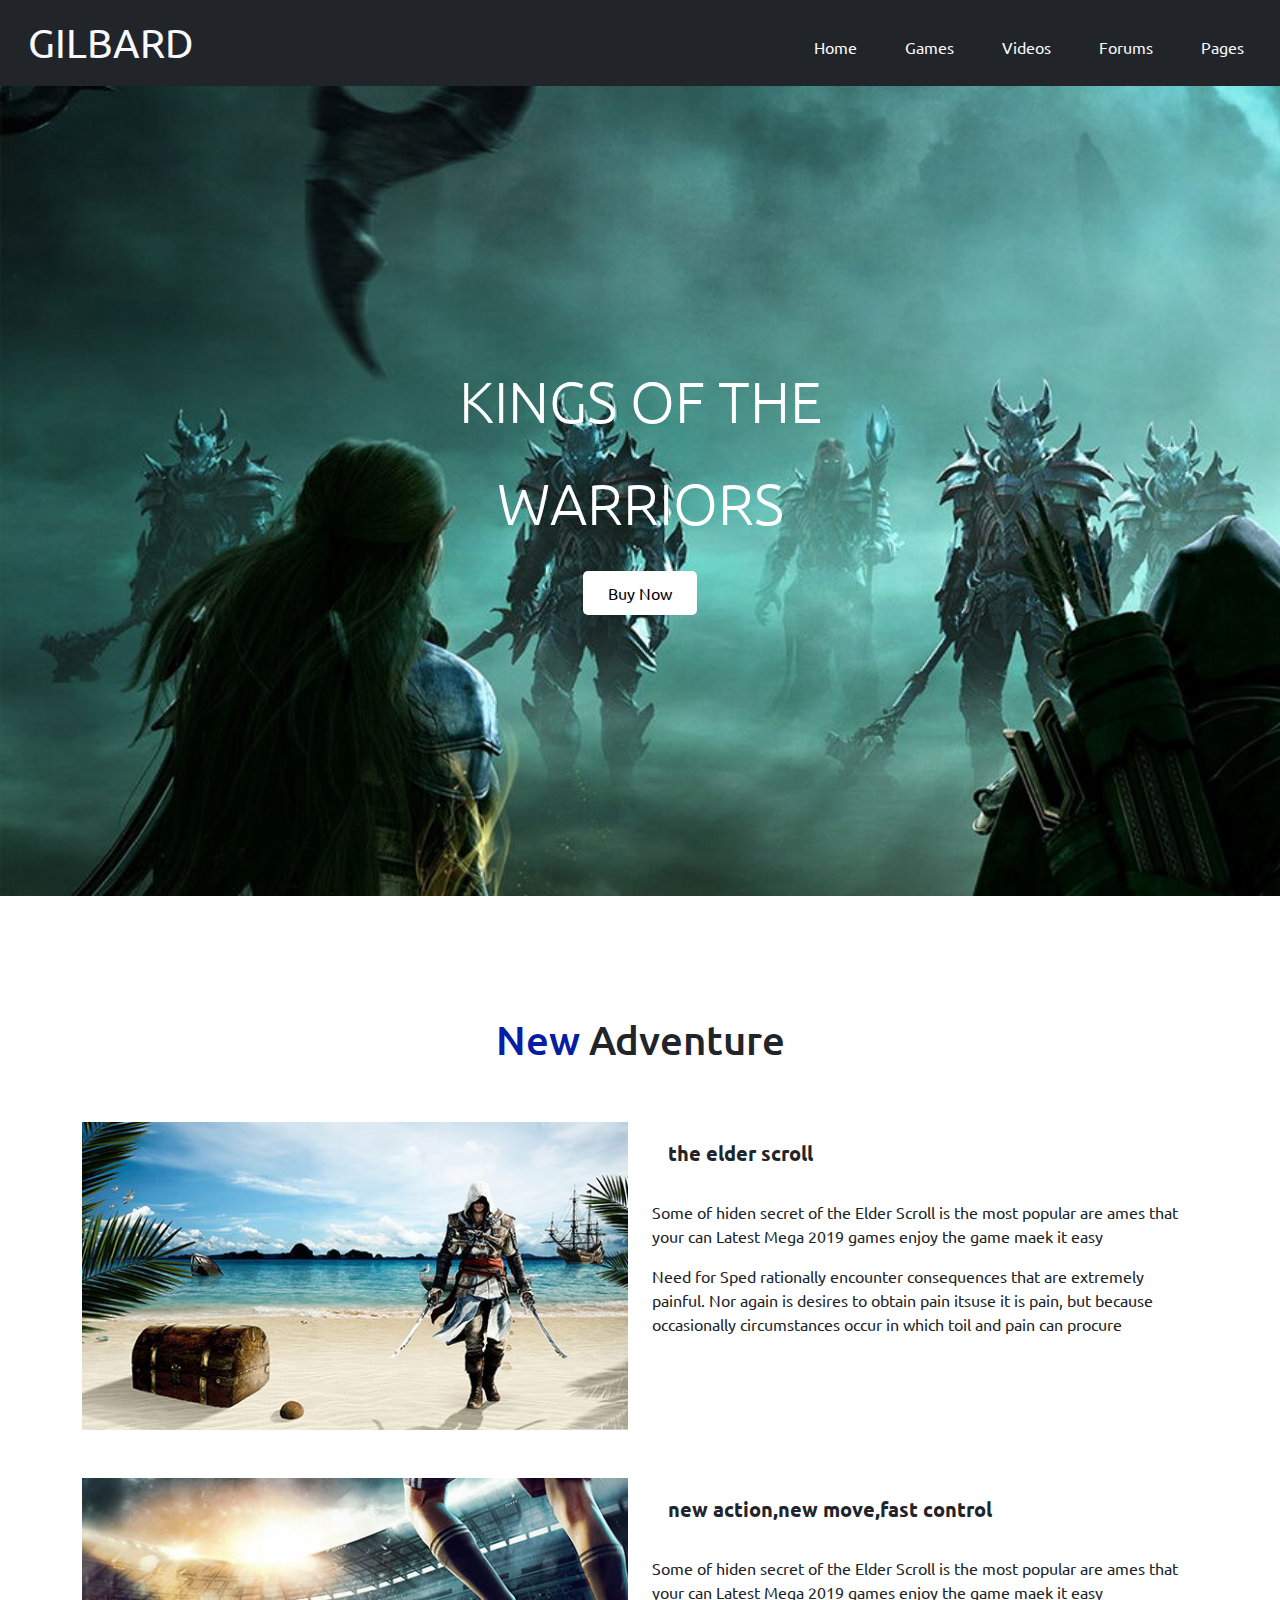
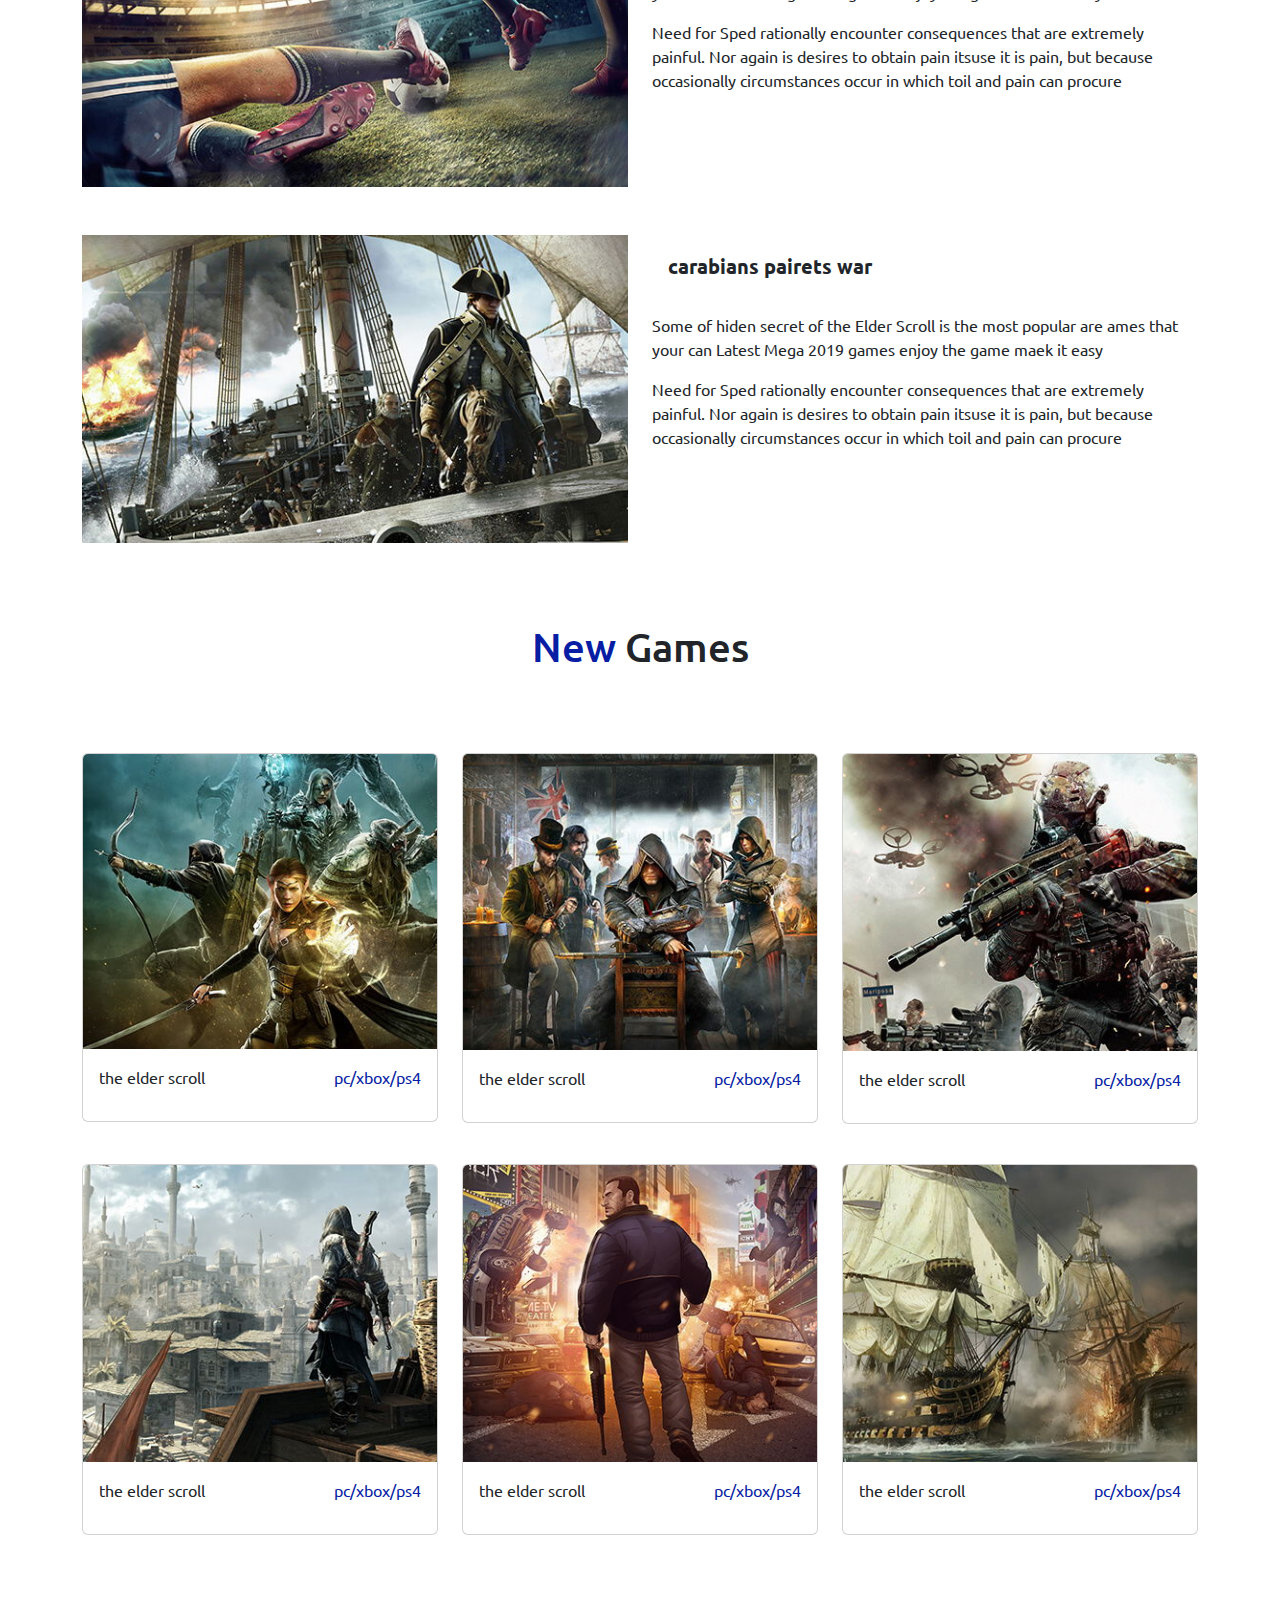
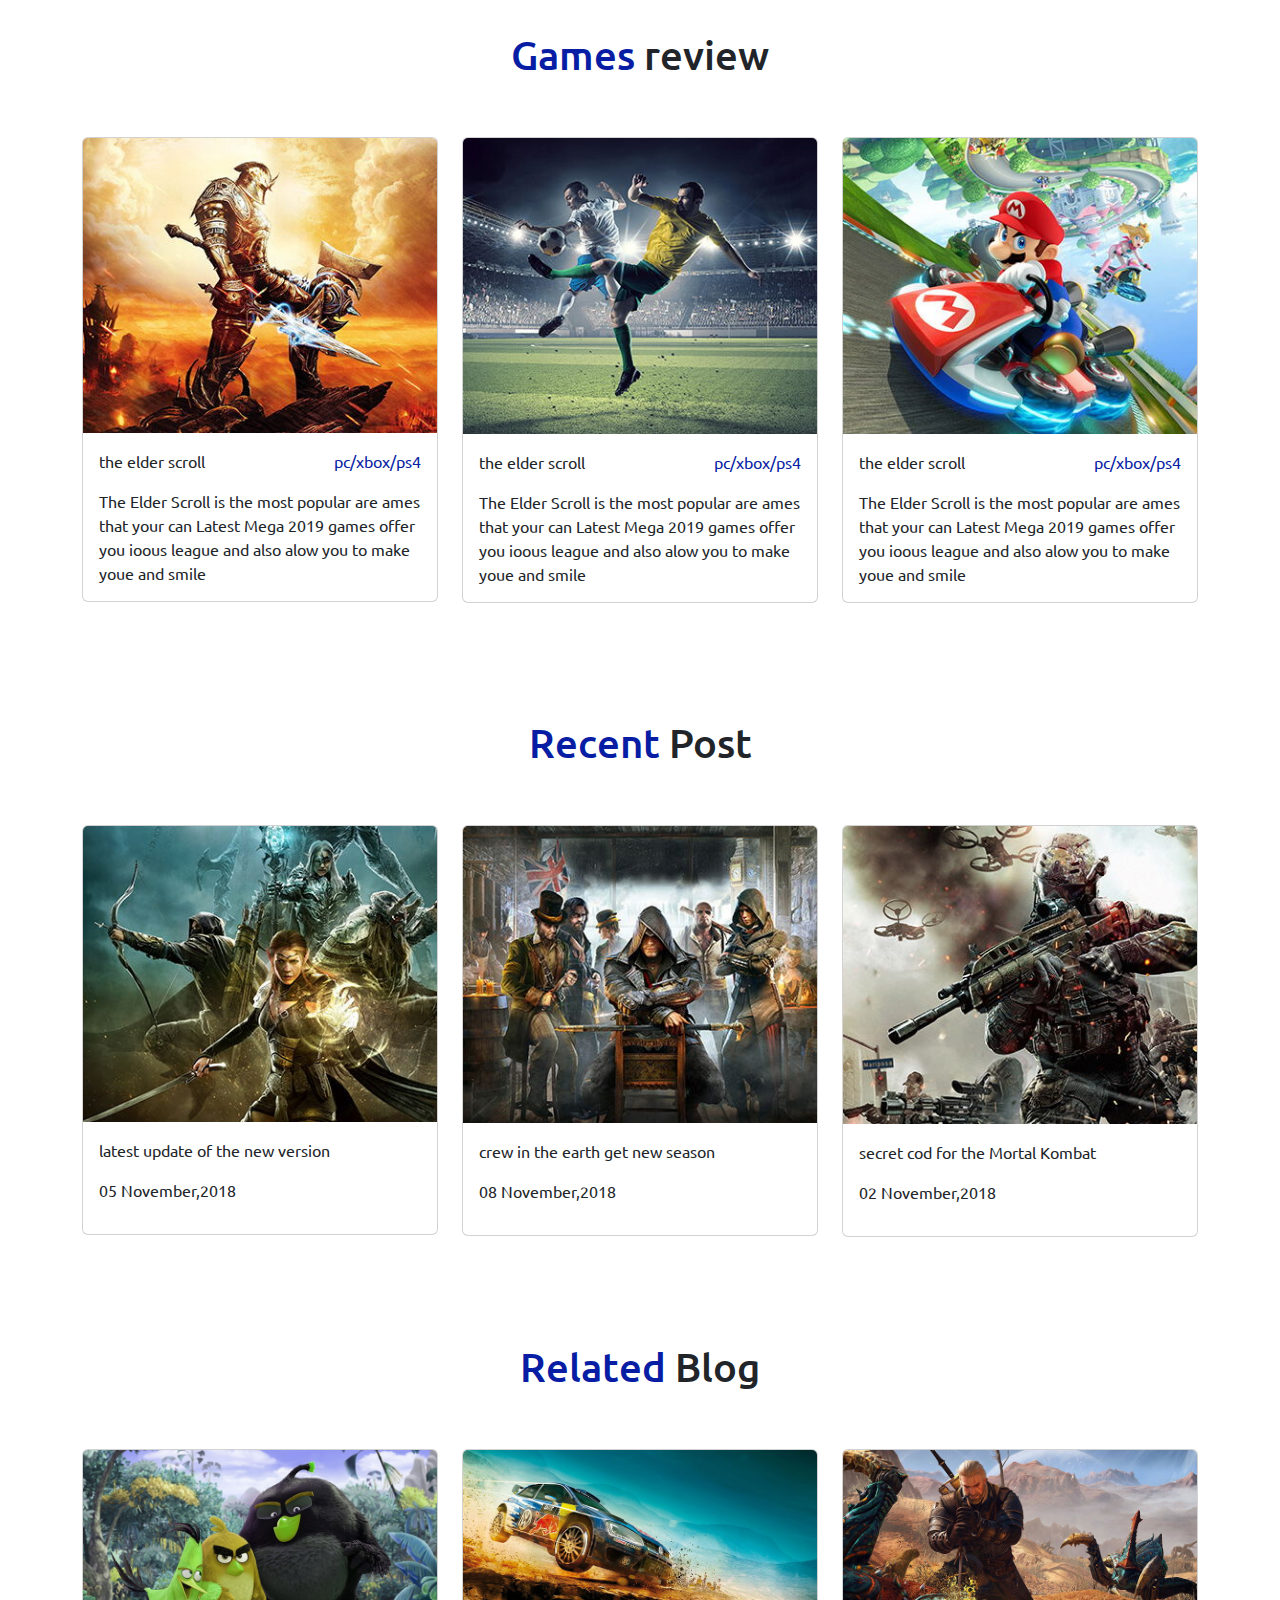
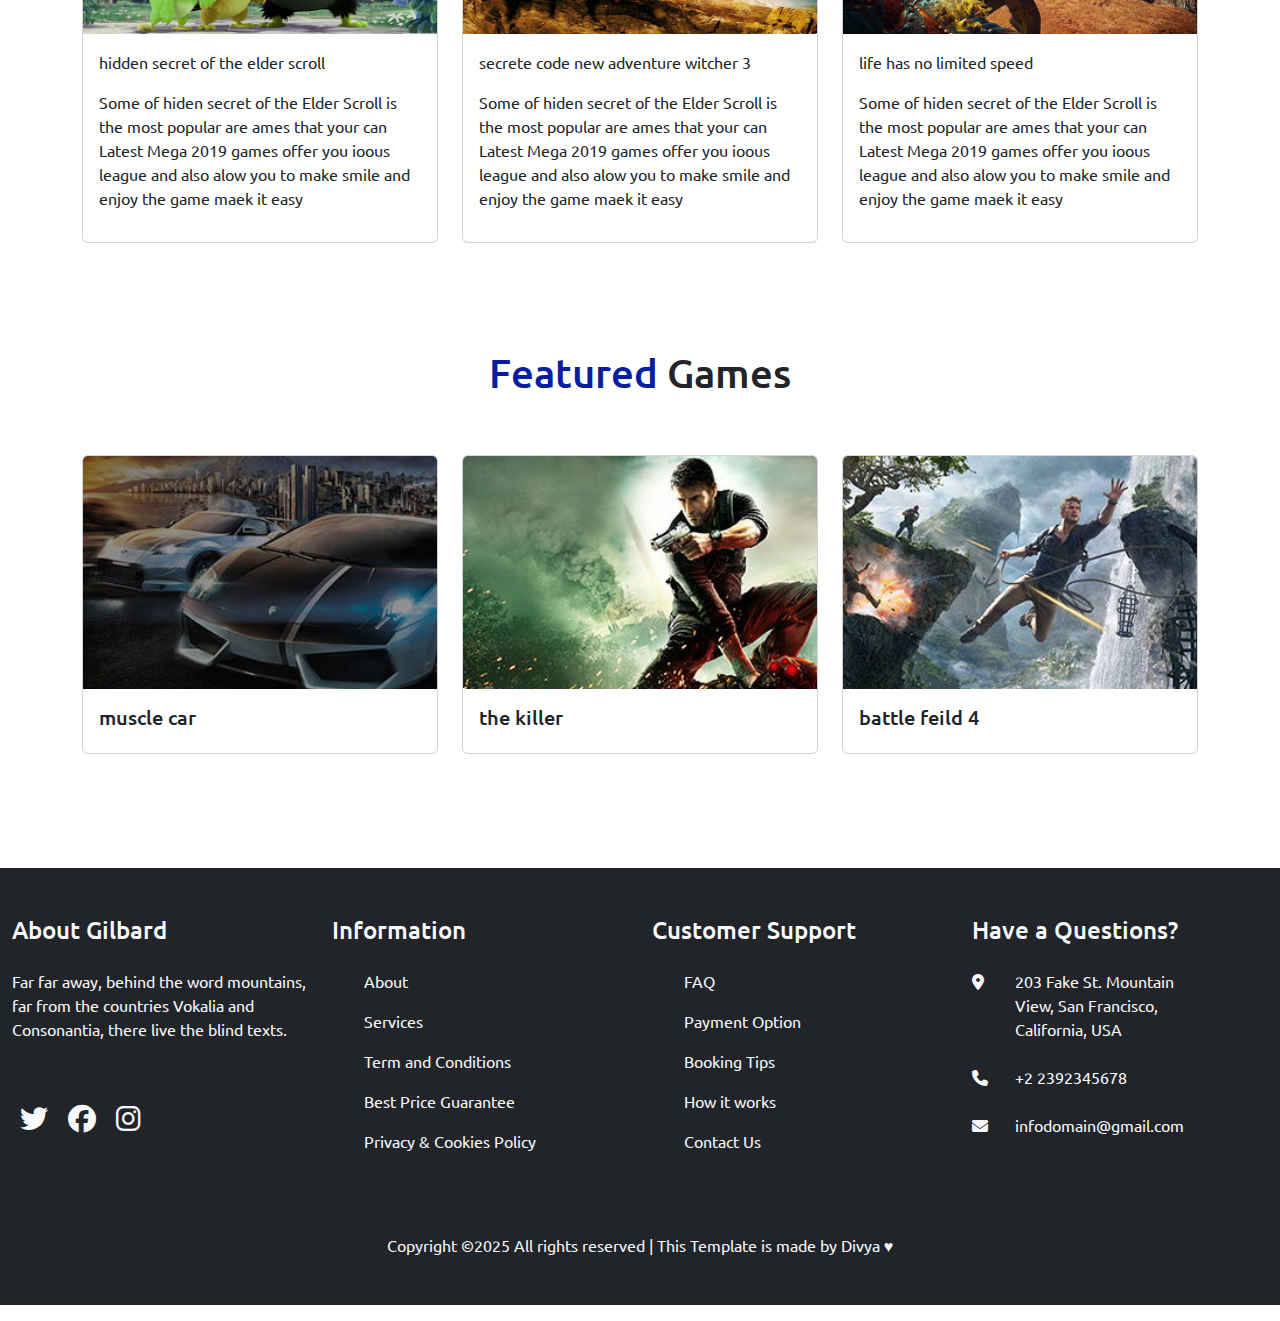
<file: Divya-Gaming-Template/index.html>
<!DOCTYPE html>
<html lang="en">
<head>
    <meta charset="UTF-8">
    <meta name="viewport" content="width=device-width, initial-scale=1.0">
    <title>Gaming</title>
    <link rel="stylesheet" href="./CSS/style.css">
    <link href="https://cdn.jsdelivr.net/npm/bootstrap@5.3.3/dist/css/bootstrap.min.css" rel="stylesheet" integrity="sha384-QWTKZyjpPEjISv5WaRU9OFeRpok6YctnYmDr5pNlyT2bRjXh0JMhjY6hW+ALEwIH" crossorigin="anonymous">
    <link rel="stylesheet" href="https://cdn.jsdelivr.net/npm/bootstrap-icons@1.11.3/font/bootstrap-icons.min.css">
    <link rel="stylesheet" href="https://cdnjs.cloudflare.com/ajax/libs/font-awesome/6.7.2/css/all.min.css">
</head>
<body>
  <!-- navbar start -->
  
  <nav class="navbar navbar-expand-lg bg-dark">
    <div class="container-fluid">
      <div class="d-flex w-100 justify-content-between align-items-center">
        <a class="navbar-brand text-light fs-1 text-uppercase ps-3" href="#">Gilbard</a>
        <button class="navbar-toggler border-0 me-3" type="button" data-bs-toggle="collapse" 
          data-bs-target="#navbarSupportedContent" aria-controls="navbarSupportedContent" 
          aria-expanded="false" aria-label="Toggle navigation">
          <i class="bi bi-list text-light fs-1"></i>
        </button>
      </div>
      <div class="collapse navbar-collapse mt-2" id="navbarSupportedContent">
        <ul class="navbar-nav ms-auto mb-2 mb-lg-0">
          <li class="nav-item px-3">
            <a class="nav-link active text-light game" href="#">Home</a>
          </li>
          <li class="nav-item px-3">
            <a class="nav-link text-light game" href="#">Games</a>
          </li>
          <li class="nav-item px-3">
            <a class="nav-link text-light game" href="#">Videos</a>
          </li>
          <li class="nav-item px-3">
            <a class="nav-link text-light game" href="#">Forums</a>
          </li>
          <li class="nav-item px-3">
            <a class="nav-link text-light game" href="#">Pages</a>
          </li>
        </ul>
      </div>
    </div>
  </nav>
   <!-- navbar end -->
  
  <!-- Hero section start-->
  <div class="hero-section">
    <div class="hero-content ">
        <h2 class="text-uppercase main-heading">Kings of the</h2>
        <h2 class="pt-4 text-uppercase main-heading" >WARRIORS</h2>
        <button type="button" class="hero-button mt-4">Buy Now</button>
    </div>
 </div>
<!--Hero section end -->
  <!-- Adventure Section start -->
   <section class="adventure">
    <div class="container">
      <h2 class="heading text-center"><span>New</span> Adventure</h2>
      <div class="row">
      <div class="col-12 col-md-6">
        <div class="adventure-img">
          <img src="./Images/Illustration/blog-2.jpg " class="img-fluid  adv-img">
        </div>
      </div>
      <div class="col-12 col-md-6 ">
        <p class="px-3 py-3"><a href="#" class="text-decoration-none text-dark text-start game fs-5 fw-bold">the elder scroll</a></p>
        <p>Some of hiden secret of the Elder Scroll is the most popular are ames that your can Latest Mega 2019 games  enjoy the game maek it easy</p>
        <p>Need for Sped rationally encounter consequences that are extremely painful. Nor again is  desires to obtain pain itsuse it is pain, but because occasionally circumstances occur in which toil and pain can procure</p>
      </div>
    </div>
    <div class="row pt-5">
      <div class="col-12 col-md-6">
        <div class="adventure-img">
          <img src="./Images/Illustration/blog-3.jpg " class="img-fluid adv-img">
        </div>
      </div>
      <div class="col-12 col-md-6">
        <p class="px-3 py-3"><a href="#" class="text-decoration-none text-dark text-start fs-5 fw-bold game">new action,new move,fast control</a></p>
        <p>Some of hiden secret of the Elder Scroll is the most popular are ames that your can Latest Mega 2019 games  enjoy the game maek it easy</p>
        <p>Need for Sped rationally encounter consequences that are extremely painful. Nor again is  desires to obtain pain itsuse it is pain, but because occasionally circumstances occur in which toil and pain can procure</p>
      </div>
    </div>
    <div class="row pt-5">
      <div class="col-12 col-md-6">
        <div class="adventure-img">
          <img src="./Images/Illustration/blog-5.jpg" class="img-fluid adv-img">
        </div>
      </div>
      <div class="col-12 col-md-6">
        <p class="px-3 py-3"><a href="#" class="text-decoration-none text-dark text-start fs-5 fw-bold game">carabians pairets war</a></p>
        <p>Some of hiden secret of the Elder Scroll is the most popular are ames that your can Latest Mega 2019 games  enjoy the game maek it easy</p>
        <p>Need for Sped rationally encounter consequences that are extremely painful. Nor again is  desires to obtain pain itsuse it is pain, but because occasionally circumstances occur in which toil and pain can procure</p>
      </div>
    </div>
    </div>
   </section>
   <!-- Adventure Section end -->
    <!-- New Game Section Start -->
     <section class="new-game">
        <div class="container">
            <h2 class="heading  text-center"><span>New</span> Games</h2>
            <div class="row justify-content-evenly">
                <div class="col-12 col-md-6 col-lg-4  pt-4 pb-3">
                    <div class="card" >
                        <img src="./Images/Illustration/game1.jpg" class="card-img-top img-fluid" alt="img">
                        <div class="card-body d-flex justify-content-between">
                          <p><a href="#" class="text-decoration-none text-dark text-start game">the elder scroll</a></p>
                          <p class="game-text1">pc/xbox/ps4</p>
                        </div>
                      </div>
                </div> 
                <div class="col-12 col-md-6 col-lg-4 pt-4 pb-3">
                    <div class="card">
                        <img src="./Images/Illustration/game2.jpg" class="card-img-top img-fluid" alt="img">
                        <div class="card-body d-flex justify-content-between">
                          <p><a href="#" class="text-decoration-none text-dark text-start game">the elder scroll</a></p>
                          <p class="game-text1">pc/xbox/ps4</p>
                        </div>
                      </div>
                </div>
                <div class="col-12 col-md-6 col-lg-4 pt-4 pb-3">
                    <div class="card" >
                        <img src="./Images/Illustration/game3.jpg" class="card-img-top img-fluid" alt="img">
                        <div class="card-body d-flex justify-content-between">
                          <p><a href="#" class="text-decoration-none text-dark text-start game">the elder scroll</a></p>
                          <p class="game-text1">pc/xbox/ps4</p>
                        </div>
                      </div>
                </div> 
                <div class="col-12 col-md-6 col-lg-4 pt-4 pb-3">
                    <div class="card" >
                        <img src="./Images/Illustration/game4.jpg" class="card-img-top img-fluid" alt="img">
                        <div class="card-body d-flex justify-content-between">
                          <p><a href="#" class="text-decoration-none text-dark text-start game">the elder scroll</a></p>
                          <p class="game-text1">pc/xbox/ps4</p>
                        </div>
                      </div>
                </div> 
                <div class="col-12 col-md-6 col-lg-4 pt-4 pb-3">
                    <div class="card" >
                        <img src="./Images/Illustration/game5.jpg" class="card-img-top img-fluid" alt="img">
                        <div class="card-body d-flex justify-content-between">
                          <p><a href="#" class="text-decoration-none text-dark text-start game">the elder scroll</a></p>
                          <p class="game-text1">pc/xbox/ps4</p>
                        </div>
                      </div>
                </div> 
                <div class="col-12 col-md-6 col-lg-4 pt-4 pb-3">
                    <div class="card" >
                        <img src="./Images/Illustration/game6.jpg" class="card-img-top img-fluid" alt="img">
                        <div class="card-body d-flex justify-content-between">
                          <p><a href="#" class="text-decoration-none text-dark text-start game">the elder scroll</a></p>
                          <p class="game-text1">pc/xbox/ps4</p>
                        </div>
                      </div>
                </div>  
            </div>
        </div>
     </section>
    <!-- New Game Section End  -->
     <!-- Game review section Start -->
      <section class="game-review">
        <div class="container">
            <h2 class="heading text-center"><span>Games</span> review</h2>
            <div class="row justify-content-evenly">
                <div class="col-12 col-md-4 pb-3">
                    <div class="card">
                        <img src="./Images/Illustration/review1.jpg" class="card-img-top img-fluid" alt="...">
                        <div class="card-body">
                          <div class=" review-info d-flex justify-content-between">
                            <p><a href="#" class="text-decoration-none text-dark text-start game">the elder scroll</a></p>
                          <p class="game-text1">pc/xbox/ps4</p>
                          </div>
                          <p class="card-text">The Elder Scroll is the most popular are ames that your can Latest Mega 2019 games offer you ioous league and also alow you to make youe and smile</p>
                        </div>
                      </div>
                </div>
                <div class="col-12 col-md-4 pb-3">
                    <div class="card" >
                        <img src="./Images/Illustration/review2.jpg" class="card-img-top img-fluid" alt="...">
                        <div class="card-body">
                          <div class=" review-info d-flex justify-content-between">
                            <p><a href="#" class="text-decoration-none text-dark text-start game">the elder scroll</a></p>
                          <p class="game-text1">pc/xbox/ps4</p>
                          </div>
                          <p class="card-text">The Elder Scroll is the most popular are ames that your can Latest Mega 2019 games offer you ioous league and also alow you to make youe and smile</p>
                        </div>
                      </div>
                </div>
                <div class="col-12 col-md-4 pb-3">
                    <div class="card" >
                        <img src="./Images/Illustration/review3.jpg" class="card-img-top img-fluid" alt="...">
                        <div class="card-body">
                          <div class=" review-info d-flex justify-content-between">
                            <p><a href="#" class="text-decoration-none text-dark text-start game">the elder scroll</a></p>
                          <p class="game-text1">pc/xbox/ps4</p>
                          </div>
                          <p class="card-text">The Elder Scroll is the most popular are ames that your can Latest Mega 2019 games offer you ioous league and also alow you to make youe and smile</p>
                        </div>
                      </div>
                </div>
            </div>
        </div>
      </section>
      <!-- Game review section End -->
      <!-- Recent post section Start -->
       <section class="recent-post">
        <div class="container">
          <h2 class="heading  text-center"><span>Recent</span> Post</h2>
            <div class="row justify-content-evenly">
                <div class="col-12 col-md-4 pb-3">
                    <div class="card">
                        <img src="./Images/Illustration/game1.jpg" class="card-img-top img-fluid" alt="...">
                        <div class="card-body">
                            <p><a href="#" class="text-decoration-none text-dark  game">latest update of the new version</a></p>
                            <p class="">05 November,2018</p>
                        </div>
                      </div>
                </div>
                <div class="col-12 col-md-4 pb-3">
                    <div class="card" >
                        <img src="./Images/Illustration/game2.jpg" class="card-img-top img-fluid" alt="...">
                        <div class="card-body">
                            <p><a href="#" class="text-decoration-none text-dark  game">crew in the earth get new season</a></p>
                            <p class="">08 November,2018</p>
                        </div>
                      </div>
                </div>
                <div class="col-12 col-md-4 pb-3">
                    <div class="card">
                        <img src="./Images/Illustration/game3.jpg" class="card-img-top img-fluid" alt="...">
                        <div class="card-body">
                            <p><a href="#" class="text-decoration-none text-dark  game">secret cod for the Mortal Kombat</a></p>
                            <p class="">02 November,2018</p>
                        </div>
                      </div>
                </div>
            </div>
        </div>
       </section>
       <!-- Recent section end -->
        <!-- blog section start -->
         <section class="blog">
          <div class="container">
            <h2 class="heading  text-center"><span>Related</span> Blog</h2>
            <div class="row">
              <div class="col-12 col-md-4 pb-3">
                <div class="card" >
                  <img src="./Images/Illustration/blog-large1.jpg" class="card-img-top img-fluid" alt="...">
                  <div class="card-body">
                    <p><a href="#" class="text-decoration-none text-dark  game">hidden secret of the elder scroll</a></p>
                    <p>Some of hiden secret of the Elder Scroll is the most popular are ames that your can Latest Mega 2019 games offer you ioous league and also alow you to make smile and enjoy the game maek it easy</p>
                  </div>
                </div>
              </div>
              <div class="col-12 col-md-4 pb-3">
                <div class="card" >
                  <img src="./Images/Illustration/blog-large2.jpg" class="card-img-top img-fluid" alt="...">
                  <div class="card-body">
                    <p><a href="#" class="text-decoration-none text-dark  game">secrete code new adventure witcher 3</a></p>
                    <p>Some of hiden secret of the Elder Scroll is the most popular are ames that your can Latest Mega 2019 games offer you ioous league and also alow you to make smile and enjoy the game maek it easy</p>
                  </div>
                </div>
              </div>
              <div class="col-12 col-md-4 pb-3">
                <div class="card" >
                  <img src="./Images/Illustration/blog-large3.jpg" class="card-img-top img-fluid" alt="...">
                  <div class="card-body">
                    <p><a href="#" class="text-decoration-none text-dark  game">life has no limited speed</a></p>
                    <p>Some of hiden secret of the Elder Scroll is the most popular are ames that your can Latest Mega 2019 games offer you ioous league and also alow you to make smile and enjoy the game maek it easy</p>
                  </div>
                </div>
              </div>
            </div>
          </div>
         </section>
         <!-- blog section end -->
        
        <!-- featured games start -->
         <section class="featured-game">
          <div class="container">
            <h2 class="heading  text-center"><span>Featured</span> Games</h2>
            <div class="row">
              <div class="col-12 col-md-4 pb-3">
                <div class="card" >
                  <img src="./Images/Illustration/sidebar-banner2.jpg" class="card-img-top" alt="...">
                  <div class="card-body">
                    <h5 class="card-title">muscle car</h5> 
                  </div>
                </div>
              </div>
              <div class="col-12 col-md-4 pb-3">
                <div class="card" >
                  <img src="./Images/Illustration/sidebar-banner3.jpg" class="card-img-top" alt="...">
                  <div class="card-body">
                    <h5 class="card-title">the killer</h5> 
                  </div>
                </div>
              </div>
              <div class="col-12 col-md-4 pb-3">
                <div class="card" >
                  <img src="./Images/Illustration/sidebar-banner4.jpg" class="card-img-top" alt="...">
                  <div class="card-body">
                    <h5 class="card-title">battle feild 4</h5> 
                  </div>
                </div>
              </div>
            </div>
          </div>

         </section>
    <!-- featured game end -->
     <!-- footer section start -->
     <section class="footer mt-5 bg-dark">
      <div class="container-fluid">
      <div class="row justify-content-evenly">
        <div class="col-12 col-md-6 col-lg-3">
          <h2 class="text-light pt-5 pb-3 fs-4">About Gilbard</h2>
          <p class=" text-light ">Far far away, behind the word mountains, far from the countries
           Vokalia and Consonantia, there live the blind texts.</p>
           <div class="footer-icons pt-5">
            <i class="fa-brands fa-twitter  text-light ps-2 pe-3 fs-3"></i>
            <i class="fa-brands fa-facebook text-light pe-3 fs-3"></i>
            <i class="fa-brands fa-instagram text-light pe-3 fs-3"></i>
           </div>
        </div>
        <div class="col-12 col-md-6 col-lg-3">
          <h2 class="text-light pt-5 pb-3 fs-4">Information</h2>
          <ul>
            <li class="pb-3"><a href="#" class="text-decoration-none text-light">About</a></li>
            <li class="pb-3"><a href="#" class="text-decoration-none text-light">Services</a></li>
            <li class="pb-3"><a href="#" class="text-decoration-none text-light">Term and Conditions</a></li>
            <li class="pb-3"><a href="#" class="text-decoration-none text-light">Best Price Guarantee</a></li>
            <li class="pb-3"><a href="#" class="text-decoration-none text-light">Privacy & Cookies Policy</a></li>
          </ul>
        </div>
        <div class="col-12 col-md-6 col-lg-3">
          <h2 class="text-light pt-5 pb-3 fs-4">Customer Support</h2>
          <ul>
            <li class="pb-3"><a href="#" class="text-decoration-none text-light">FAQ</a></li>
            <li class="pb-3"><a href="#" class="text-decoration-none text-light">Payment Option</a></li>
            <li class="pb-3"><a href="#" class="text-decoration-none text-light">Booking Tips</a></li>
            <li class="pb-3"><a href="#" class="text-decoration-none text-light">How it works</a></li>
            <li class="pb-3"><a href="#" class="text-decoration-none text-light">Contact Us</a></li>
          </ul>
        </div>
        <div class="col-12 col-md-6 col-lg-3">
          <h2 class="text-light pt-5 pb-3 fs-4">Have a Questions?</h2>
          <div class=" row">
            <div class="col-1">
              <i class="fa-solid fa-location-dot text-light  "></i>
            </div>
             <div class="col-8">
              <p class="text-light ps-3 pb-2">203 Fake St. Mountain View, San Francisco, California, USA</p>
            </div>  
          </div>
          <div class=" row">
            <div class="col-1">
              <i class="fa-solid fa-phone text-light "></i>
            </div>
             <div class="col-8"><p class="text-light ps-3 pb-2"> +2 2392345678</p>
            </div>  
          </div>
          <div class=" row">
            <div class="col-1">
              <i class="fa-solid fa-envelope text-light "></i>
            </div>
             <div class="col-8">
              <p class="text-light ps-3 pb-2">infodomain@gmail.com</p>
            </div>  
          </div>
        </div>
      </div>
      <p class="text-center text-light  pb-5 pt-5">Copyright &copy;2025 All rights reserved | This Template is made by Divya &hearts; </p>
    </div>
     </section>
     
     <!-- footer-section end -->
    <script src="https://cdn.jsdelivr.net/npm/bootstrap@5.3.3/dist/js/bootstrap.bundle.min.js" integrity="sha384-YvpcrYf0tY3lHB60NNkmXc5s9fDVZLESaAA55NDzOxhy9GkcIdslK1eN7N6jIeHz" crossorigin="anonymous"></script>
</body>
</html>
</file>
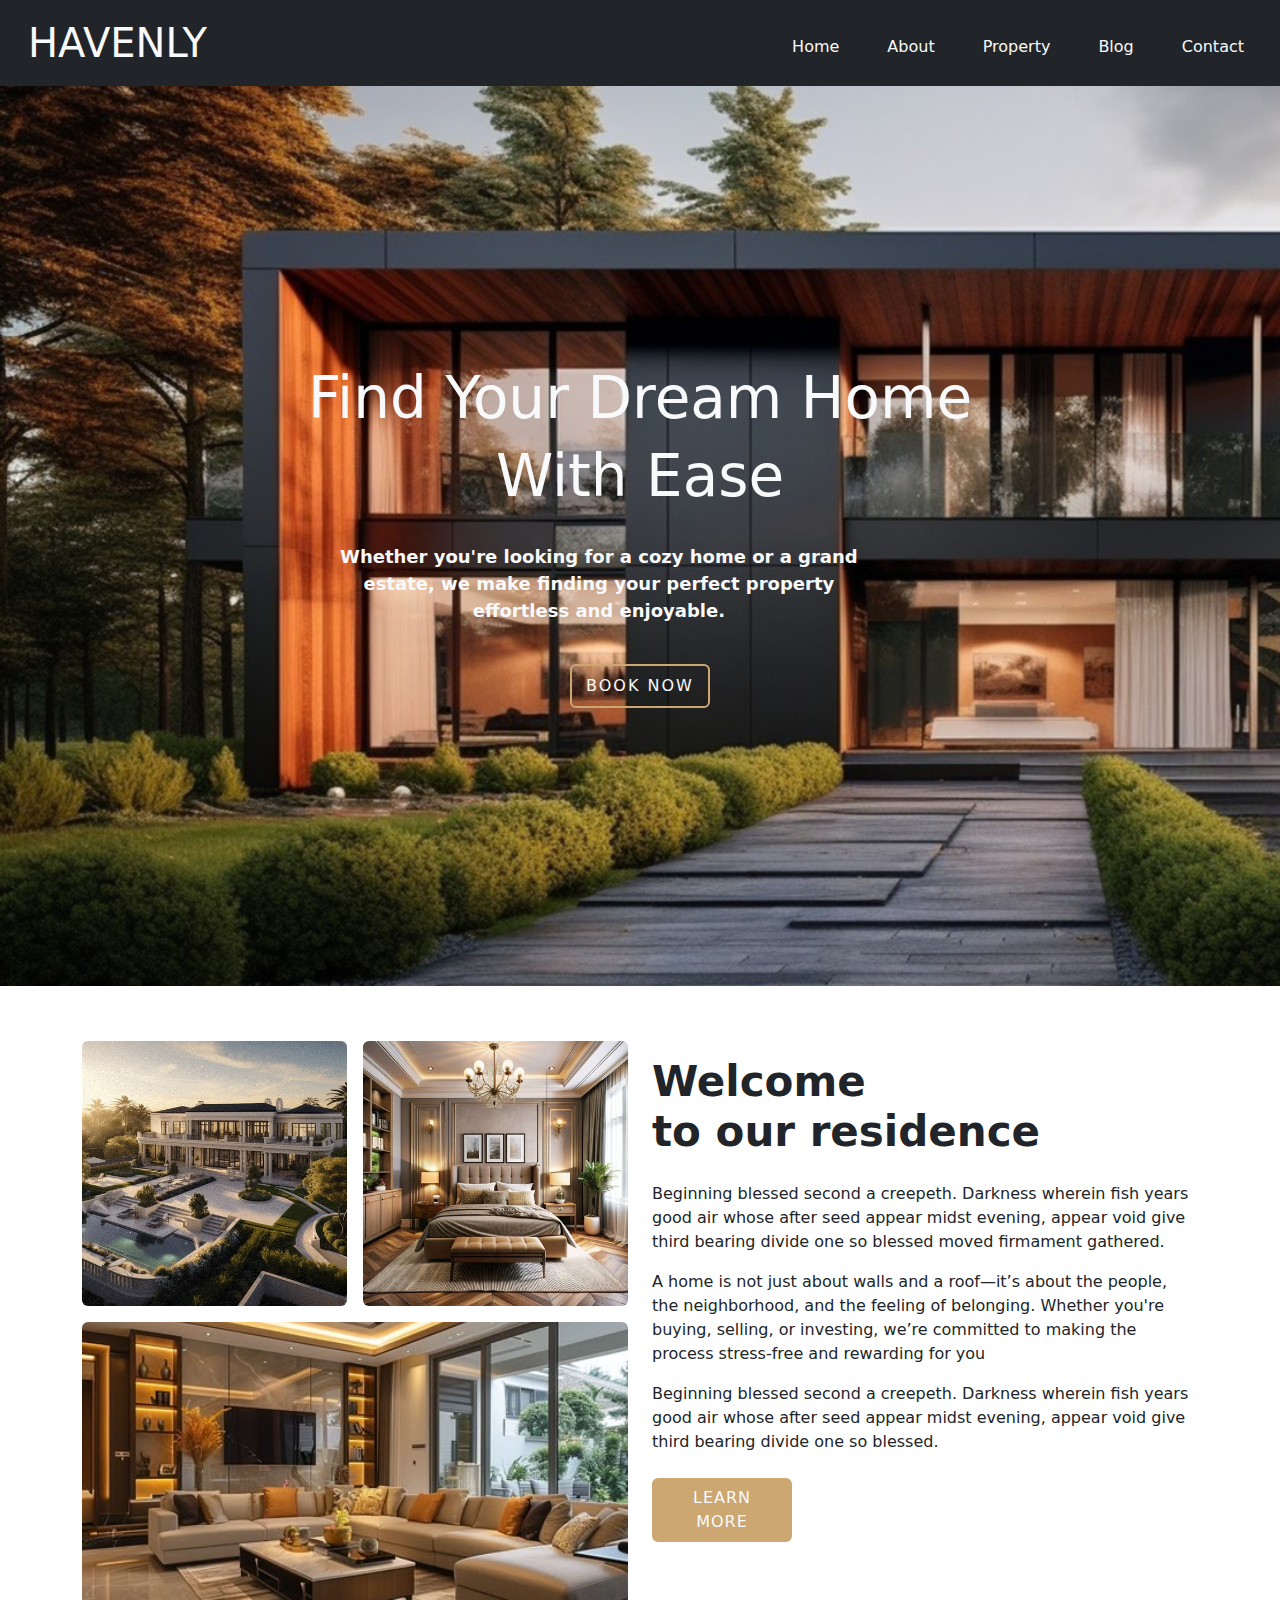
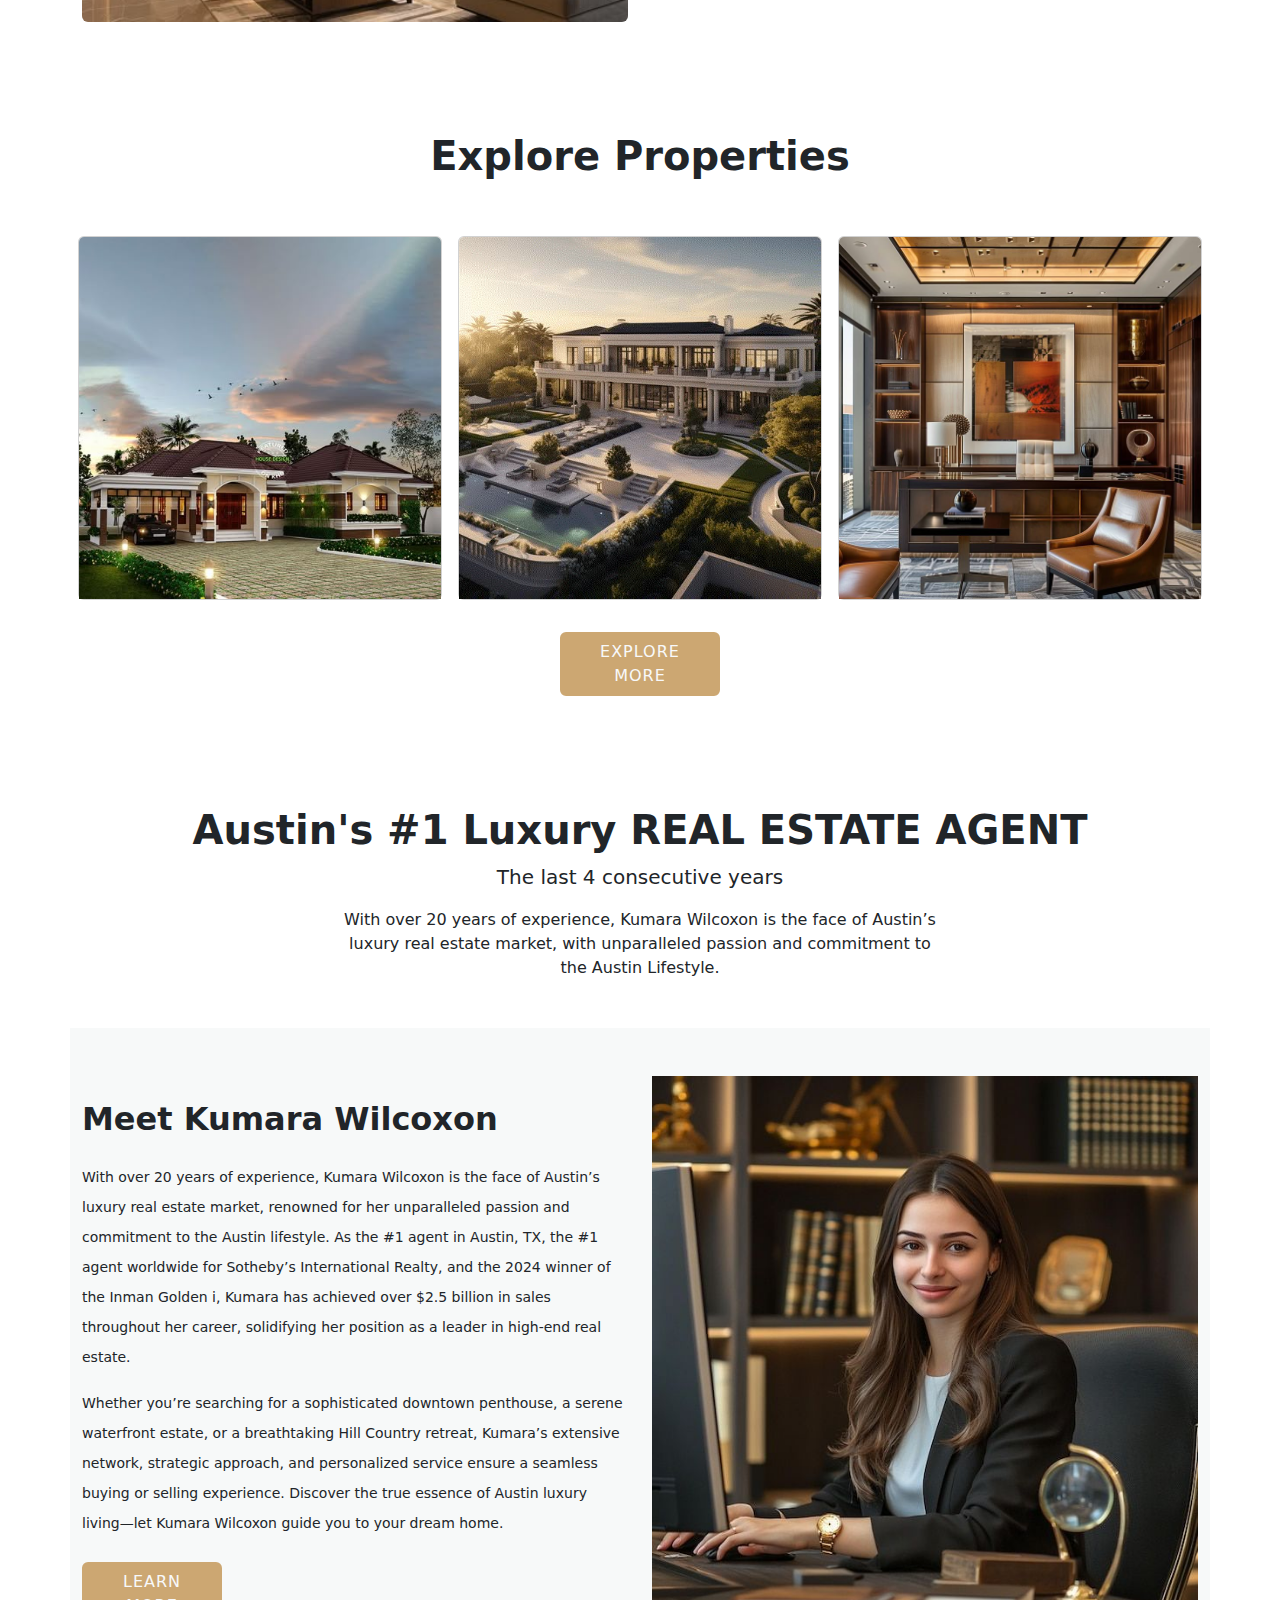
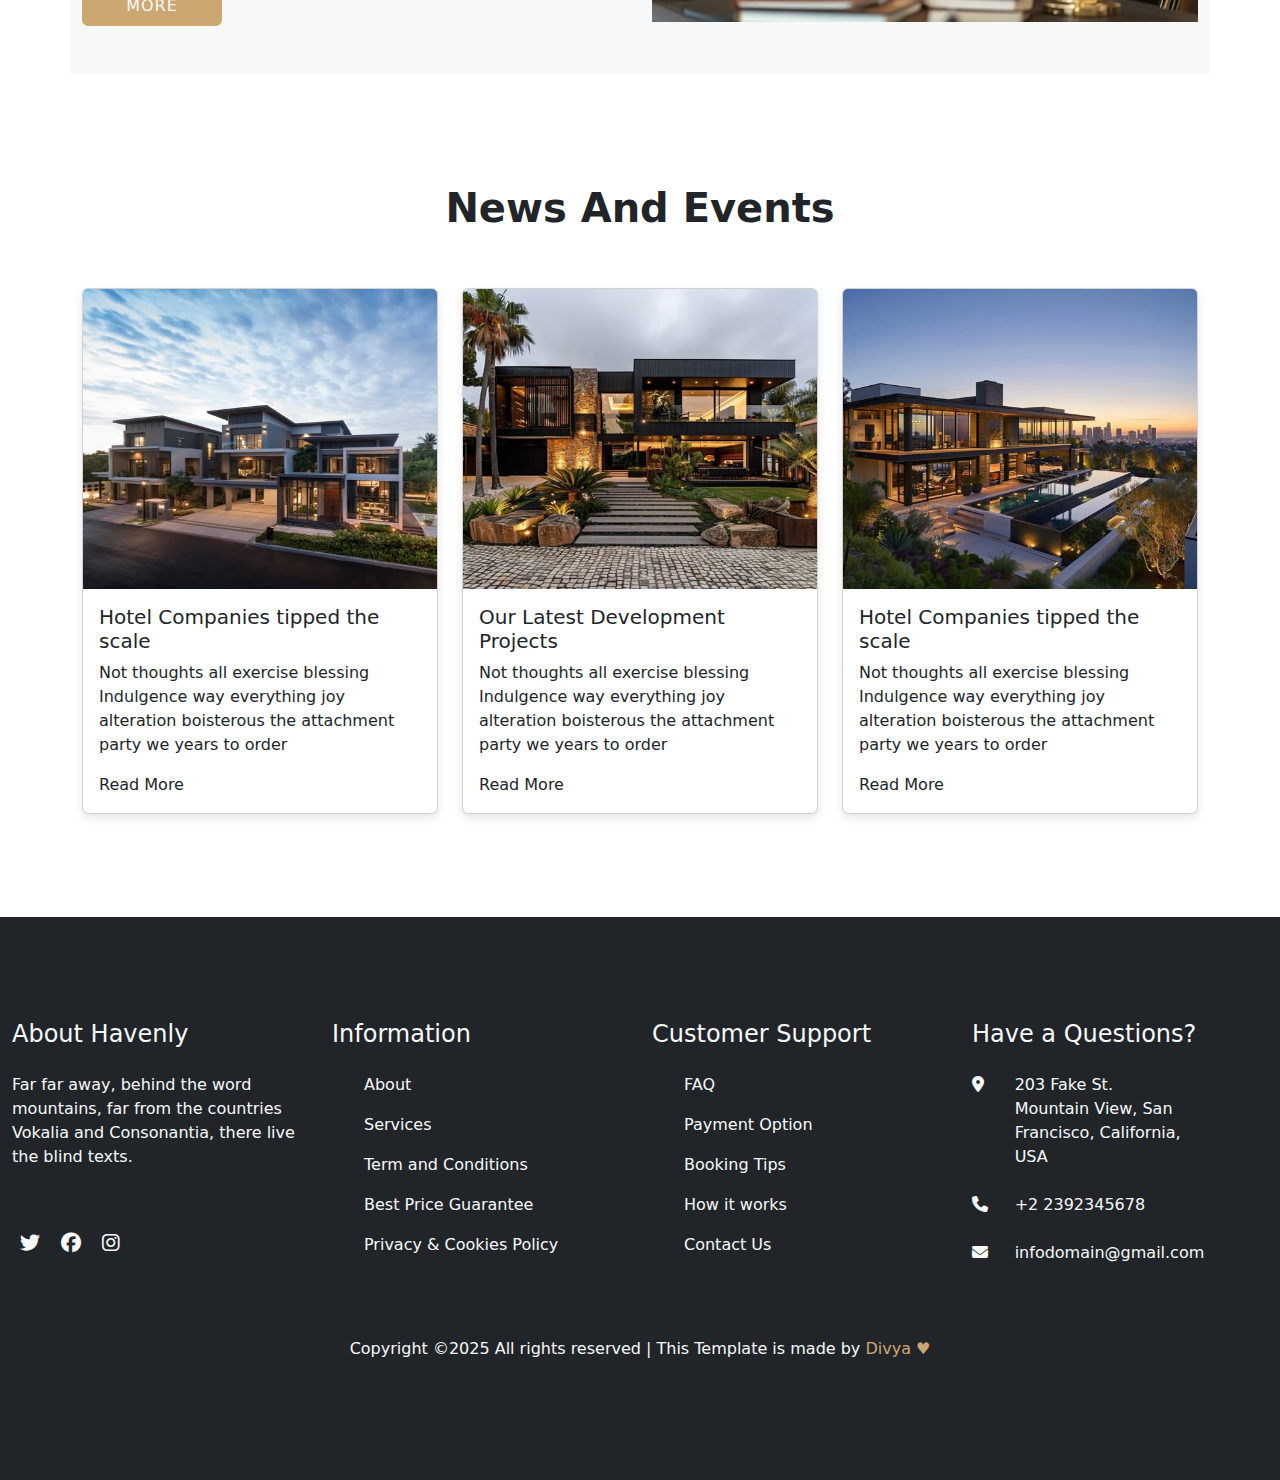
<file: Divya-Real_Estate-Template/index.html>
<!DOCTYPE html>
<html lang="en">
<head>
    <meta charset="UTF-8">
    <meta name="viewport" content="width=device-width, initial-scale=1.0">
    <title>Real Estate</title>
    <link rel="stylesheet" href="./CSS/style.css">
    <link rel="stylesheet" href="https://cdn.jsdelivr.net/npm/bootstrap-icons@1.11.3/font/bootstrap-icons.min.css">
    <link href="https://cdn.jsdelivr.net/npm/bootstrap@5.3.3/dist/css/bootstrap.min.css" rel="stylesheet" integrity="sha384-QWTKZyjpPEjISv5WaRU9OFeRpok6YctnYmDr5pNlyT2bRjXh0JMhjY6hW+ALEwIH" crossorigin="anonymous">
    <link rel="stylesheet" href="https://cdnjs.cloudflare.com/ajax/libs/font-awesome/6.7.2/css/all.min.css">
</head>
<body>
    <!-- navbar start -->
  <nav class="navbar navbar-expand-lg bg-dark">
    <div class="container-fluid">
      <div class="d-flex w-100 justify-content-between align-items-center">
        <a class="navbar-brand text-light fs-1 text-uppercase ps-3" href="#"> Havenly</a>
        <button class="navbar-toggler border-0 me-3" type="button" data-bs-toggle="collapse" 
          data-bs-target="#navbarSupportedContent" aria-controls="navbarSupportedContent" 
          aria-expanded="false" aria-label="Toggle navigation">
          <i class="bi bi-list text-light fs-1"></i>
        </button>
      </div>
      <div class="collapse navbar-collapse mt-2" id="navbarSupportedContent">
        <ul class="navbar-nav ms-auto mb-2 mb-lg-0">
          <li class="nav-item px-3">
            <a class="nav-link active text-light nav-bar" href="index.html">Home</a>
          </li>
          <li class="nav-item px-3">
            <a class="nav-link text-light nav-bar" href="about.html">About</a>
          </li>
          <li class="nav-item px-3">
            <a class="nav-link text-light nav-bar" href="property.html">Property</a>
          </li>
          <li class="nav-item px-3">
            <a class="nav-link text-light nav-bar " href="blog.html">Blog</a>
          </li>
          <li class="nav-item px-3">
            <a class="nav-link text-light nav-bar " href="contact.html">Contact</a>
          </li>
        </ul>
      </div>
    </div>
  </nav>
   <!-- navbar end -->
    <!-- Hero Section Start -->
    <section class="hero d-flex justify-content-center align-items-center text-center ">
        <div class="hero-content">
            <h1 class="text-light">Find Your Dream Home</h1>
            <h1 class="text-light">With Ease</h1>
            <p class=" text-light p-1 p-sm-3 m-1 m-sm-3 ">Whether you're looking for a cozy home or a grand estate, we make finding your perfect property effortless and enjoyable.</p>
            <a href="#" class="btn  bg-transperent  text-light fw-6 text-uppercase p-lg-2  w-sm-50 hero-btn mt-2 ">Book Now</a>
        </div>
    </section>
     <!-- Hero section End -->

    
     <!-- welcome section start -->
     <section>
        <div class="container">
            <div class="row">
                <div class="col-12 col-md-6">
                    <div class="row g-3  g-md-3">
                        <div class="col-6">
                            <img src="./Images/Illustartion/img-1.jpg" class="img-fluid rounded w-100 h-100 object-fit-cover">
                        </div>
                        <div class="col-6">
                            <img src="./Images/Illustartion/img2.jpg" class="img-fluid rounded w-100 h-100 object-fit-cover">
                        </div>
                        <div class="col-12">
                            <img src="./Images/Illustartion/img3.jpg" class="img-fluid rounded w-100  object-fit-cover img3">
                        </div>
                    </div>
                </div>
                <div class="col-12 col-md-6 pt-3">
                    <h2 class="welcome-heading">Welcome<br>to our residence</h2>
                    <p class="pt-3">Beginning blessed second a creepeth. Darkness wherein fish years good air whose after seed appear midst evening, appear void give third bearing divide one so blessed moved firmament gathered.</p>
                    <p>A home is not just about walls and a roof—it’s about the people, the neighborhood, and the feeling of belonging. Whether you're buying, selling, or investing, we’re committed to making the process stress-free and rewarding for you</p>
                    <p>Beginning blessed second a creepeth. Darkness wherein fish years good air whose after seed appear midst evening, appear void give third bearing divide one so blessed.</p>
                    <a href="#" class="btn button2 text-uppercase mt-2 text-light">Learn More</a>
                </div>
            </div>
        </div>
    </section>
    <!-- welcome section end -->

    <!--Property section start -->
    <section>
        <div class="container">
            <h2 class="text-center heading pb-5">Explore Properties</h2>
            <div class="row">
              <div class="col-12 col-md-4 mb-3 mb-md-0 px-2">
                <div class="card">
                    <img src="./Images/Illustartion/property-1.jpg" class="card-img-top img-fluid" alt="...">  
                  </div>
            </div>

            <div class="col-12 col-md-4 mb-3 mb-md-0 px-2">
                <div class="card">
                    <img src="./Images/Illustartion/img-1.jpg" class="card-img-top img-fluid" alt="...">  
                  </div>
            </div>
            <div class="col-12 col-md-4 mb-3 mb-md-0 px-2">
                <div class="card">
                    <img src="./Images/Illustartion/property-4.jpg" class="card-img-top img-fluid" alt="...">  
                  </div>
            </div>
            </div>
            <div class="d-flex justify-content-center mt-4 mb-3 mb-md-0 px-2">
                <a href="#" class="btn button3 text-uppercase mt-2 text-light">Explore More</a>
            </div>
        </div>
     </section>
     <!-- Property section end -->

    <!-- Agent section start -->
     <section>
        <div class="container">
            <div class="agent-heading">
                <h2 class="text-center heading">Austin's #1 Luxury REAL ESTATE AGENT</h2>
                <p class="text-center fs-5">The last 4 consecutive years</p>
                <p class="text-center sub-para pb-5">With over 20 years of experience, Kumara Wilcoxon is the face of Austin’s luxury real estate market, with unparalleled passion and commitment to the Austin Lifestyle. </p>
            </div>
            <div class="row py-5 agent-div">
                  <div class="col-12 col-lg-6  ">
                    <h2 class="agent-name pt-4 pb-3">Meet Kumara Wilcoxon</h2>
                    <p class="agent-info">With over 20 years of experience, Kumara Wilcoxon is the face of Austin’s luxury real estate market, renowned for her unparalleled passion and commitment to the Austin lifestyle. As the #1 agent in Austin, TX, the #1 agent worldwide for Sotheby’s International Realty, and the 2024 winner of the Inman Golden i, Kumara has achieved over $2.5 billion in sales throughout her career, solidifying her position as a leader in high-end real estate.</p>
                    <p class="agent-info">Whether you’re searching for a sophisticated downtown penthouse, a serene waterfront estate, or a breathtaking Hill Country retreat, Kumara’s extensive network, strategic approach, and personalized service ensure a seamless buying or selling experience. Discover the true essence of Austin luxury living—let Kumara Wilcoxon guide you to your dream home.</p>
                    <a href="#" class="btn button2 text-uppercase   mt-2 mb-3 mb-lg-0 text-light">Learn More</a>
                </div>
                  <div class="col-12 col-lg-6">
                    <img src="./Images/Illustartion/agent.jpg" alt="" class="img-fluid w-100 h-auto object-fit-cover agent-img">
                  </div>
            </div>
        </div>
     </section>
    <!-- Agent section End -->

    <!-- News and Event section start -->
     <section>
        <div class="container">
            <h2 class="text-center heading pb-5">News And Events</h2>
            <div class="row">
              <div class="col-12 col-md-4 mb-3 mb-md-0">
                <div class="card news-card">
                    <img src="./Images/Illustartion/news-1.jpg" class="card-img-top img-fluid news-img" alt="...">
                    <div class="card-body">
                      <h5 class="card-title"><a href="#" class="text-decoration-none text-dark news-heading ">Hotel Companies tipped the scale</a></h5>
                      <p class="card-text">Not thoughts all exercise blessing Indulgence way everything joy alteration boisterous the attachment party we years to order</p>
                      <a href="#" class="text-decoration-none text-dark news-heading ">Read More</a>
                    </div>
                  </div>
              </div>
              <div class="col-12 col-md-4 mb-3 mb-md-0">
                <div class="card news-card">
                    <img src="./Images/Illustartion/news2.jpg" class="card-img-top img-fluid news-img" alt="...">
                    <div class="card-body">
                      <h5 class="card-title "><a href="#" class="text-decoration-none text-dark news-heading ">Our Latest Development Projects</a></h5>
                      <p class="card-text">Not thoughts all exercise blessing Indulgence way everything joy alteration boisterous the attachment party we years to order</p>
                      <a href="#" class="text-decoration-none text-dark news-heading ">Read More</a>
                    </div>
                  </div>
              </div>
              <div class="col-12 col-md-4 mb-3 mb-md-0">
                <div class="card news-card">
                    <img src="./Images/Illustartion/news3.jpg" class="card-img-top img-fluid news-img" alt="...">
                    <div class="card-body">
                      <h5 class="card-title"><a href="#" class="text-decoration-none text-dark news-heading ">Hotel Companies tipped the scale</a></h5>
                      <p class="card-text">Not thoughts all exercise blessing Indulgence way everything joy alteration boisterous the attachment party we years to order</p>
                      <a href="#" class="text-decoration-none text-dark news-heading ">Read More</a>
                    </div>
                  </div>
              </div>
            </div>
        </div>
     </section>
     <!-- News and Event section End -->

     
     <!-- footer section start -->
     <section class="footer mt-5 bg-dark">
        <div class="container-fluid">
        <div class="row justify-content-evenly">
          <div class="col-12 col-md-6 col-lg-3">
            <h2 class="text-light pt-5 pb-3 fs-4">About Havenly</h2>
            <p class=" text-light ">Far far away, behind the word mountains, far from the countries
             Vokalia and Consonantia, there live the blind texts.</p>
             <div class="footer-icons pt-5">
              <i class="fa-brands fa-twitter  text-light ps-2 pe-3 fs-5"></i>
              <i class="fa-brands fa-facebook text-light pe-3 fs-5"></i>
              <i class="fa-brands fa-instagram text-light pe-3 fs-5"></i>
             </div>
          </div>
          <div class="col-12 col-md-6 col-lg-3">
            <h2 class="text-light pt-5 pb-3 fs-4">Information</h2>
            <ul>
              <li class="pb-3"><a href="#" class="text-decoration-none text-light footer-list">About</a></li>
              <li class="pb-3"><a href="#" class="text-decoration-none text-light footer-list">Services</a></li>
              <li class="pb-3"><a href="#" class="text-decoration-none text-light footer-list">Term and Conditions</a></li>
              <li class="pb-3"><a href="#" class="text-decoration-none text-light footer-list">Best Price Guarantee</a></li>
              <li class="pb-3"><a href="#" class="text-decoration-none text-light footer-list">Privacy & Cookies Policy</a></li>
            </ul>
          </div>
          <div class="col-12 col-md-6 col-lg-3">
            <h2 class="text-light pt-5 pb-3 fs-4">Customer Support</h2>
            <ul>
              <li class="pb-3"><a href="#" class="text-decoration-none text-light footer-list">FAQ</a></li>
              <li class="pb-3"><a href="#" class="text-decoration-none text-light footer-list">Payment Option</a></li>
              <li class="pb-3"><a href="#" class="text-decoration-none text-light footer-list">Booking Tips</a></li>
              <li class="pb-3"><a href="#" class="text-decoration-none text-light footer-list">How it works</a></li>
              <li class="pb-3"><a href="#" class="text-decoration-none text-light footer-list">Contact Us</a></li>
            </ul>
          </div>
          <div class="col-12 col-md-6 col-lg-3">
            <h2 class="text-light pt-5 pb-3 fs-4">Have a Questions?</h2>
            <div class=" row">
              <div class="col-1">
                <i class="fa-solid fa-location-dot text-light  "></i>
              </div>
               <div class="col-8">
                <p class="text-light ps-3 pb-2">203 Fake St. Mountain View, San Francisco, California, USA</p>
              </div>  
            </div>
            <div class=" row">
              <div class="col-1">
                <i class="fa-solid fa-phone text-light "></i>
              </div>
               <div class="col-8"><p class="text-light ps-3 pb-2"> +2 2392345678</p>
              </div>  
            </div>
            <div class=" row">
              <div class="col-1">
                <i class="fa-solid fa-envelope text-light "></i>
              </div>
               <div class="col-8">
                <p class="text-light ps-3 pb-2">infodomain@gmail.com</p>
              </div>  
            </div>
          </div>
        </div>
        <p class="text-center text-light  pb-5 pt-5">Copyright &copy;2025 All rights reserved | This Template is made by <span class="footer-text">Divya &hearts;</span> </p>
      </div>
       </section>
       
       <!-- footer-section end -->
     
    <script src="https://cdn.jsdelivr.net/npm/bootstrap@5.3.3/dist/js/bootstrap.bundle.min.js" integrity="sha384-YvpcrYf0tY3lHB60NNkmXc5s9fDVZLESaAA55NDzOxhy9GkcIdslK1eN7N6jIeHz" crossorigin="anonymous"></script>
</body>
</html>
</file>
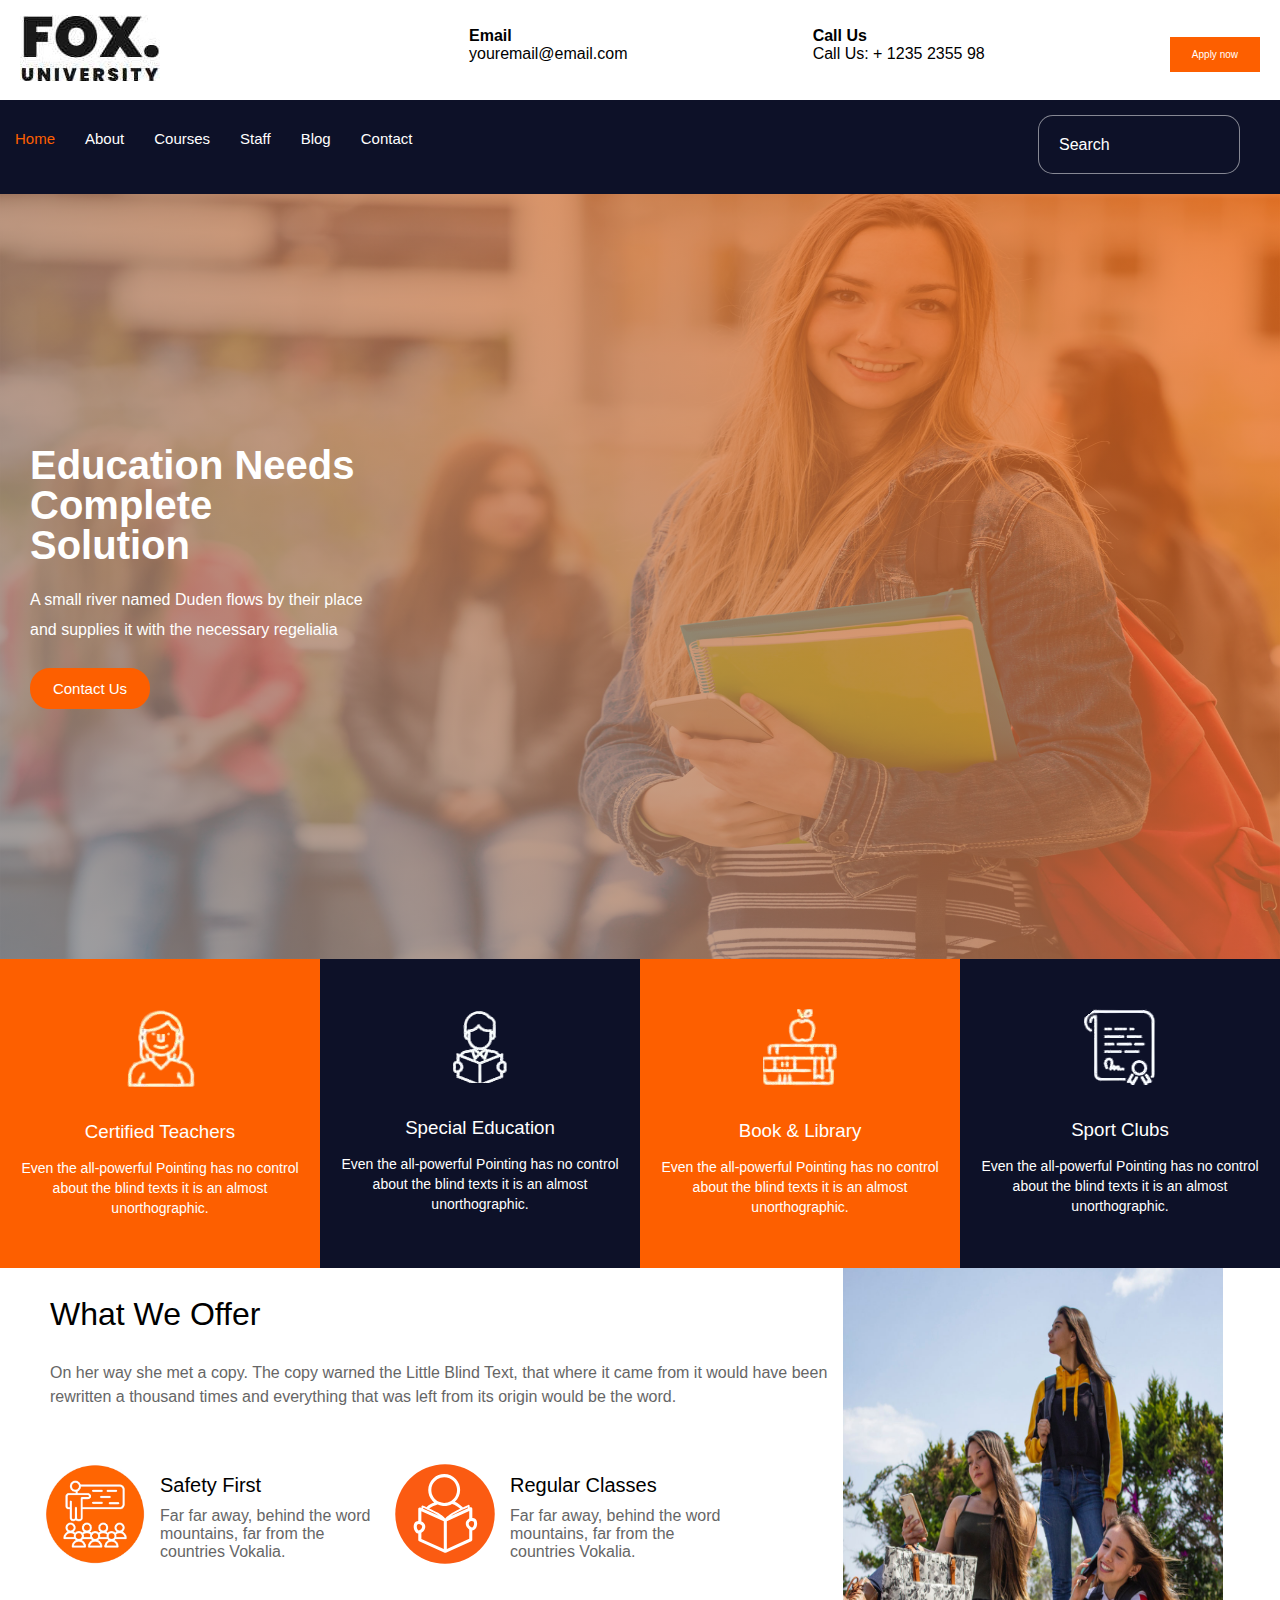
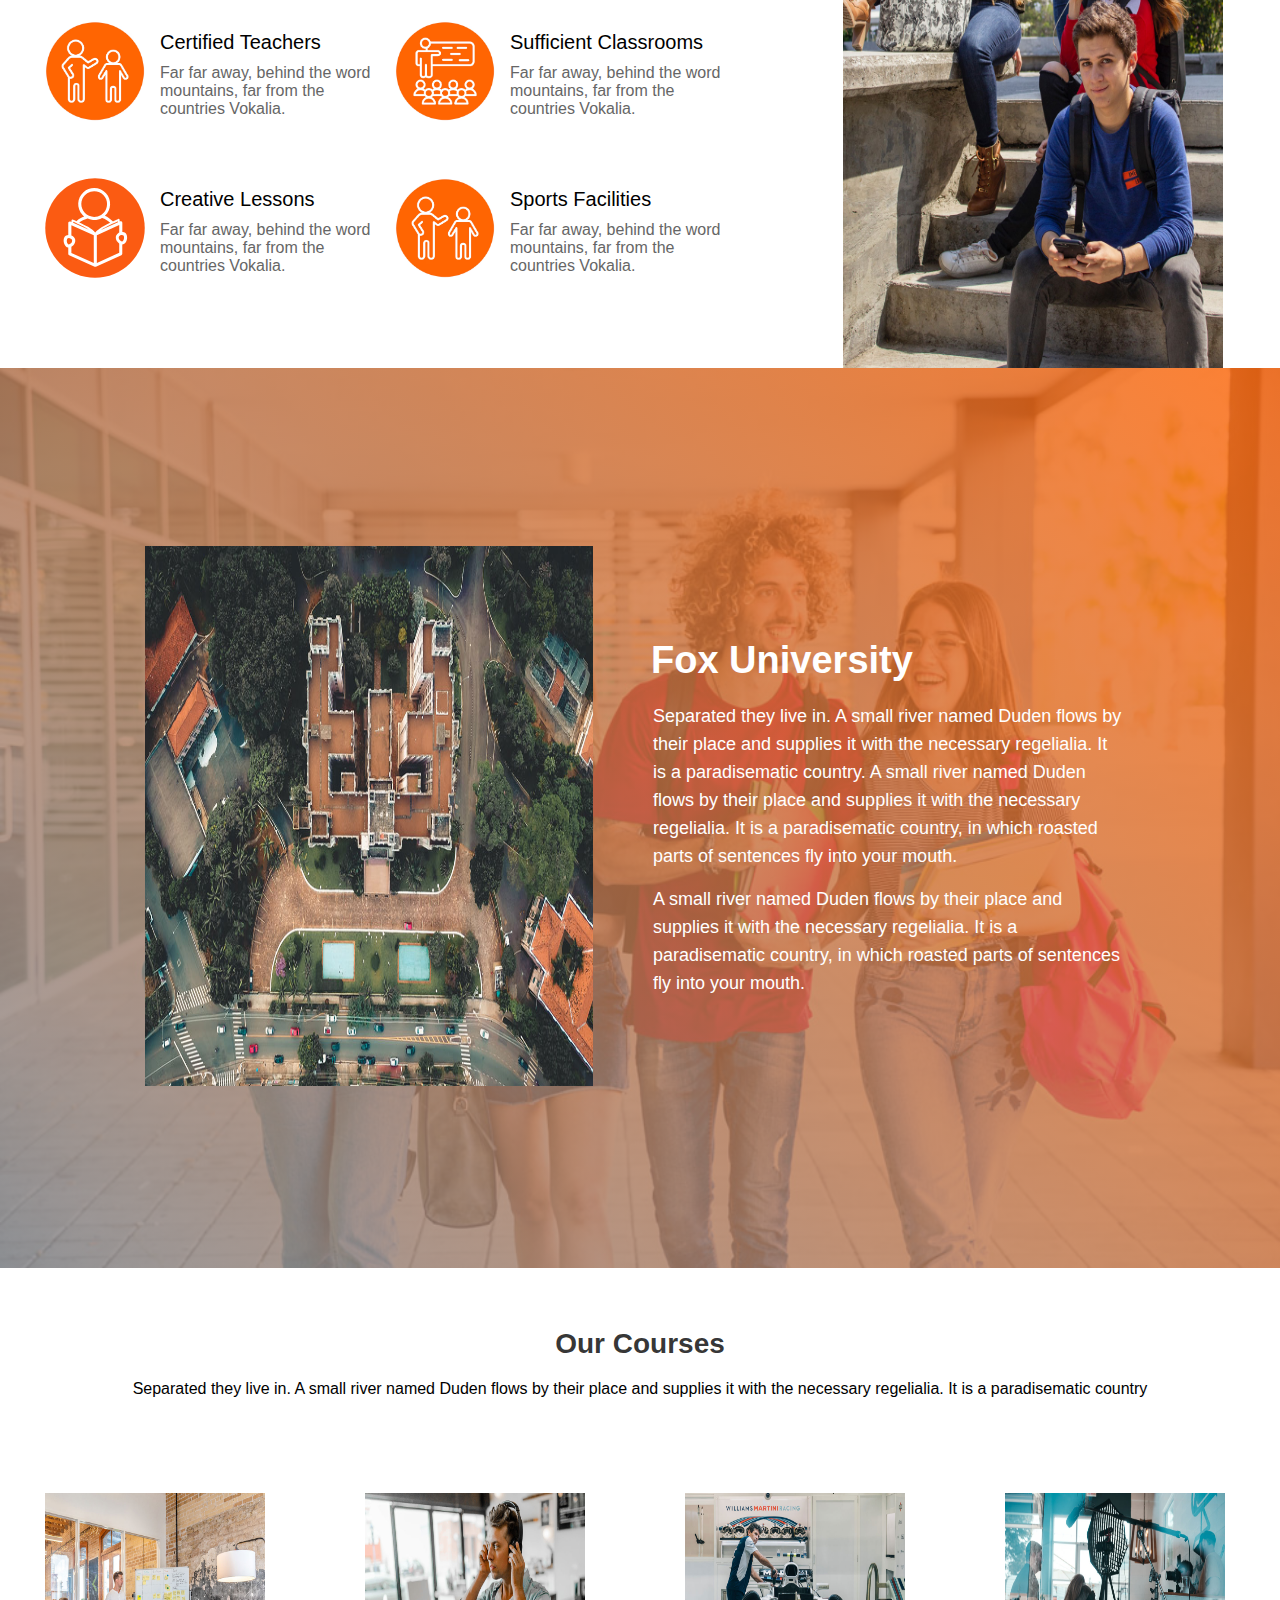
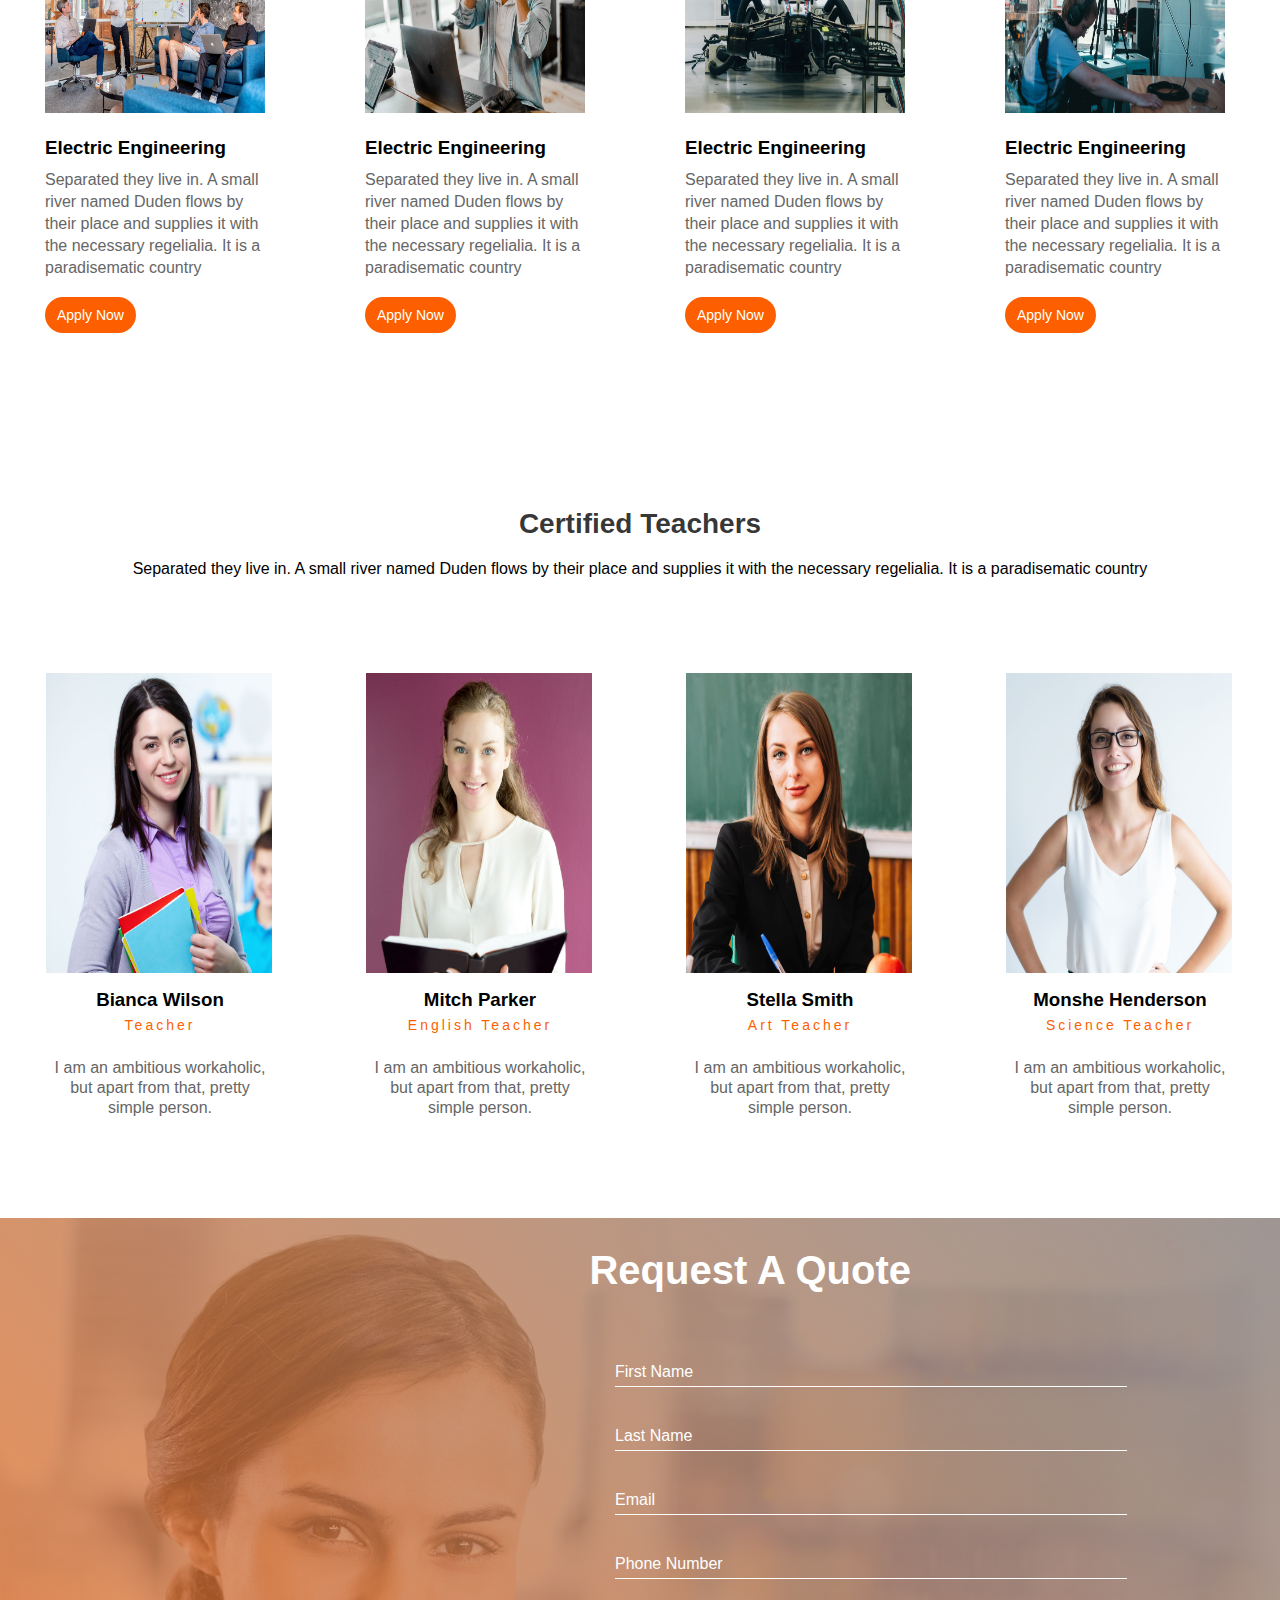
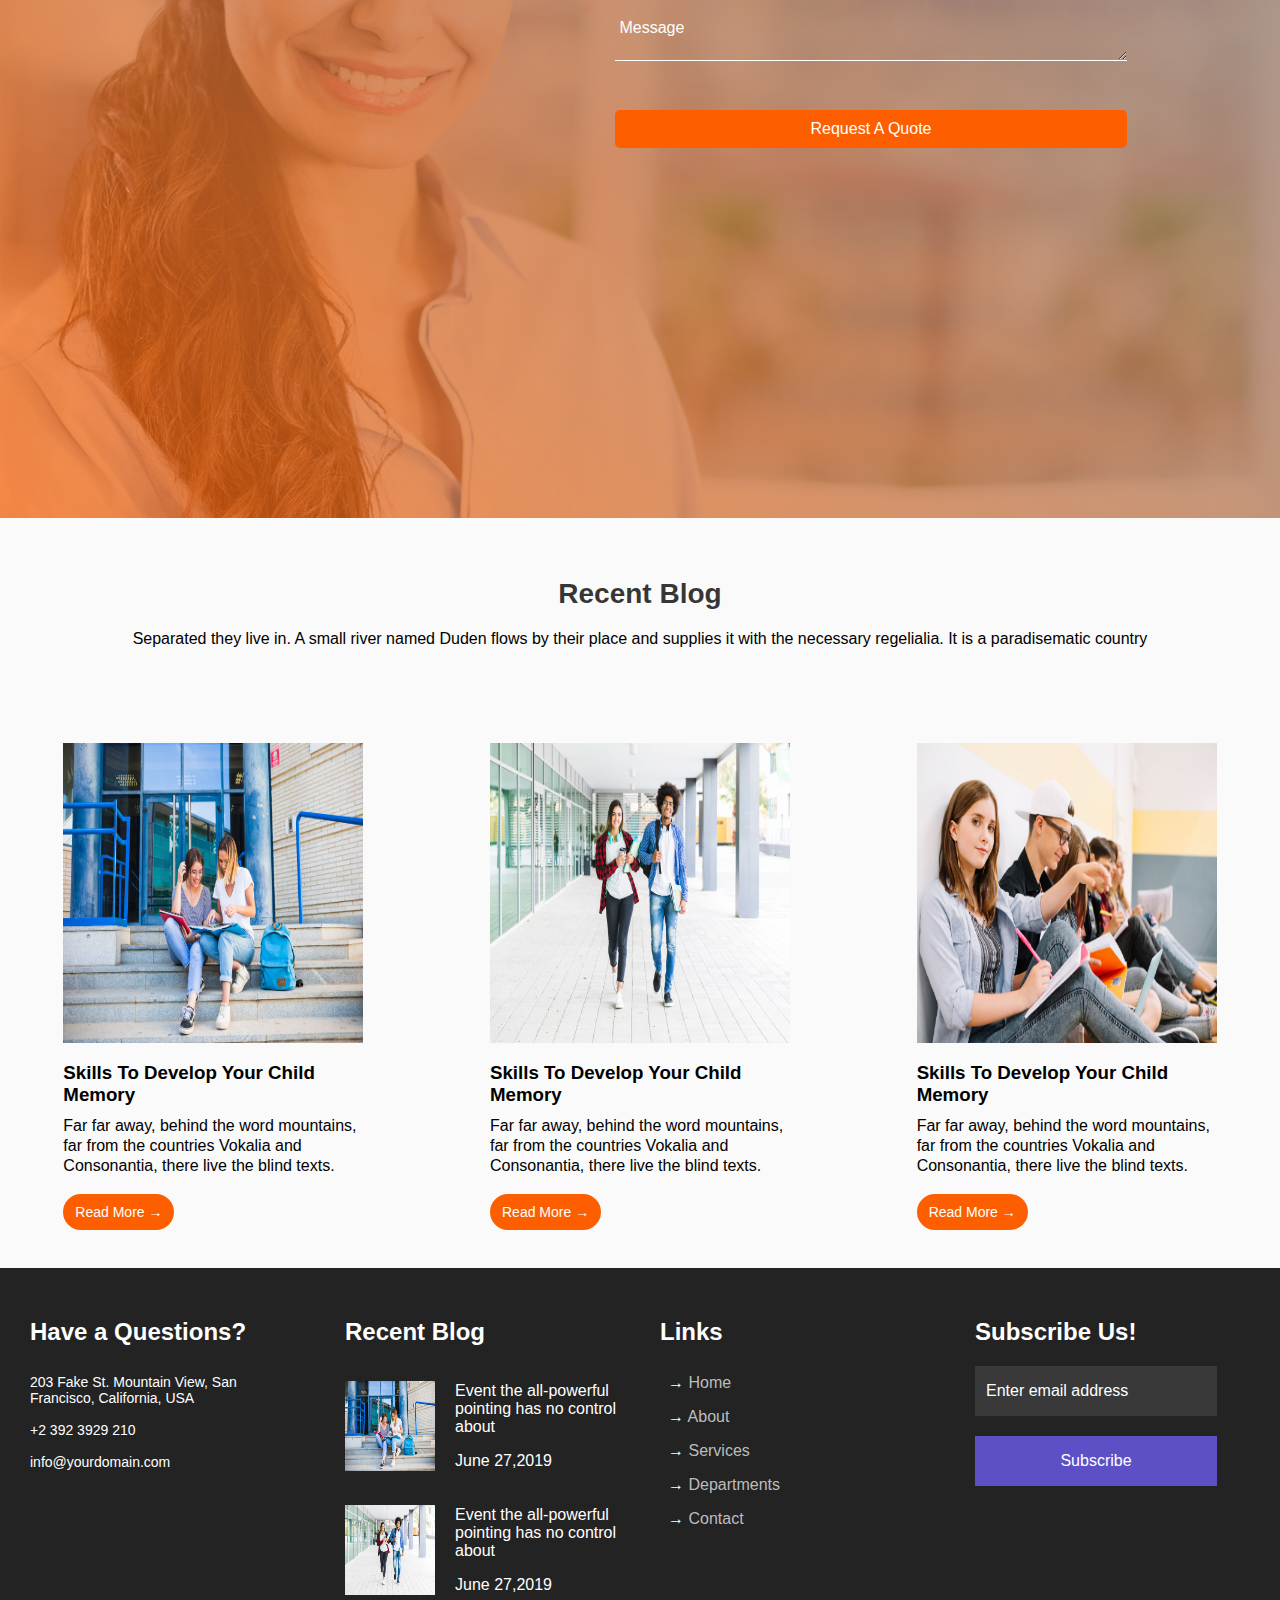
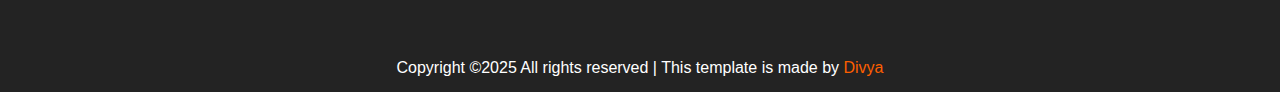
<file: Edu/index.html>
<!DOCTYPE html>
<html lang="en">
<head>
    <meta charset="UTF-8">
    <meta name="viewport" content="width=device-width, initial-scale=1.0">
    <title>Document</title>
    <link rel="stylesheet" href="./CSS/style.css">
</head>
<body>
    <!-- Header Section Starts Here -->
    <div class="header"> 
        <div class="header-logo">
            <img src="./Images/Illustration/header-logo1.jpg" alt="Logo-Image">
        </div>

        <div class="header-info">
            <div class="header-contact">
                <h4>Email</h4>
                <p>youremail@email.com</p>
            </div>

            <div class="header-contact">
                <h4>Call Us</h4>
                <p>Call Us: + 1235 2355 98</p>
            </div>

            <div class="header-button">
                <button type="button" class="button">Apply now</button>
            </div>
        </div>
    </div>
     <!-- Header Section Ends Here -->

    <!--Nav Section Starts Here -->
    <div class="nav">
        <div class="menu">
            <img src="./Images/Illustration/main-menu.png" alt=""width="20px" height="20px" class="menu-img">
            <span>MENU</span>
        </div>
        <ul class="list">
            <li><a href="#" class="anchor">Home</a></li>
            <li><a href="#">About</a></li>
            <li><a href="#">Courses</a></li>
            <li><a href="#">Staff</a></li>
            <li><a href="#">Blog</a></li>
            <li><a href="#">Contact</a></li>
        </ul>

        <div class="search">
            <input type="text" class="search-text" placeholder="Search">
        </div>
    </div> 
     <!--Nav Section Ends Here --> 


    <!-- Hero Section Start Here -->
    <section class="bg">
        <div class="content">
            <h1>Education Needs Complete Solution</h1>
            <p class="main-para">A small river named Duden flows by their place and supplies it with the necessary
                regelialia</p>
                <button type="button" class="banner-btn">Contact Us</button>
        </div>
    </section>
     <!-- Hero Section Ends Here -->


    <div class="section1">
        <div class="section-info1">
            <div class="section-img1">
                <img src="./Images/Illustration/logo-1.png" alt="" >
            </div>
            <div class="section-content1">
                <h3>Certified Teachers</h3>
                <p>Even the all-powerful Pointing has no control about the blind texts it is an almost unorthographic.</p>
            </div>
        </div>

        <div class="section-info2">
            <div class="section-img2">
                <img src="./Images/Illustration/logo-2.png" alt="" >
            </div>
                <div class="section-content1">
                <h3>Special Education</h3>
                <p>Even the all-powerful Pointing has no control about the blind texts it is an almost unorthographic.
                </p>
                </div>
        </div>

        <div class="section-info1">
            <div class="section-img1">
                <img src="./Images/Illustration/logo-3.png" alt="" >
                <div class="section-content1">
                <h3>Book & Library</h3>
                <p>Even the all-powerful Pointing has no control about the blind texts it is an almost unorthographic.
                </p>
                </div>
            </div>
        </div>

        <div class="section-info2">
            <div class="section-img2">
                <img src="./Images/Illustration/logo-4.png" alt="" >
                <div class="section-content1">
                <h3>Sport Clubs</h3>
                <p>Even the all-powerful Pointing has no control about the blind texts it is an almost unorthographic.
                </p>
                </div>
            </div>
        </div>
    </div>

    <div class="about">
        <div class="about-section1">
            <h2>What We Offer</h2>
            <p class="about-text">On her way she met a copy. The copy warned the Little Blind Text, that where it came from it would have been rewritten a thousand times and everything that was left from its origin would be the word.</p>
            <div class="about-container">
                <div class="about-content">
                    <div class="about-content-img">
                        <img src="./Images/Illustration/logo_8.avif" alt="">
                    </div>
                    <div class="about-content-info">
                        <h3>Safety First</h3>
                        <p>Far far away, behind the word mountains, far from the countries Vokalia.</p>
                    </div>
                </div>

                <div class="about-content">
                    <div class="about-content-img">
                        <img src="./Images/Illustration/logo_6.svg" alt="">
                    </div>
                    <div class="about-content-info">
                        <h3>Regular Classes</h3>
                        <p>Far far away, behind the word mountains, far from the countries Vokalia.</p>
                    </div>
                </div>

                <div class="about-content">
                    <div class="about-content-img">
                        <img src="./Images/Illustration/logo_10.avif" alt="">
                    </div>
                    <div class="about-content-info">
                        <h3>Certified Teachers</h3>
                        <p>Far far away, behind the word mountains, far from the countries Vokalia.</p>
                    </div>
                </div>

                <div class="about-content">
                    <div class="about-content-img">
                        <img src="./Images/Illustration/logo_8.avif" alt="">
                    </div>
                    <div class="about-content-info">
                        <h3>Sufficient Classrooms</h3>
                        <p>Far far away, behind the word mountains, far from the countries Vokalia.</p>
                    </div>
                </div>

                <div class="about-content">
                    <div class="about-content-img">
                        <img src="./Images/Illustration/logo_6.svg" alt="">
                    </div>
                    <div class="about-content-info">
                        <h3>Creative Lessons</h3>
                        <p>Far far away, behind the word mountains, far from the countries Vokalia.</p>
                    </div>
                </div>

                <div class="about-content">
                    <div class="about-content-img">
                        <img src="./Images/Illustration/logo_10.avif" alt="">
                    </div>
                    <div class="about-content-info">
                        <h3>Sports Facilities</h3>
                        <p>Far far away, behind the word mountains, far from the countries Vokalia. </p>
                    </div>
                </div>
                
            </div>
        </div>


        <div class="about-section2">
            <div class="about-section-img2">
                <img src="./Images/Illustration/about.jpg" alt="">
            </div>
        </div>
    </div>

    <div class="section3">
        <div class="section3-img">
            <img src="./Images/Illustration/about-2.jpg">
        </div>
        <div class="section3-content">
            <h2>Fox University</h2>
            <p class="section-3-para para_1">Separated they live in. A small river named Duden flows by their place and
                supplies it with the necessary regelialia. It is a paradisematic country. A small river named Duden
                flows by their place and supplies it with the necessary regelialia. It is a paradisematic country, in
                which roasted parts of sentences fly into your mouth.</p>
            <p class="section-3-para">A small river named Duden flows by their place and supplies it with the necessary
                regelialia. It is a paradisematic country, in which roasted parts of sentences fly into your mouth.</p>
        </div>
    </div>
    <div class="parent1">
        <div class="heading">
            <h2>Our Courses</h2>
            <p>Separated they live in. A small river named Duden flows by their place and supplies it with the necessary regelialia. It is a paradisematic country</p>
        </div>
        <div class="course">
            <div class="course-info">
                <div class="course-img">
                    <img src="./Images/Illustration/course-1.jpg">
                </div>
                <div class="course-content">
                    <h3>Electric Engineering</h3>
                    <p>Separated they live in. A small river named Duden flows by their place and supplies it with the necessary regelialia. It is a paradisematic country</p>
                    <button type="button" class="course-btn">Apply Now</button>

                </div>
            </div>
            <div class="course-info">
                <div class="course-img">
                    <img src="./Images/Illustration/course-2.jpg">
                </div>
                <div class="course-content">
                    <h3>Electric Engineering</h3>
                    <p>Separated they live in. A small river named Duden flows by their place and supplies it with the necessary regelialia. It is a paradisematic country</p>
                    <button type="button" class="course-btn">Apply Now</button>

                </div>
            </div>

            <div class="course-info">
                <div class="course-img">
                    <img src="./Images/Illustration/course-3.jpg">
                </div>
                <div class="course-content">
                    <h3>Electric Engineering</h3>
                    <p>Separated they live in. A small river named Duden flows by their place and supplies it with the necessary regelialia. It is a paradisematic country</p>
                    <button type="button" class="course-btn">Apply Now</button>

                </div>
            </div>
            <div class="course-info">
                <div class="course-img">
                    <img src="./Images/Illustration/course-4.jpg">
                </div>
                <div class="course-content">
                    <h3>Electric Engineering</h3>
                    <p>Separated they live in. A small river named Duden flows by their place and supplies it with the necessary regelialia. It is a paradisematic country</p>
                    <button type="button" class="course-btn">Apply Now</button>

                </div>
            </div>
        </div>
    </div>

    <!-- Trainers Section Start Here -->
    <div class="parent1">
        <div class="heading">
            <h2>Certified Teachers</h2>
            <p>Separated they live in. A small river named Duden flows by their place and supplies it with the necessary regelialia. It is a paradisematic country</p>
        </div>
        <div class="trainers">
            <div class="trainers-info">
                <div class="trainers-img">
                    <img src="./Images/Illustration/teacher-1.jpg">
                </div>
                <div class="trainers-content">
                    <h3>Bianca Wilson</h3>
                    <p class="trainers-para">Teacher</p>
                    <p class="p1">I am an ambitious workaholic, but apart from that, pretty simple person.</p>
                </div>
            </div>

            <div class="trainers-info">
                <div class="trainers-img">
                    <img src="./Images/Illustration/teacher-2.jpg">
                </div>
                <div class="trainers-content">
                    <h3>Mitch Parker</h3>
                    <p class="trainers-para" > English Teacher</p>
                    <p class="p1">I am an ambitious workaholic, but apart from that, pretty simple person.</p>
                </div>
            </div>

            <div class="trainers-info">
                <div class="trainers-img">
                    <img src="./Images/Illustration/teacher-3.jpg">
                </div>
                <div class="trainers-content">
                    <h3>Stella Smith</h3>
                    <p class="trainers-para">Art Teacher</p>
                    <p class="p1">I am an ambitious workaholic, but apart from that, pretty simple person.</p>
                </div>
            </div>

            <div class="trainers-info">
                <div class="trainers-img">
                    <img src="./Images/Illustration/teacher-4.jpg">
                </div>
                <div class="trainers-content">
                    <h3>Monshe Henderson</h3>
                    <p class="trainers-para">Science Teacher</p>
                    <p class="p1">I am an ambitious workaholic, but apart from that, pretty simple person.</p>
                </div>
            </div>

        </div>
    </div>

    <!-- Trainers Section Ends Here -->

    <div class="section4">
        <h2>Request A Quote</h2>
        <p>Far far away, behind the word mountains, far from the countries Vokalia and Consonantia, there live the blind texts.</p>
        <div class="section4-container">
            <div class="section4-info">
                <input type="text" Placeholder="First Name" >
            </div>
            <div class="section4-info">
                <input type="text" placeholder="Last Name">
            </div>
            <div class="section4-info">
                <input type="email" placeholder="Email">
            </div>

            <div class="section4-info">
                <input type="text" placeholder="Phone Number">
            </div>
            <div class="section4-info">
                <textarea rows="2" cols="10"> Message</textarea>
            </div>
           <div class="section4-info">
            <button type="button" class="form-btn">Request A Quote</button>
           </div>
        </div>
    </div>

    <!-- Blog Section Start Here -->
    <div class="parent">
        <div class="heading">
            <h2>Recent Blog</h2>
            <p>Separated they live in. A small river named Duden flows by their place and supplies it with the necessary regelialia. It is a paradisematic country</p>
        </div>
        <div class="blog">
            <div class="blog-info">
                <div class="blog-img">
                    <img src="./Images/Illustration/image_1.jpg" alt="">
                </div>
                <div class="blog-content">
                    <h3> <a href="">Skills To Develop Your Child Memory</a> </h3>
                    <p>Far far away, behind the word mountains, far from the countries Vokalia and Consonantia, there live the blind texts. </p>
                     <button type="button" class="blog-btn">Read More &RightArrow;</button>
                </div>
            </div>

            <div class="blog-info">
                <div class="blog-img">
                    <img src="./Images/Illustration/image_2.jpg" alt="">
                </div>
                <div class="blog-content">
                    <h3> <a href="">Skills To Develop Your Child Memory</a> </h3>
                    <p>Far far away, behind the word mountains, far from the countries Vokalia and Consonantia, there live the blind texts. </p>
                     <button type="button" class="blog-btn">Read More &RightArrow;</button> 
                </div>
            </div>

            <div class="blog-info">
                <div class="blog-img">
                    <img src="./Images/Illustration/image_3.jpg" alt="">
                </div>
                <div class="blog-content">
                    <h3> <a href="">Skills To Develop Your Child Memory</a> </h3>
                    <p>Far far away, behind the word mountains, far from the countries Vokalia and Consonantia, there live the blind texts. </p>
                     <button type="button" class="blog-btn">Read More &RightArrow;</button>
                </div>
            </div>
        </div>
    </div>
     <!-- Blog Section Ends Here -->


<!-- Footer Section Start Here -->
    <div class="parent-footer">
        <div class="footer">
         <div class="footer-info">
            <h2>Have a Questions?</h2>
            <p>203 Fake St. Mountain View, San Francisco, California, USA</p>
            <p>+2 392 3929 210</p>
            <p>info@yourdomain.com</p>
         </div>

         <div class="footer-info">
            <h2>Recent Blog</h2>
            <div class="footer-content">
                <div class="footer-content1">
                    <div class="footer-img">
                        <img src="./Images/Illustration/image_1.jpg" alt="">
                    </div>
                    <div class="footer-text">
                        <p>Event the all-powerful pointing has no control about</p>
                        <p>June 27,2019</p>
                    </div>
                </div>  
            </div>

            <div class="footer-content">
                <div class="footer-content1">
                    <div class="footer-img">
                        <img src="./Images/Illustration/image_2.jpg" alt="">
                    </div>
                    <div class="footer-text">
                        <p>Event the all-powerful pointing has no control about</p>
                        <p>June 27,2019</p>
                    </div>
                </div>
            </div>

         </div>
         <div class="footer-info">
            <h2>Links</h2>
            <ul class="footer-list">
                <li>&rightarrow; <a href="#">Home</a></li>
                <li>&rightarrow; <a href="#">About</a></li>
                <li>&rightarrow; <a href="#">Services</a></li>
                <li>&rightarrow; <a href="#">Departments</a></li>
                <li>&rightarrow; <a href="#">Contact</a></li>
            </ul>
         </div>

         <div class="footer-info">
            <h2>Subscribe Us!</h2>
            <input type="email" placeholder="Enter email address" class="footer-input"><br>
            <button type="button" class="footer-btn">Subscribe</button>
         </div>
        </div>
     <p class="fpara">Copyright &copy;2025 All rights reserved | This template is made by <span class="footer-stext">Divya</span></p>
    </div>
    <!-- Footer Section Ends Here -->

</body>
</html>
</file>
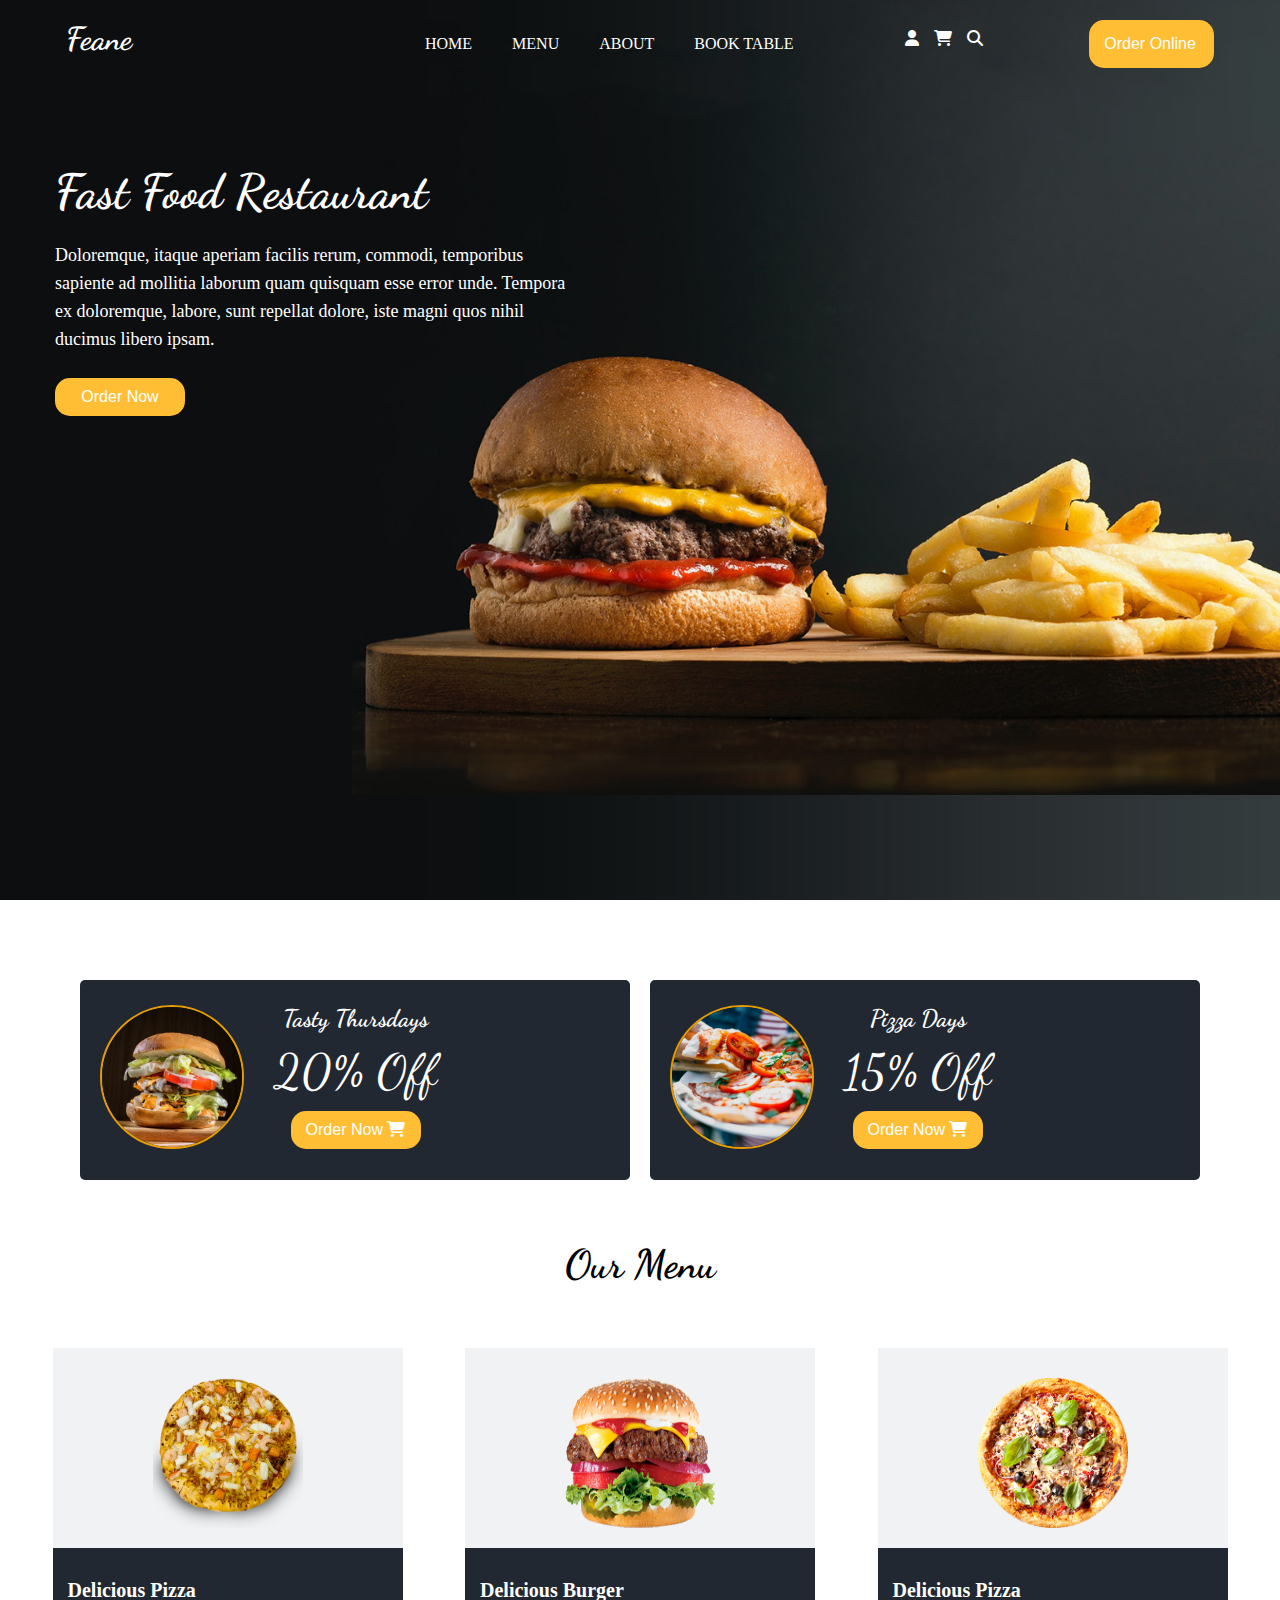
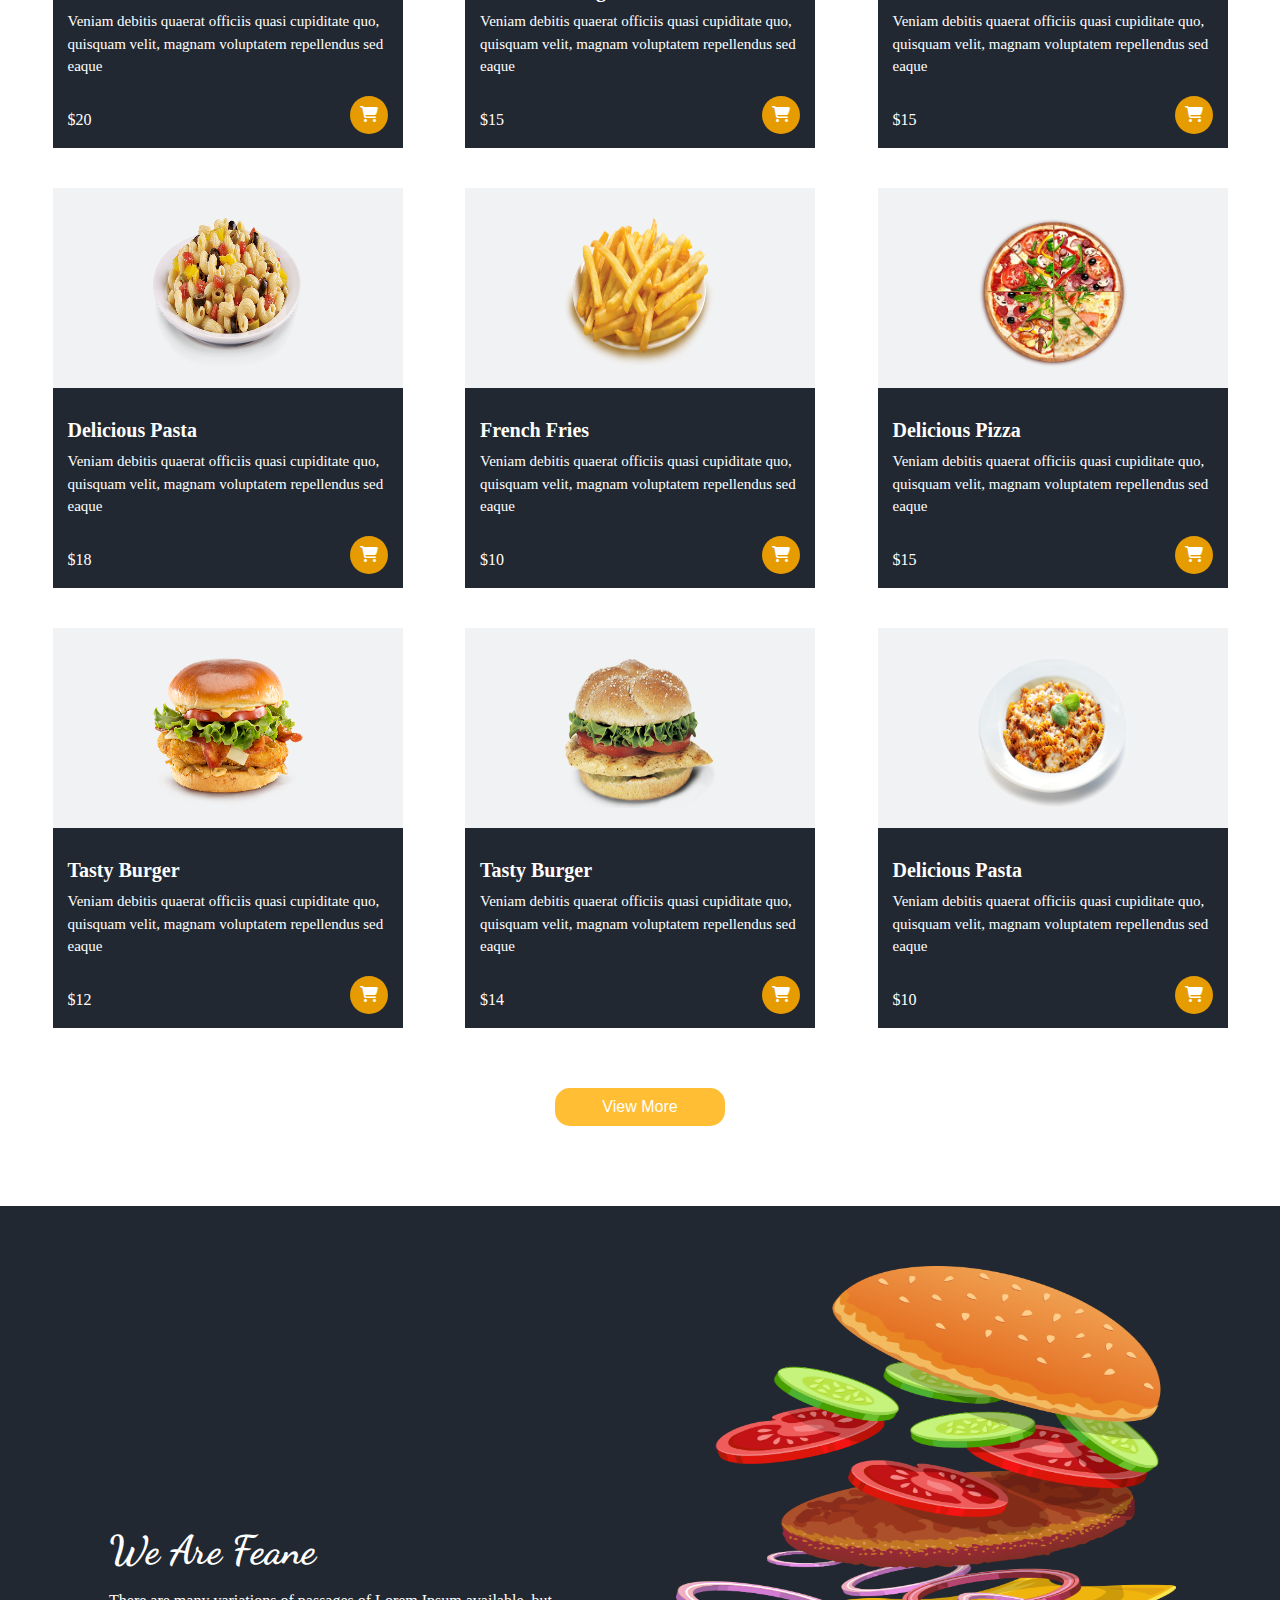
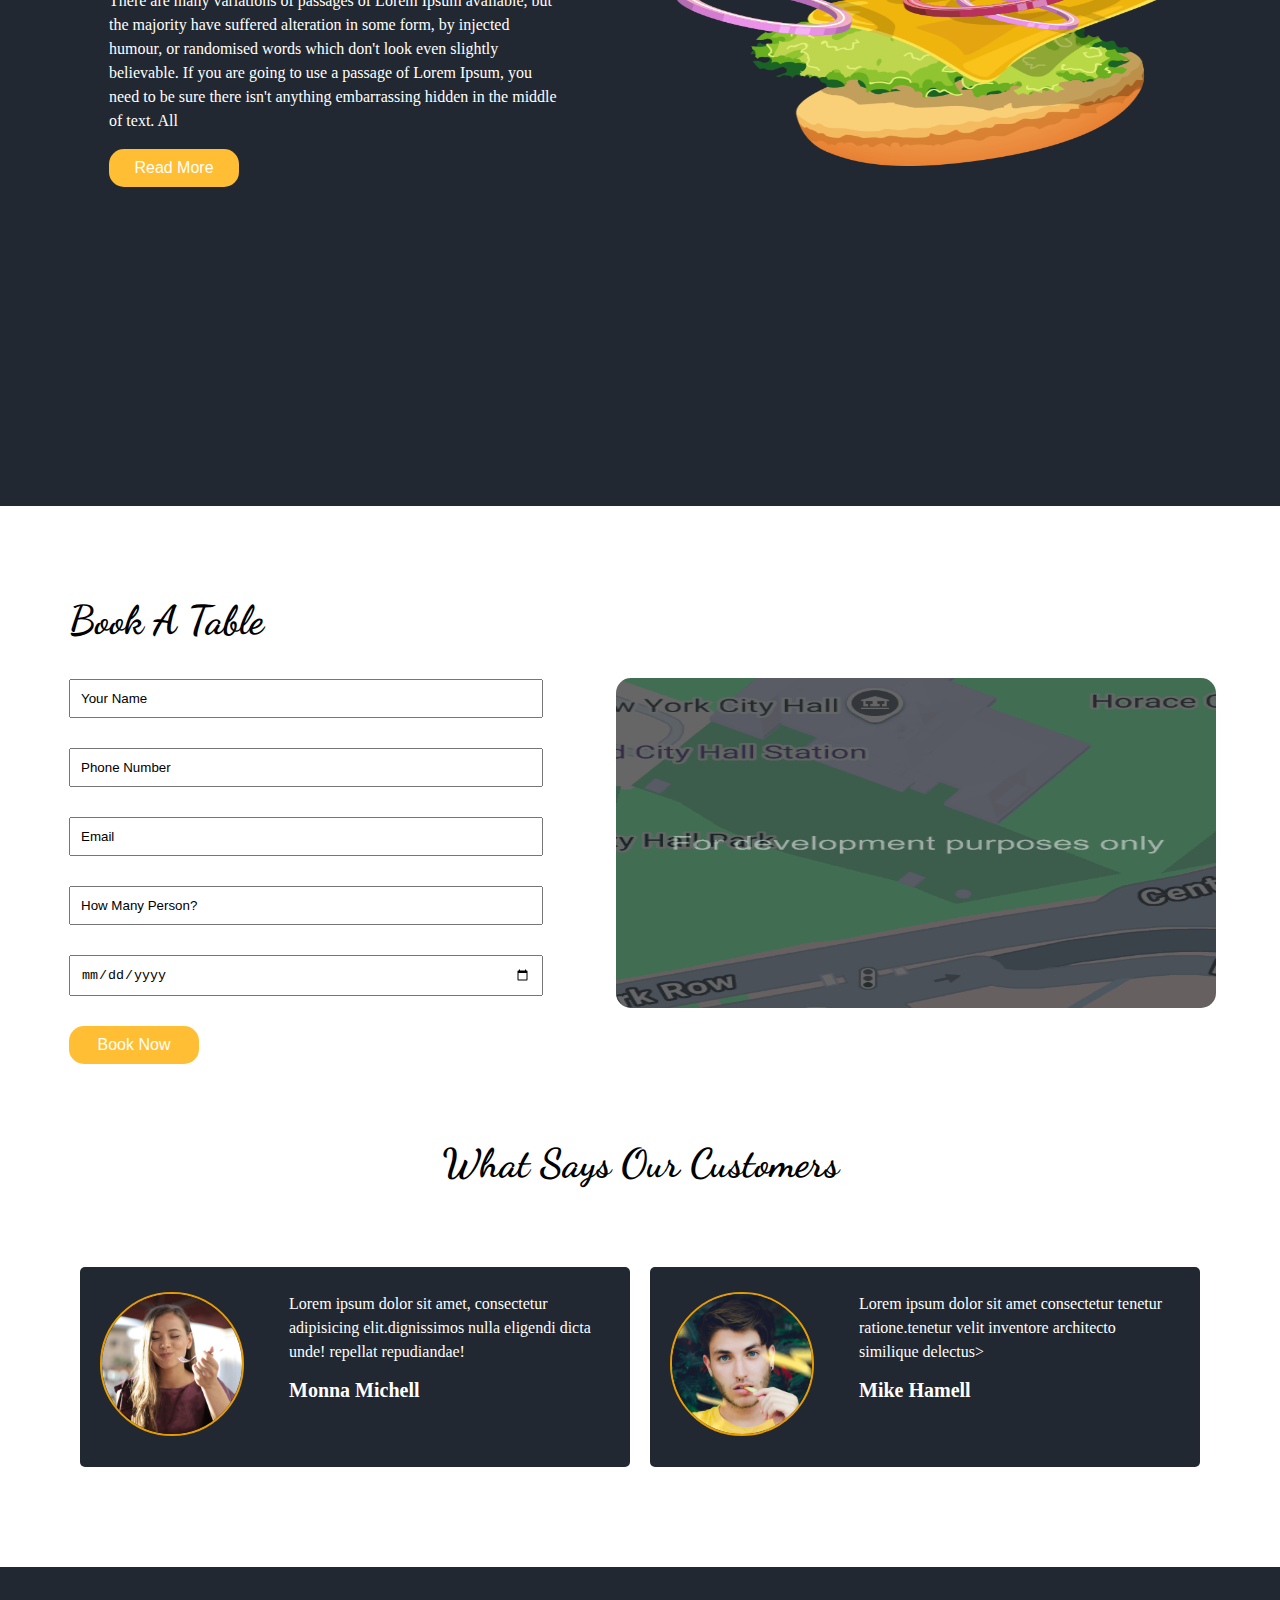
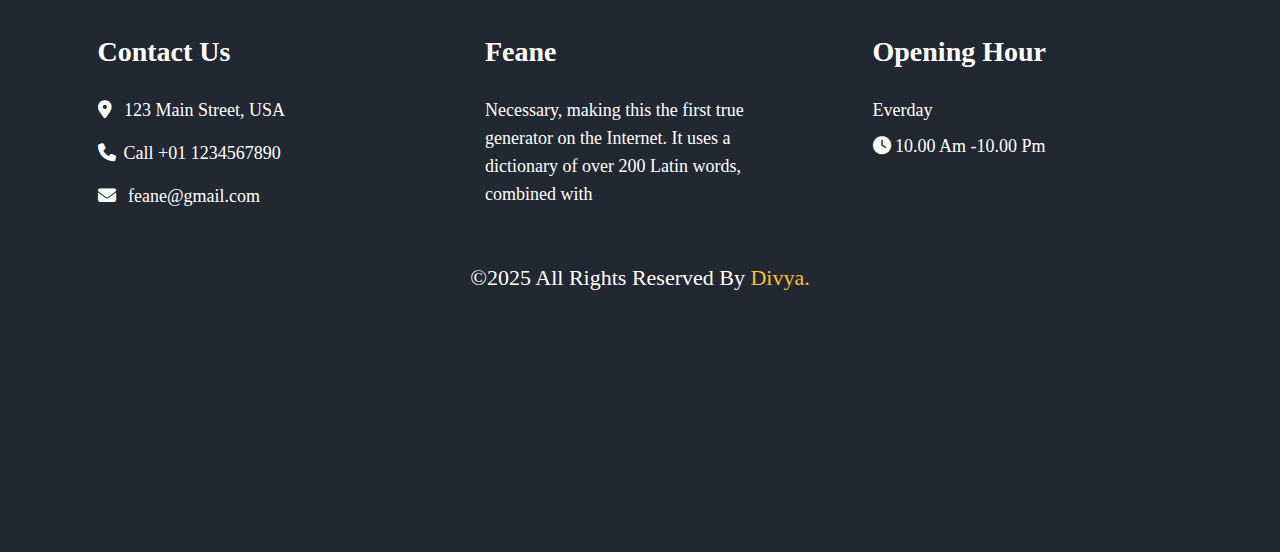
<file: Fean/index.html>
<!DOCTYPE html>
<html lang="en">
<head>
    <meta charset="UTF-8">
    <meta name="viewport" content="width=device-width, initial-scale=1.0">
    <title>Feane</title>
    <link rel="stylesheet" href="./CSS/style.css">
    <link rel="stylesheet" href="https://cdnjs.cloudflare.com/ajax/libs/font-awesome/6.7.2/css/all.min.css">
</head>
<body>
    <!-- Hero section start -->
     <div class="hero">
        <div class="hero-bg">
            <div class="nav">
                <div class="logo-name">
                    <h1>Feane</h1>
                </div>
                <div class="menu">
                    <i class="fa-solid fa-bars micon"></i>
                </div>
                <ul class="list">
                    <li><a href="">Home</a></li>
                    <li><a href="">Menu</a></li>
                    <li><a href="">About</a></li>
                    <li><a href="">Book Table</a></li>
                </ul>
                <div class="icons">
                    <i class="fa-solid fa-user i1"></i>
                    <i class="fa-solid fa-cart-shopping i1"></i>
                    <i class="fa-solid fa-magnifying-glass i1"></i>
                </div>
                <button class="hero-btn">Order Online</button>
            </div>
            <div class="hero-content">
            <h1>Fast Food Restaurant</h1>
            <p>Doloremque, itaque aperiam facilis rerum, commodi, temporibus sapiente ad mollitia laborum quam quisquam esse error unde. Tempora ex doloremque, labore, sunt repellat dolore, iste magni quos nihil ducimus libero ipsam.</p>
            <button class="order-btn">Order Now</button>
            </div>   
        </div>
     </div>
    <!-- Hero section end -->

    <!-- section-2 Start -->

    <div class="section">
        <div class="section2">
            <div class="section2-info">
                <div class="section-img">
                   <img src="./Images/Illustration/o1.jpg"> 
                </div>
                <div class="section-content">
                    <h5>Tasty Thursdays</h5>
                    <p>20% Off</p>
                    <button class="section2-btn">Order Now <i class="fa-solid fa-cart-shopping "></i></button>
                </div>
            </div>
            <div class="section2-info">
                <div class="section-img">
                   <img src="./Images/Illustration/o2.jpg"> 
                </div>
                <div class="section-content">
                    <h5>Pizza Days</h5>
                    <p>15% Off</p>
                    <button class="section2-btn">Order Now <i class="fa-solid fa-cart-shopping "></i></button>
                </div>
            </div>
        </div>
    </div>
    <!-- section-2 end -->

    <!-- Menu section start -->
     <div class="menu-section">
        <div class="main-heading">
            <h2>Our Menu</h2>
        </div>
        <div class="section-menu">
              <div class="menu-info">
                    <div class="menu-img1">
                    <img src="./Images/Illustration/f1.png">
                 </div>
                 <div class="menu-content1">
                    <h5>Delicious Pizza</h5>
                    <p>Veniam debitis quaerat officiis quasi cupiditate quo, quisquam velit, magnam voluptatem repellendus sed eaque</p>
                    <span class="span1">$20</span>
                    <i class="fa-solid fa-cart-shopping  icon"></i>
                </div>  
            </div>

                <div class="menu-info">
                    <div class="menu-img1">
                        <img src="./Images/Illustration/f2.png">
                    </div>
                    <div class="menu-content1">
                        <h5>Delicious Burger</h5>
                        <p>Veniam debitis quaerat officiis quasi cupiditate quo, quisquam velit, magnam voluptatem repellendus sed eaque</p>
                        <span class="span1">$15</span>
                        <i class="fa-solid fa-cart-shopping  icon"></i>
                  </div>  
                </div>


              <div class="menu-info">
                  <div class="menu-img1">
                      <img src="./Images/Illustration/f3.png">
                </div>
                   <div class="menu-content1">
                         <h5>Delicious Pizza</h5>
                         <p>Veniam debitis quaerat officiis quasi cupiditate quo, quisquam velit, magnam voluptatem repellendus sed eaque</p>
                         <span class="span1">$15</span>
                        <i class="fa-solid fa-cart-shopping  icon"></i>
                </div>  
              </div>


                 <div class="menu-info">
                   <div class="menu-img1">
                     <img src="./Images/Illustration/f4.png">
                    </div>
                    <div class="menu-content1">
                    <h5>Delicious Pasta</h5>
                  <p>Veniam debitis quaerat officiis quasi cupiditate quo, quisquam velit, magnam voluptatem repellendus sed eaque</p>
                 <span class="span1">$18</span>
                 <i class="fa-solid fa-cart-shopping  icon"></i>
               </div>  
            </div>

             <div class="menu-info">
                <div class="menu-img1">
                    <img src="./Images/Illustration/f5.png">
                </div>
                  <div class="menu-content1">
                    <h5>French Fries</h5>
                    <p>Veniam debitis quaerat officiis quasi cupiditate quo, quisquam velit, magnam voluptatem repellendus sed eaque</p>
                    <span class="span1">$10</span>
                    <i class="fa-solid fa-cart-shopping  icon"></i>
               </div>  
        </div>


            <div class="menu-info">
                 <div class="menu-img1">
                    <img src="./Images/Illustration/f6.png">
                </div>
             <div class="menu-content1">
                   <h5>Delicious Pizza</h5>
                   <p>Veniam debitis quaerat officiis quasi cupiditate quo, quisquam velit, magnam voluptatem repellendus sed eaque</p>
                   <span class="span1">$15</span>
                    <i class="fa-solid fa-cart-shopping  icon"></i>
            </div>  
        </div>

        <div class="menu-info">
            <div class="menu-img1">
                <img src="./Images/Illustration/f7.png">
            </div>
            <div class="menu-content1">
             <h5>Tasty Burger</h5>
             <p>Veniam debitis quaerat officiis quasi cupiditate quo, quisquam velit, magnam voluptatem repellendus sed eaque</p>
             <span class="span1">$12</span>
             <i class="fa-solid fa-cart-shopping  icon"></i>
        </div>  
    </div>

            <div class="menu-info">
                <div class="menu-img1">
                 <img src="./Images/Illustration/f8.png">                                            
                </div>
                <div class="menu-content1">
                    <h5>Tasty Burger</h5>
                   <p>Veniam debitis quaerat officiis quasi cupiditate quo, quisquam velit, magnam voluptatem repellendus sed eaque</p>
                  <span class="span1">$14</span>
                 <i class="fa-solid fa-cart-shopping  icon"></i>
          </div>  
        </div>
                            
               <div class="menu-info">
                 <div class="menu-img1">
                 <img src="./Images/Illustration/f9.png">
               </div>
               <div class="menu-content1">
                <h5>Delicious Pasta</h5>
                <p>Veniam debitis quaerat officiis quasi cupiditate quo, quisquam velit, magnam voluptatem repellendus sed eaque</p>
                <span class="span1">$10</span>
                <i class="fa-solid fa-cart-shopping  icon"></i>
            </div>  
         </div>

            <div class="menu-info m1">
              <div class="menu-img1">
                <img src="./Images/Illustration/f3.png">
           </div>
          <div class="menu-content1">
             <h5>Delicious Pizza</h5>
             <p>Veniam debitis quaerat officiis quasi cupiditate quo, quisquam velit, magnam voluptatem repellendus sed eaque</p>
             <span class="span1">$15</span>
             <i class="fa-solid fa-cart-shopping  icon"></i>
       </div>  
  </div>
</div>
    <div class="button">
     <button class="menu1-btn">View More</button>
     </div>          
</div>
     

    <!-- Menu section end -->

    <!-- About section start -->
     <div class="section-about">
        <div class="about-content">
            <h2>We Are Feane</h2>
          <p>There are many variations of passages of Lorem Ipsum available, but the majority have suffered alteration in some form, by injected humour, or randomised words which don't look even slightly believable. If you are going to use a passage of Lorem Ipsum, you need to be sure there isn't anything embarrassing hidden in the middle of text. All</p>
          <button class="about-btn">Read More</button>
        </div>
        <div class="about-img">
            <img src="./Images/Illustration/about-img.png">
        </div>
     </div>
     <!-- About section end -->

     <!-- Contact section start -->
       <div class="contact">
        <div class="section-contact">
            <h2>Book A Table</h2>
            <input type="text" placeholder="Your Name" class="input1"><br>
            <input type="text" placeholder="Phone Number" class="input1"><br>
            <input type="email" placeholder="Email" class="input1"><br>
            <input type="number" placeholder="How Many Person?" class="input1"><br>
            <input type="date" class="input1"><br>
            <button class="contact-btn">Book Now</button>
        </div>

        <div class="contact-map">
            <img src="./Images/Illustration/vt.webp">
        </div>

       </div>
     <!-- Contact Section End -->

     <!--testimonies section start -->
     <div class="testimonies">
        <div class="main-heading">
            <h2>What Says Our Customers</h2>
        </div>
     </div>
     <div class="section">
        <div class="section2">
            <div class="section2-info">
                <div class="section-img">
                   <img src="./Images/Illustration/client1.jpg"> 
                </div>
                <div class="section-content1">
                    <p>Lorem ipsum dolor sit amet, consectetur adipisicing elit.dignissimos nulla eligendi dicta unde! repellat repudiandae!</p>
                    <h5>Monna Michell</h5>
        
                </div>
            </div>
            <div class="section2-info">
                <div class="section-img">
                   <img src="./Images/Illustration/client2.jpg"> 
                </div>
                <div class="section-content1">
                   <p>Lorem ipsum dolor sit amet consectetur  tenetur ratione.tenetur  velit inventore architecto similique delectus></p>
                   <h5>Mike Hamell</h5>
                </div>
            </div>
        </div>
    </div>
     <!-- testimonies section end -->
<!-- footer-section start -->

<div class="footer">
    <div class="footer-content">
        <div class="footer-info">
            <h4>Contact Us</h4>
           <p class="text"> <i class="fa-solid fa-location-dot icon1"></i> 123 Main Street, USA</p>
           <p class="text"> <i class="fa-solid fa-phone icon1"></i>Call +01 1234567890</p>
           <p class="text"> <i class="fa-solid fa-envelope icon1"></i> feane@gmail.com</p>
        </div>
        <div class="footer-info">
            <h4>Feane</h4>
            <p>Necessary, making this the first true generator on the Internet. It uses a dictionary of over 200 Latin words, combined with</p>
        </div>

        <div class="footer-info">
            <h4>Opening Hour</h4>
            <p class="time">Everday</p>
            <p> <i class="fa-solid fa-clock icon2"></i> 10.00 Am -10.00 Pm</p>
        </div>
    </div>
    
    <div class="copyright">
        <p>&copy;2025 All Rights Reserved By <span class="span-text1">Divya.</span></p>
    </div>
</div>
<!-- Footer section end -->
    
</body>
</html>
</file>
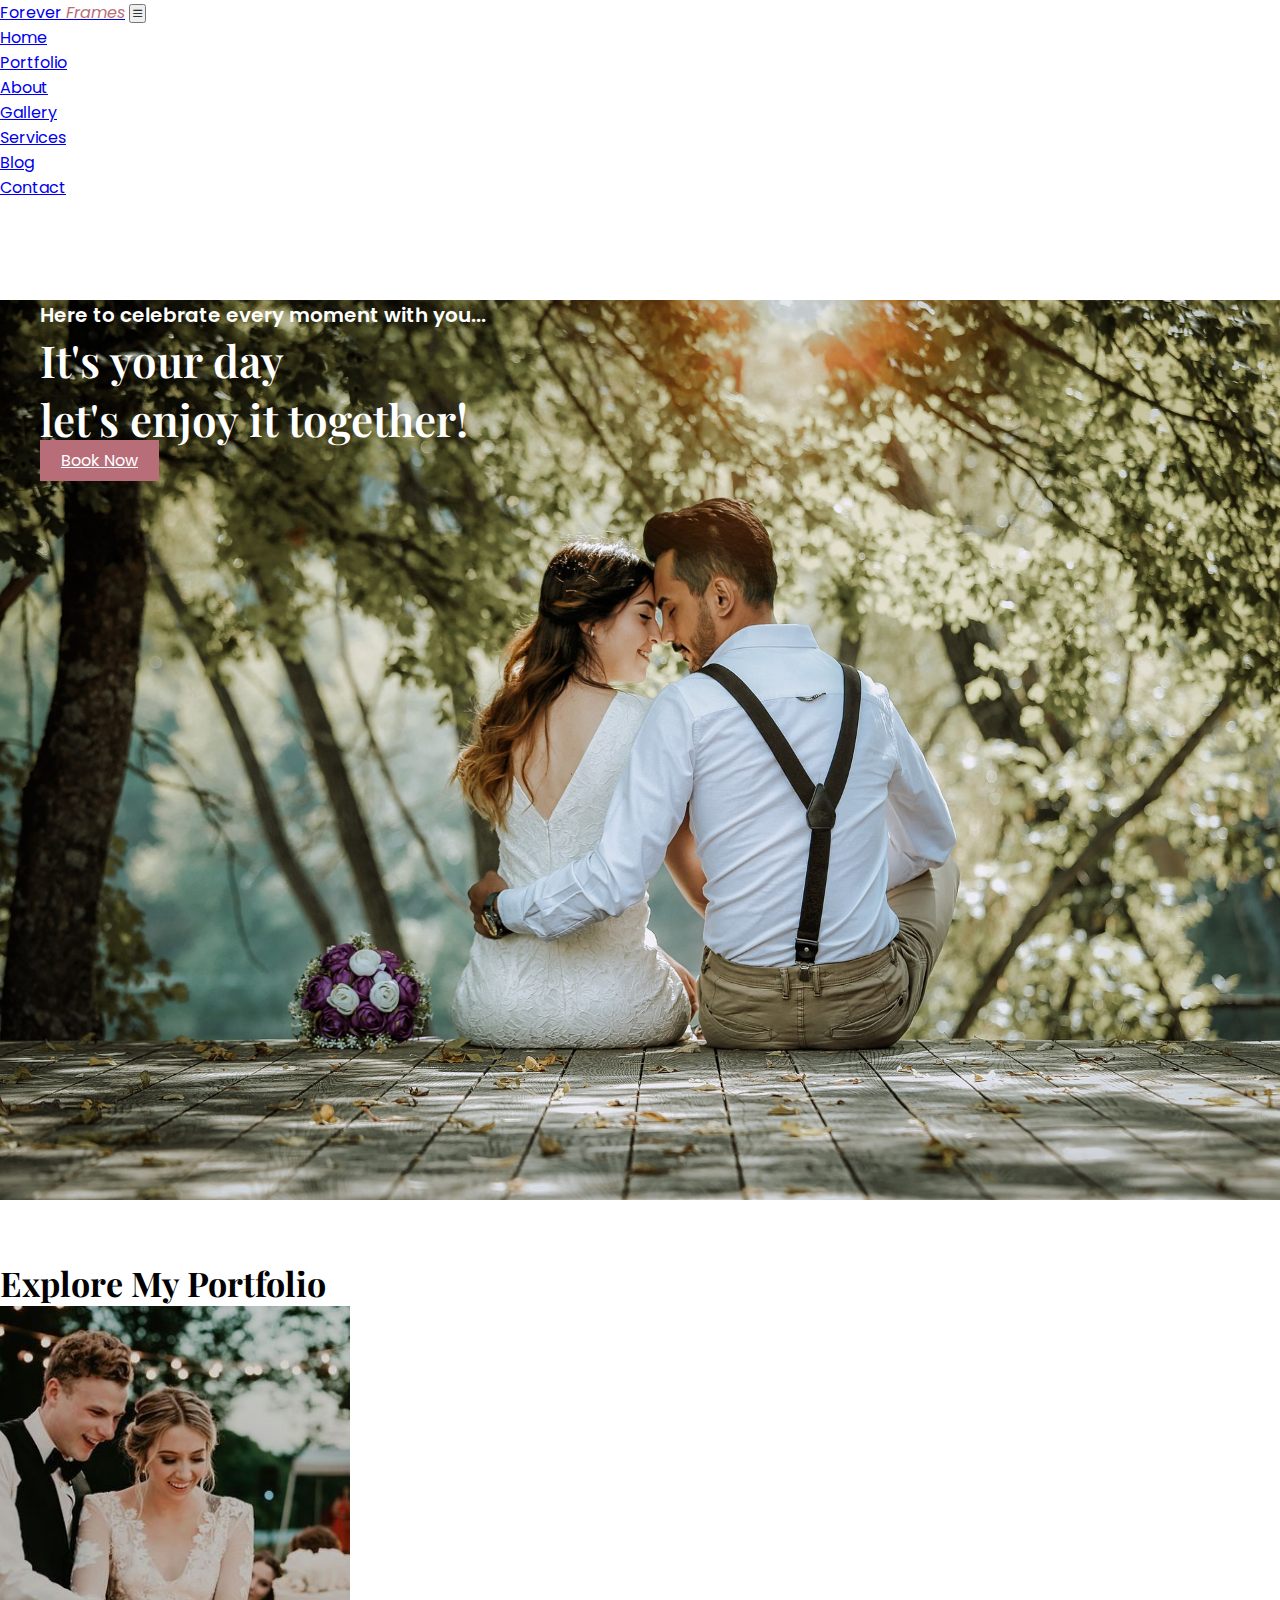
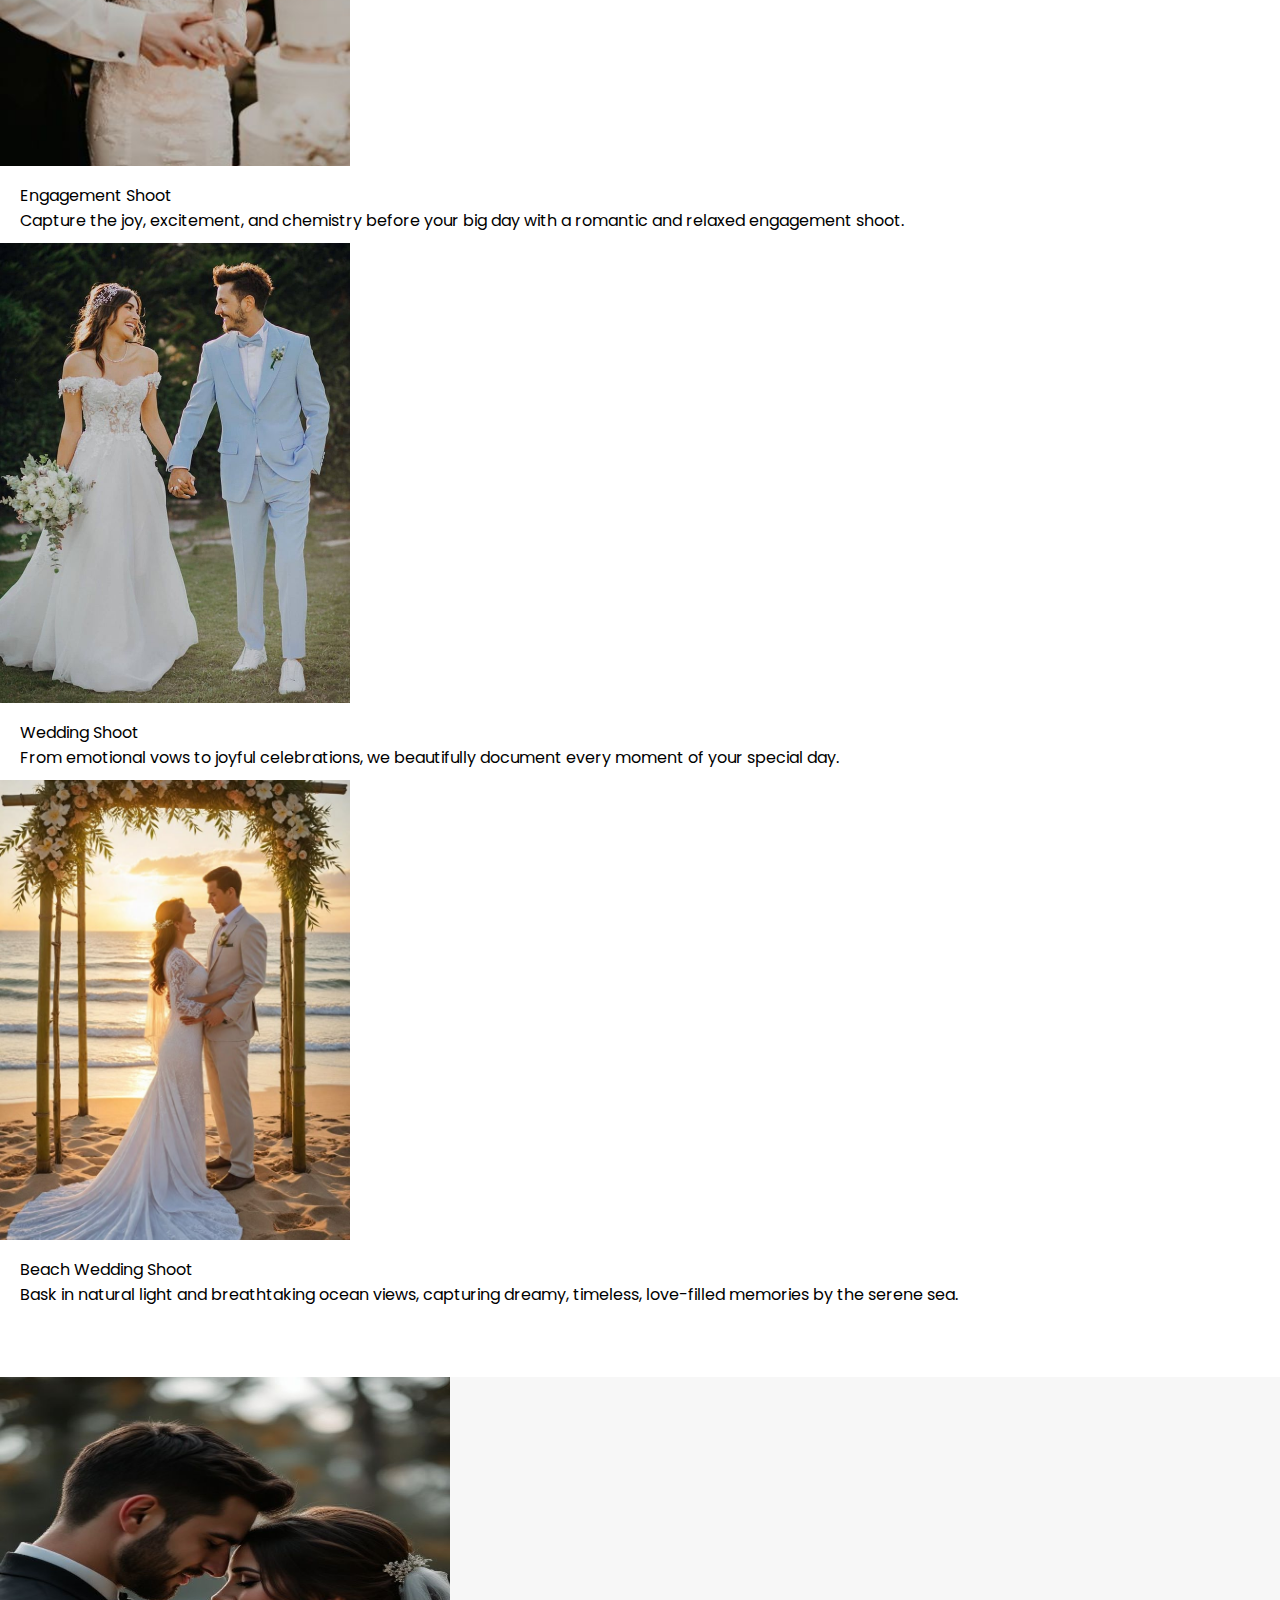
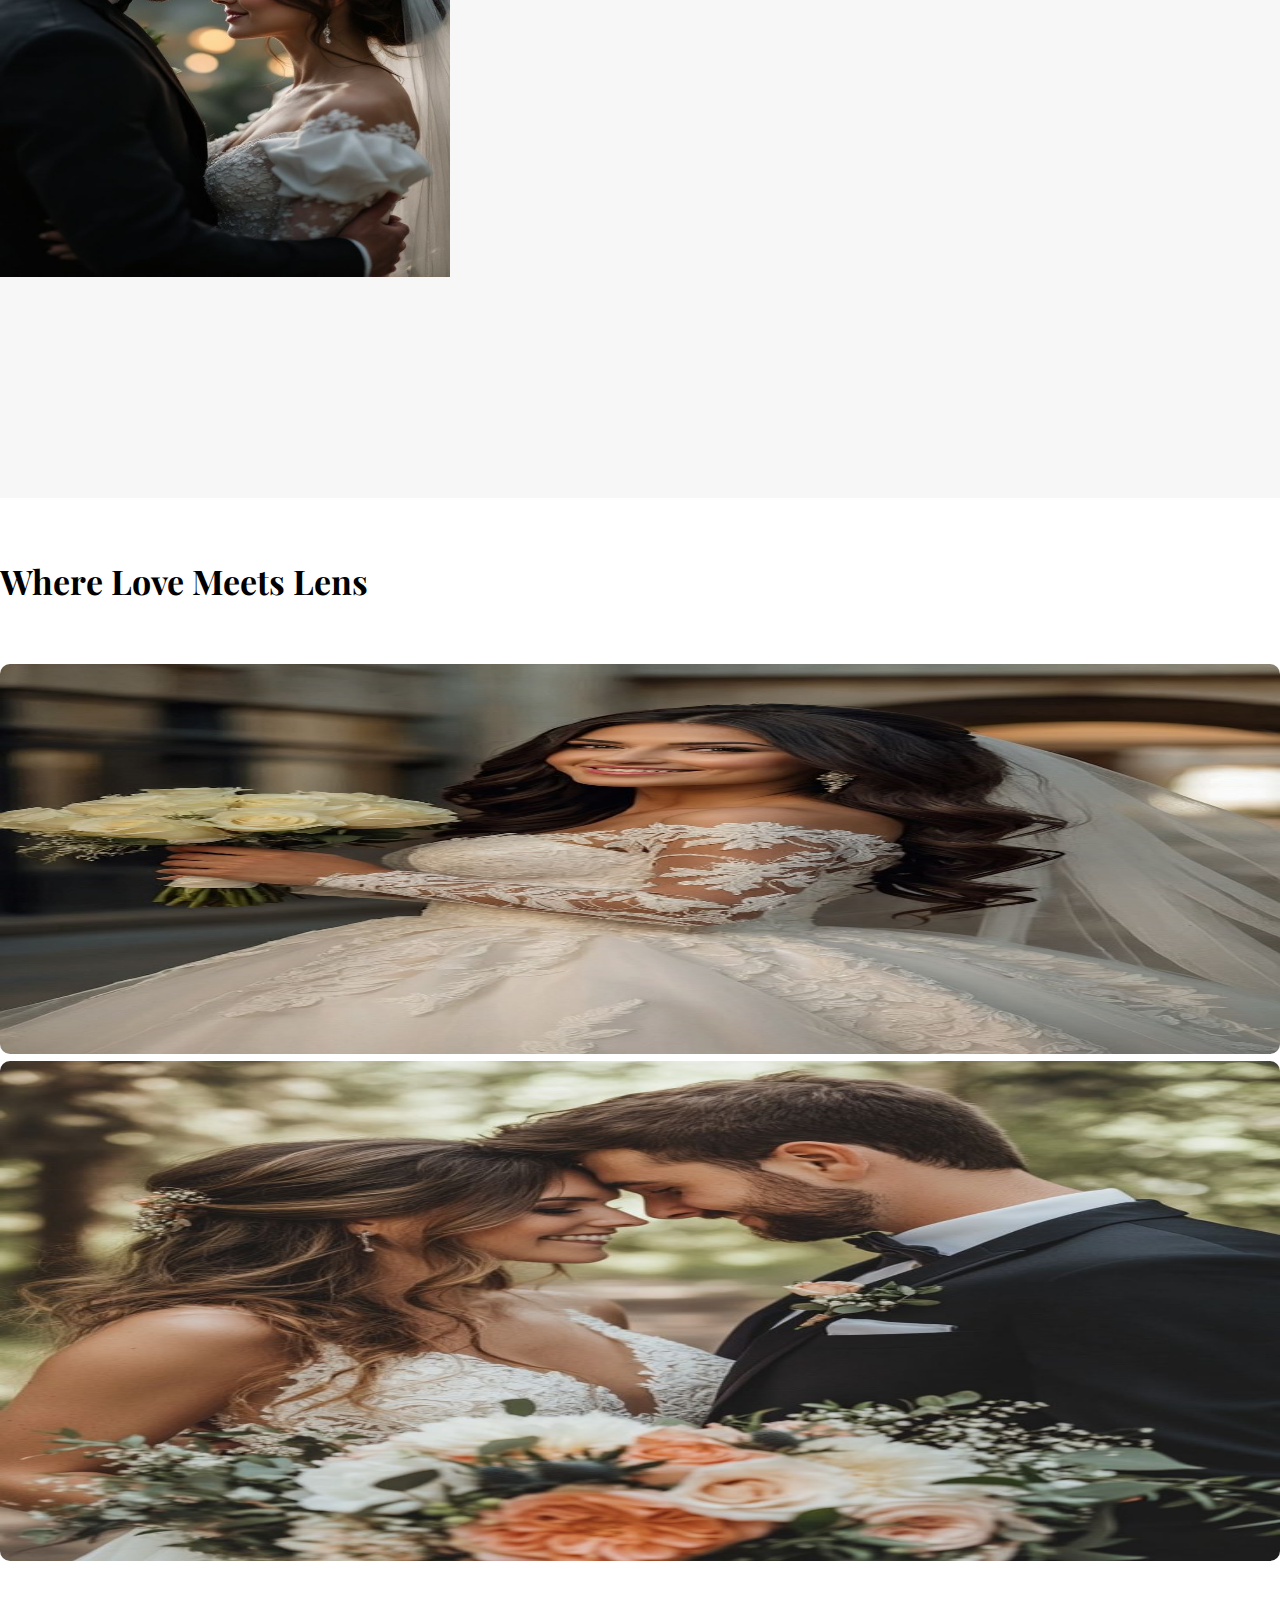
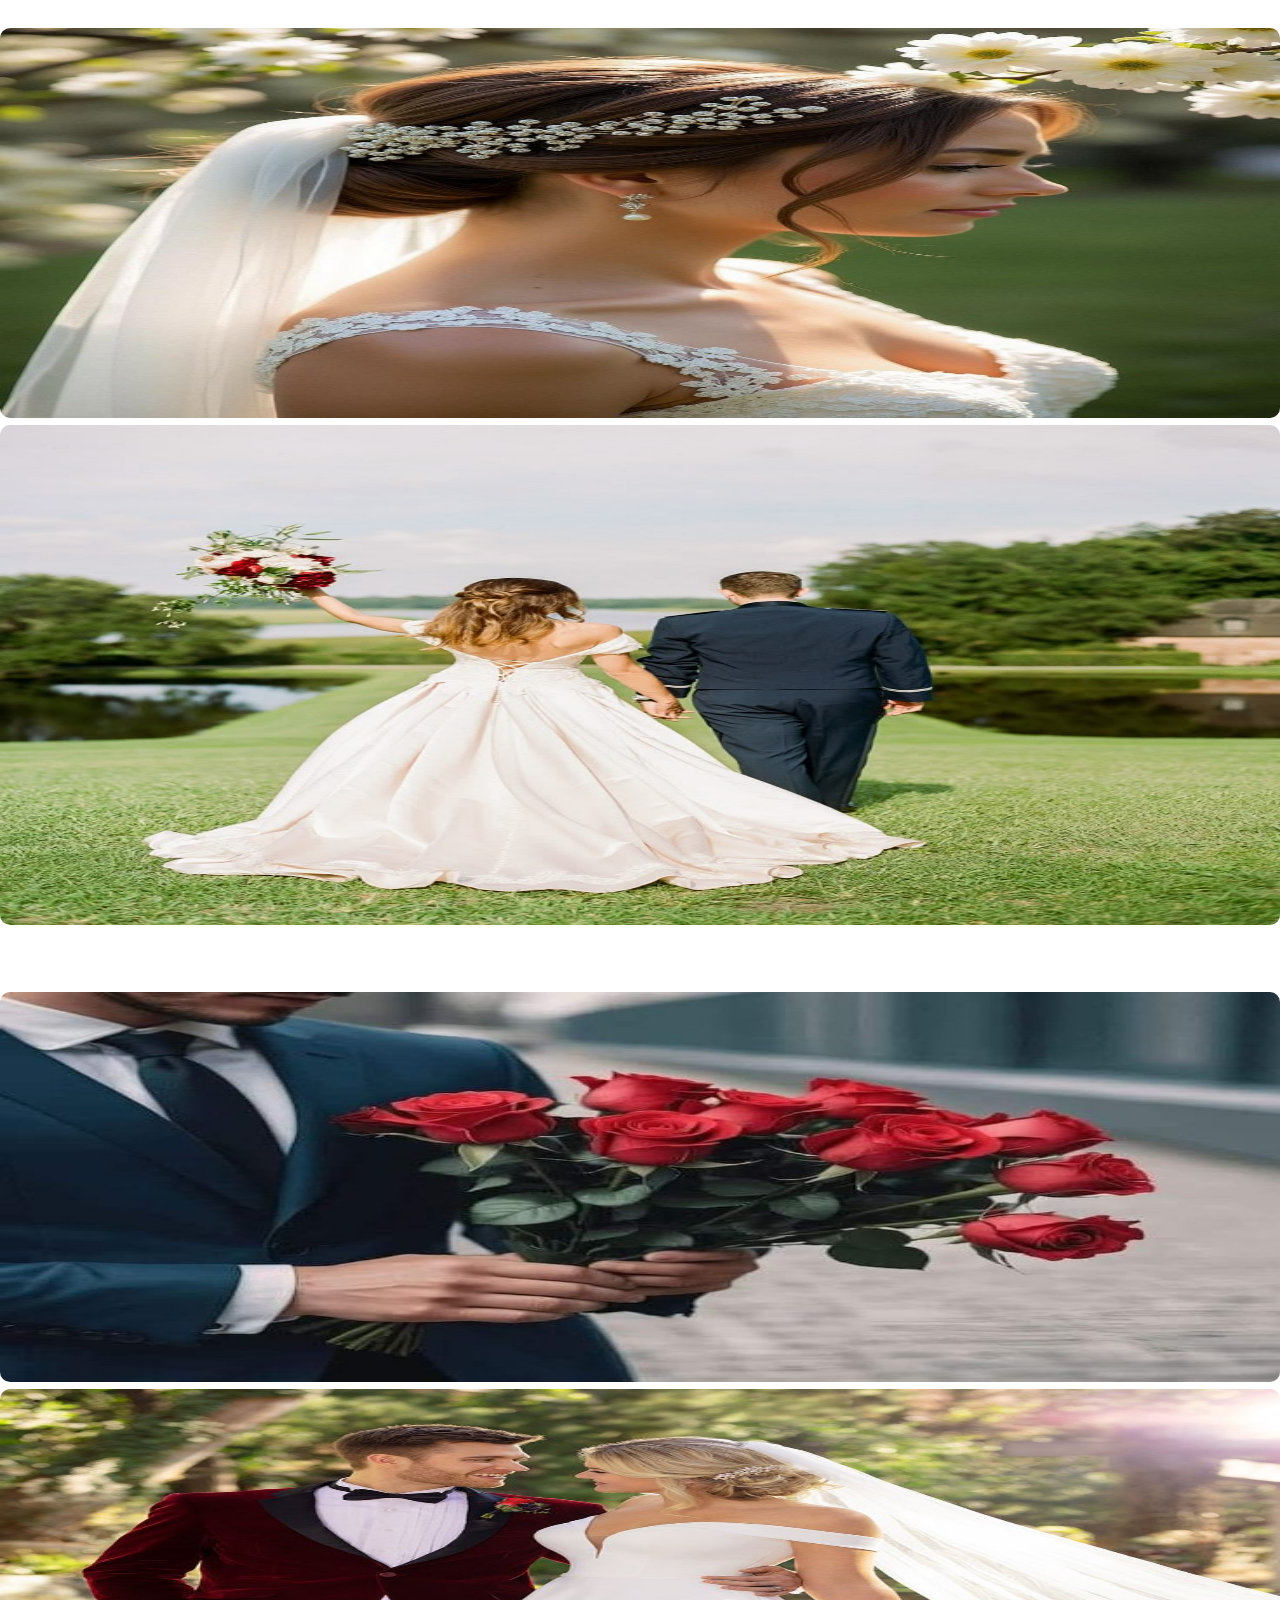
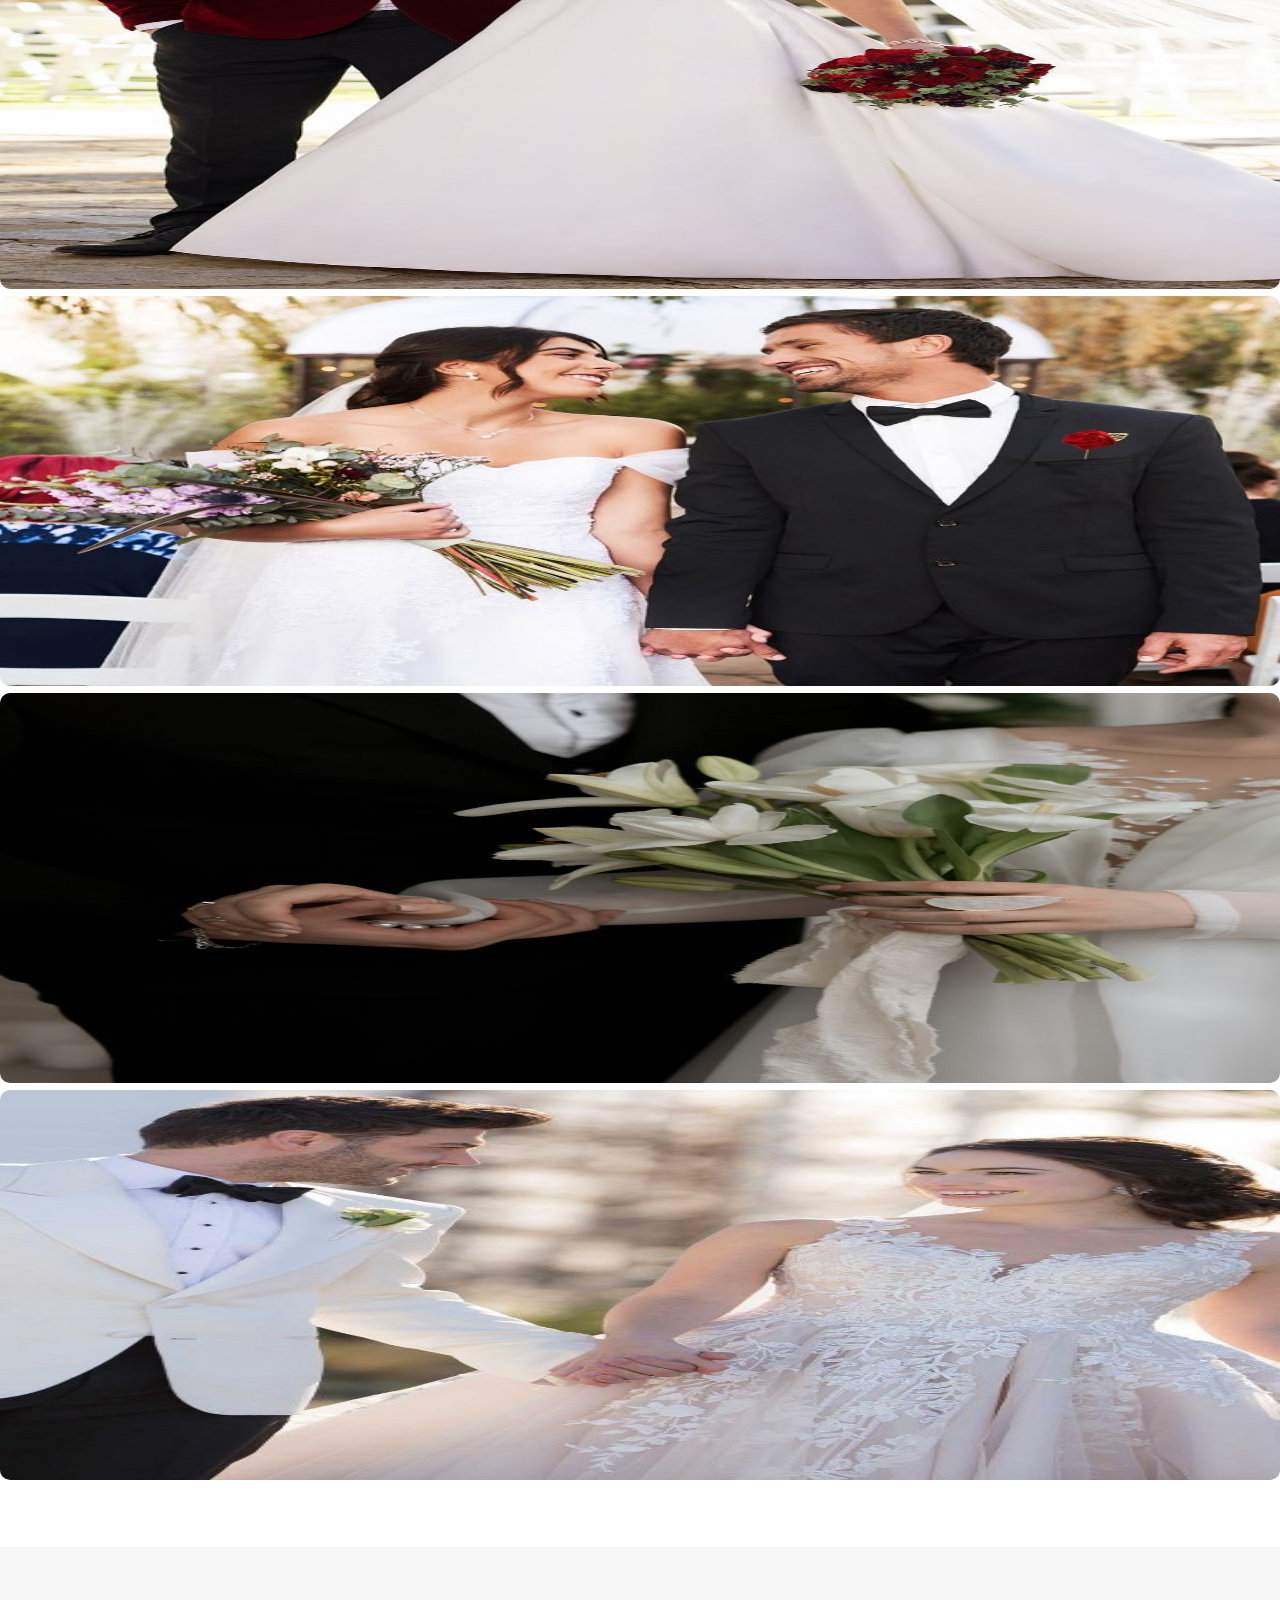
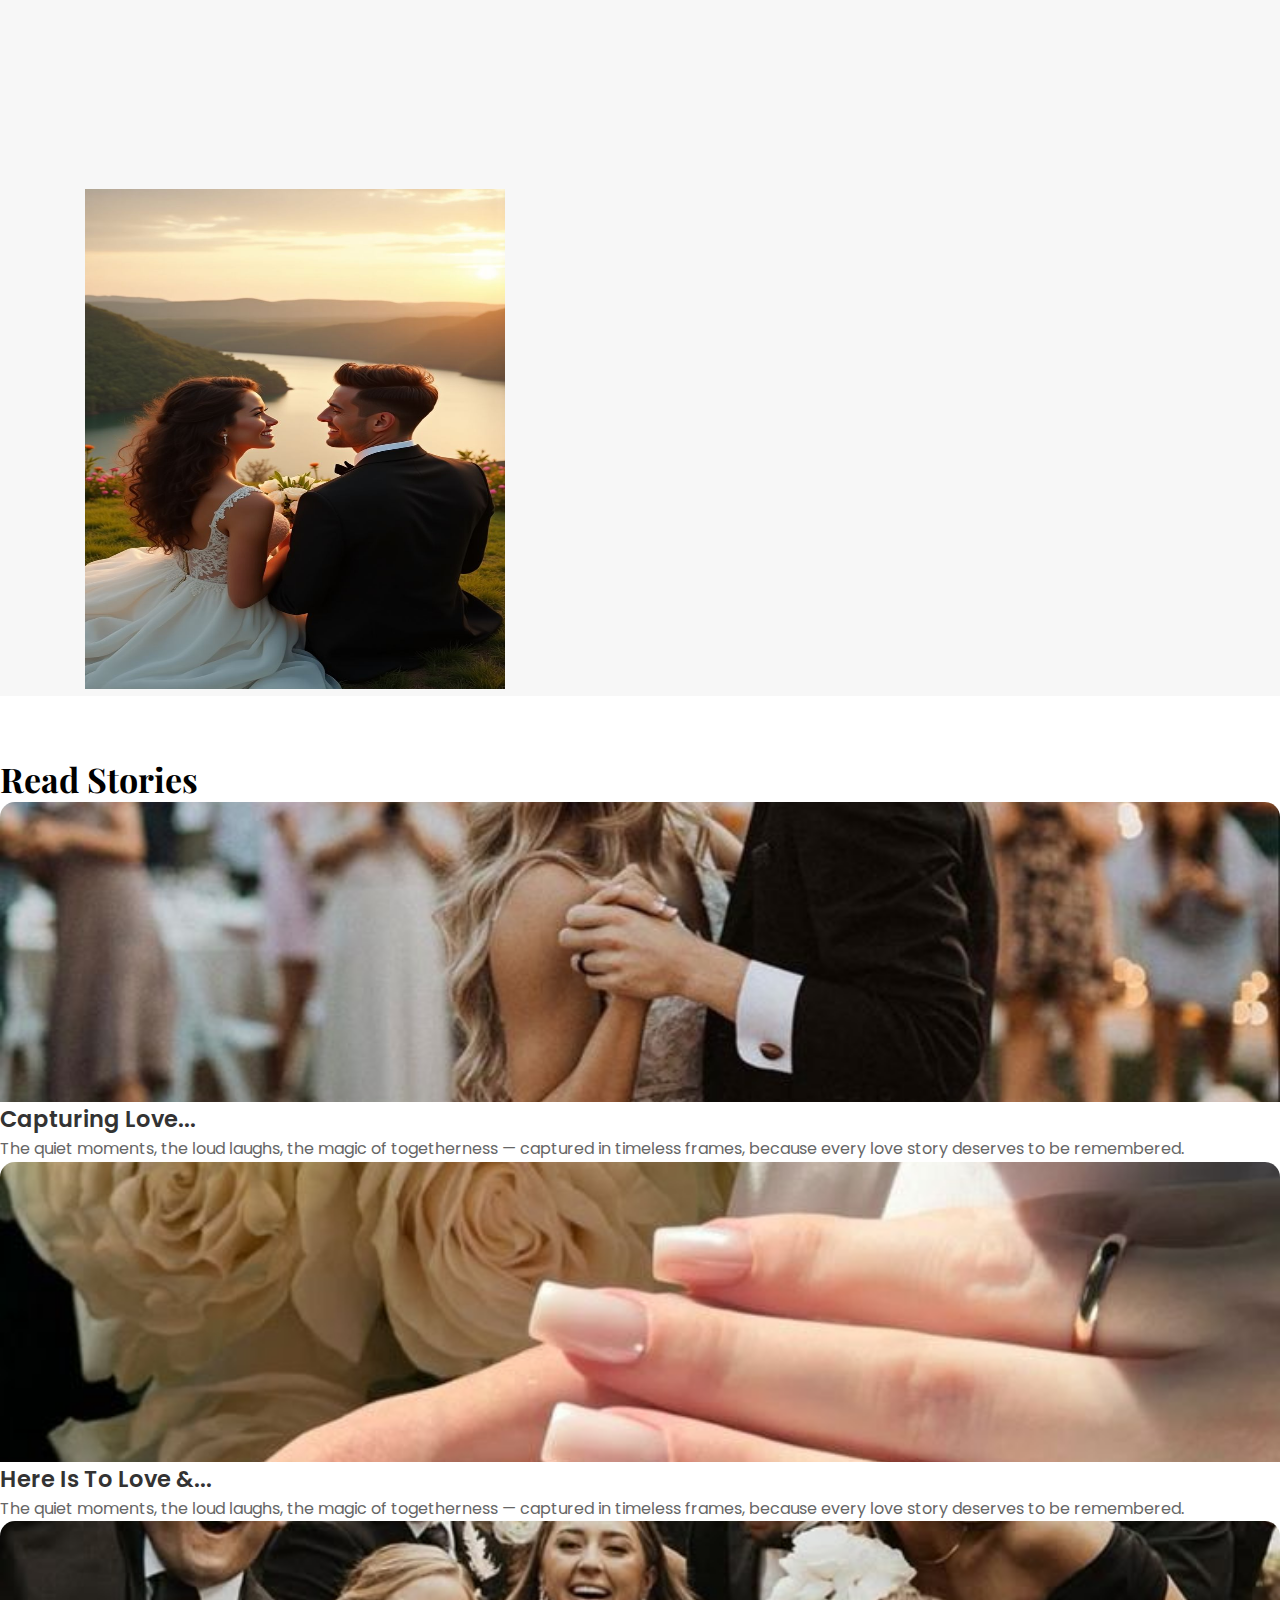
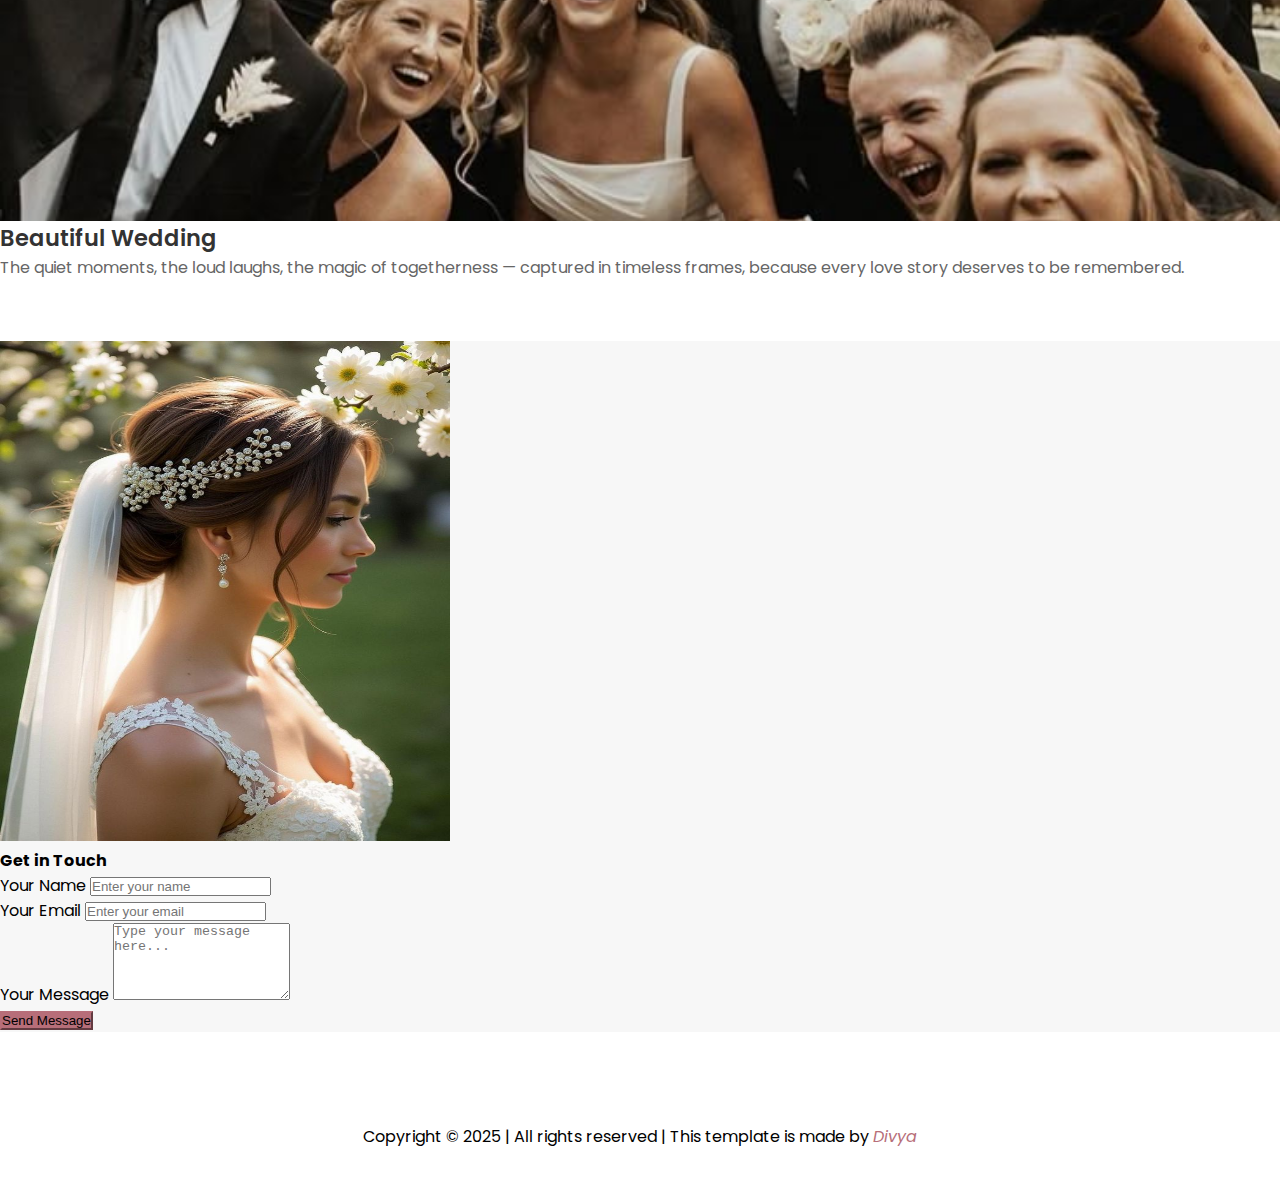
<file: Wedding-template/index.html>
<!DOCTYPE html>
<html lang="en">
<head>
    <meta charset="UTF-8">
    <meta name="viewport" content="width=device-width, initial-scale=1.0">
    <title>Wedding</title>
    <link rel="stylesheet" href="./CSS/style.css">
    <link href="https://cdn.jsdelivr.net/npm/bootstrap@5.3.6/dist/css/bootstrap.min.css" rel="stylesheet" integrity="sha384-4Q6Gf2aSP4eDXB8Miphtr37CMZZQ5oXLH2yaXMJ2w8e2ZtHTl7GptT4jmndRuHDT" crossorigin="anonymous">
    <link rel="stylesheet" href="https://cdn.jsdelivr.net/npm/bootstrap-icons@1.13.1/font/bootstrap-icons.min.css">
    <link rel="stylesheet" href="https://cdn.jsdelivr.net/npm/aos@2.3.4/dist/aos.css" />
    <link href="https://fonts.googleapis.com/css2?family=Playfair+Display:wght@400;600&family=Poppins:wght@300;400;500;600&display=swap" rel="stylesheet">
    
</head>
<body>
  <!-- navbar start -->
  <nav class="navbar navbar-expand-lg bg-dark">
    <div class="container-fluid">
      <div class="d-flex w-100 justify-content-between align-items-center">
        <a class="navbar-brand text-light fs-1  ps-3" href="#" >Forever <span>Frames</span></a>
        <button class="navbar-toggler border-0 me-3" type="button" data-bs-toggle="collapse" 
          data-bs-target="#navbarSupportedContent" aria-controls="navbarSupportedContent" 
          aria-expanded="false" aria-label="Toggle navigation">
          <i class="bi bi-list text-light fs-1"></i>
        </button>
      </div>
      <div class="collapse navbar-collapse mt-2" id="navbarSupportedContent">
        <ul class="navbar-nav ms-auto mb-2 mb-lg-0">
          <li class="nav-item px-3">
            <a class="nav-link active text-light nav-bar" href="#">Home</a>
          </li>
          <li class="nav-item px-3">
            <a class="nav-link text-light nav-bar" href="#">Portfolio</a>
          </li>
          <li class="nav-item px-3">
            <a class="nav-link text-light nav-bar" href="#">About</a>
          </li>
          <li class="nav-item px-3">
            <a class="nav-link text-light nav-bar " href="#">Gallery</a>
          </li>
          <li class="nav-item px-3">
            <a class="nav-link text-light nav-bar " href="#">Services</a>
          </li>
            <li class="nav-item px-3">
            <a class="nav-link text-light nav-bar " href="#">Blog</a>
          </li>
          <li class="nav-item px-3">
            <a class="nav-link text-light nav-bar " href="#">Contact</a>
          </li>
        </ul>
      </div>
    </div>
  </nav>
   <!-- navbar end -->

    <!-- Home section start -->
<section class="home">
  <div class="bg d-flex  justify-content-start">
    <div class="home-content ">
      <p>Here to celebrate every moment with you...</p>
      <h1>It's your day <br>let's enjoy it together!</h1>
      <a href="#" class="btn  mt-3 button">Book Now</a>
    </div>
  </div>
</section>
<!-- Home section end -->

<!-- Portfolio section start -->
 <section class="portfolio section1 py-5">
  <div class="container-fluid">
    <h2 class="text-center heading mb-5">Explore My Portfolio</h2>
    <div class="row g-4 justify-content-evenly" >

      <div class="col-12 col-md-4 d-flex flex-column text-center" >
        <div class="port-img">
          <img src="./Images/Illustration/image1.jpg" alt="">
        </div>
        <div class="port-content mt-3">
          <h4>Engagement Shoot</h4>
          <p>Capture the joy, excitement, and chemistry before your big day with a romantic and relaxed engagement shoot.</p>
        </div>
      </div>

      <div class="col-12 col-md-4 d-flex flex-column text-center">
        <div class="port-img1">
          <img src="./Images/Illustration/image2.jpg" alt="">
        </div>
        <div class="port-content mt-3">
          <h4>Wedding Shoot</h4>
          <p>From emotional vows to joyful celebrations, we beautifully document every moment of your special day.</p>
        </div>
      </div>

      <div class="col-12 col-md-4 d-flex flex-column text-center" >
        <div class="port-img2">
          <img src="./Images/Illustration/image3.jpg" alt="">
        </div>
        <div class="port-content mt-3">
          <h4>Beach Wedding Shoot</h4>
          <p>Bask in natural light and breathtaking ocean views, capturing dreamy, timeless, love-filled memories by the serene sea.</p>
          
        </div>
      </div>

    </div>
  </div>
</section>


<!-- Portfolio section end -->


<!-- About section start -->
<section class="about banner section1 py-5">
    <div class="container">
        <div class="row">
            <div class="col-md-6">
                <div class="img-box">
                <img src="./Images/Illustration/img-1.jpg">
                </div>
            </div>
            <div class="col-md-6 py-4" data-aos="fade-right" data-aos-delay="200" data-aos-duration="2000">
                <div class="about-content ">
                    <h4 class="pb-3  heading1">About Forever Frames</h4>
                    <p>At Forever Frames, we believe every love story is unique—and deserves to be remembered beautifully.</p>
                    <p>We specialize in capturing heartfelt wedding moments with a blend of creativity, emotion, and elegance. From candid smiles to cinematic portraits, we turn your memories into timeless art.</p>
                    <p>With each wedding, we aim to create a comfortable and joyful experience—so you can truly be yourselves. From the first consultation to the final photo delivery, we’re with you every step of the way, capturing not just how your day looked, but how it felt. Let Forever Frames be a part of your journey, and together, we’ll create memories that last a lifetime.</p>
                     <a href="#" class="btn  mt-3 button1">Read More</a>
                </div>
            </div>
        </div>
    </div>
</section>
<!-- About section end -->

<!-- Gallery section start -->

<section class="gallery section1 py-5">
    <div class="container">
        <h2 class="text-center heading  mb-5" >Where Love Meets Lens</h2>
        <div class="row">
            <div class="col-md-4 mb-3" >
                <div class="gallery-img">
                 <img src="./Images/Illustration/gallery-6.jpg" class="img3" alt="">
                </div>
            </div>
            <div class="col-md-4 mb-3">
                <div class="gallery-img">
                 <img src="./Images/Illustration/gallery2.jpg" class="img1" alt="">
                </div>
            </div>
            <div class="col-md-4 mb-3">
                <div class="gallery-img">
                 <img src="./Images/Illustration/gallery1.jpg" class="img3" alt="">
                </div>
            </div>
           </div>
        
          <div class="row mt-4">
            <div class="col-md-4 mb-3">
                <div class="gallery-img">
                 <img src="./Images/Illustration/gallery4.jpg" class="img1" alt="">
                </div>
            </div>
            <div class="col-md-4 mb-3">
                <div class="gallery-img">
                 <img src="./Images/Illustration/gallery7.jpg" class="img2" alt="">
                </div>
            </div>
                <div class="col-md-4 mb-3">
                <div class="gallery-img">
                 <img src="./Images/Illustration/gallery9.jpg"  class="img1" alt="">
                </div>
            </div>
          </div>

          <div class="row mt-4">
            <div class="col-md-4 mb-3">
                <div class="gallery-img">
                 <img src="./Images/Illustration/gallery8.jpg" alt="">
                </div>
            </div>
            <div class="col-md-4 mb-3">
                <div class="gallery-img">
                 <img src="./Images/Illustration/gallery3.jpg" alt="">
                </div>
            </div>
                <div class="col-md-4 mb-3">
                <div class="gallery-img">
                 <img src="./Images/Illustration/gallery5.jpg" alt="">
                </div>
            </div>

    </div>
</div>

</section>

<!-- Gallery section end -->

<!--about section start -->
<section class="about banner section1 py-5">
    <div class="container">
        <div class="row">
           <div class="col-md-6 py-4" data-aos="fade-right" data-aos-delay="200" data-aos-duration="2000">
                <div class="about-content ">
                    <h4 class="pb-3  heading1">Capturing Timeless Wedding Memories</h4>
                    <p>Your wedding day is filled with fleeting moments — joyful tears, loving glances, and genuine smiles. We’re here to capture those memories as they naturally unfold.</p>
                    <p>Every photo we take tells a piece of your love story, preserved with elegance and emotion so you can cherish it forever.</p>
                    <p><i class="bi bi-check-all icon-c pe-2 fs-5"></i>Candid storytelling</p>
                    <p><i class="bi bi-check-all icon-c pe-2 fs-5"></i>Heartfelt moments </p>
                    <p><i class="bi bi-check-all icon-c pe-2 fs-5"></i>Elegant editing</p>
                    <p><i class="bi bi-check-all icon-c pe-2 fs-5"></i>Detail-focused</p>
                    <a href="#" class="btn  mt-3 button1">Know More</a>
                </div>
            </div>
            <div class="col-md-6">
                <div class="img-box1">
                <img src="./Images/Illustration/image-1.jpg">
                </div>
            </div> 
        </div>
    </div>
</section>

<!--about section end  -->

<!-- Stories Section Start -->
<section class="stories section1 py-5">
  <div class="container">
    <h2 class="text-center heading  mb-5" >Read Stories</h2>
    <div class="row">
      <div class="col-md-4 mb-3">
        <div class="card story-card shadow-sm border-0 h-100">
          <div class="story-img">
            <img src="./Images/Illustration/story1.jpg" class="card-img-top" alt="Story Image">
          </div>
          <div class="card-body">
            <h4 class="card-title">Capturing Love...</h4>
            <p class="card-text">The quiet moments, the loud laughs, the magic of togetherness — captured in timeless frames, because every love story deserves to be remembered.</p>
          </div>
        </div>
      </div>
      <div class="col-md-4 mb-3">
        <div class="card story-card shadow-sm border-0 h-100">
          <div class="story-img">
            <img src="./Images/Illustration/story3.jpg" class="card-img-top" alt="Story Image">
          </div>
          <div class="card-body">
            <h4 class="card-title">Here Is To Love &...</h4>
            <p class="card-text">The quiet moments, the loud laughs, the magic of togetherness — captured in timeless frames, because every love story deserves to be remembered.</p>
          </div>
        </div>
      </div>
      <div class="col-md-4 mb-3">
        <div class="card story-card shadow-sm border-0 h-100">
          <div class="story-img">
            <img src="./Images/Illustration/story-img2.jpg" class="card-img-top" alt="Story Image">
          </div>
          <div class="card-body">
            <h4 class="card-title">Beautiful Wedding</h4>
            <p class="card-text">The quiet moments, the loud laughs, the magic of togetherness — captured in timeless frames, because every love story deserves to be remembered.</p>
          </div>
        </div>
      </div>
    </div>
  </div>
</section>
<!-- Stories Section End -->

<!-- Contact Section Start-->
<section class="contact section1 banner py-5">
  <div class="container">
    <div class="row">
      <div class="col-md-6">
        <div class="img-box2">
          <img src="./Images/Illustration/gallery1.jpg" class="img-fluid rounded" alt="Contact Image">
        </div>
      </div>
      <div class="col-md-6 py-4">
        <div class="card shadow-sm border-0">
          <div class="card-body">
            <h4 class=" mb-4">Get in Touch</h4>
            <form>
              <div class="mb-3">
                <label for="name" class="form-label">Your Name</label>
                <input type="text" class="form-control" id="name" placeholder="Enter your name" required>
              </div>
              <div class="mb-3">
                <label for="email" class="form-label">Your Email</label>
                <input type="email" class="form-control" id="email" placeholder="Enter your email" required>
              </div>
              <div class="mb-3">
                <label for="message" class="form-label">Your Message</label>
                <textarea class="form-control" id="message" rows="5" placeholder="Type your message here..." required></textarea>
              </div>
              <button type="submit" class="btn btn-primary px-4">Send Message</button>
            </form>
          </div>
        </div>
      </div>

    </div>
  </div>
</section>

<!-- Contact Section End -->

<!-- Footer Section start -->
 <section class="footer mt-5" >
  <div class="footer-content bg-dark">
  <p class="text-center text-light pt-4">Copyright &copy; 2025 | All rights reserved | This template is made by <span>Divya</span> </p>
  </div>
 </section>
 <!-- Footer Section end -->




<script src="https://cdn.jsdelivr.net/npm/bootstrap@5.3.6/dist/js/bootstrap.bundle.min.js" integrity="sha384-j1CDi7MgGQ12Z7Qab0qlWQ/Qqz24Gc6BM0thvEMVjHnfYGF0rmFCozFSxQBxwHKO" crossorigin="anonymous"></script>
<script src="https://cdn.jsdelivr.net/npm/aos@2.3.4/dist/aos.js"></script>
<script>
  AOS.init();
</script>

</body>
</html>
</file>
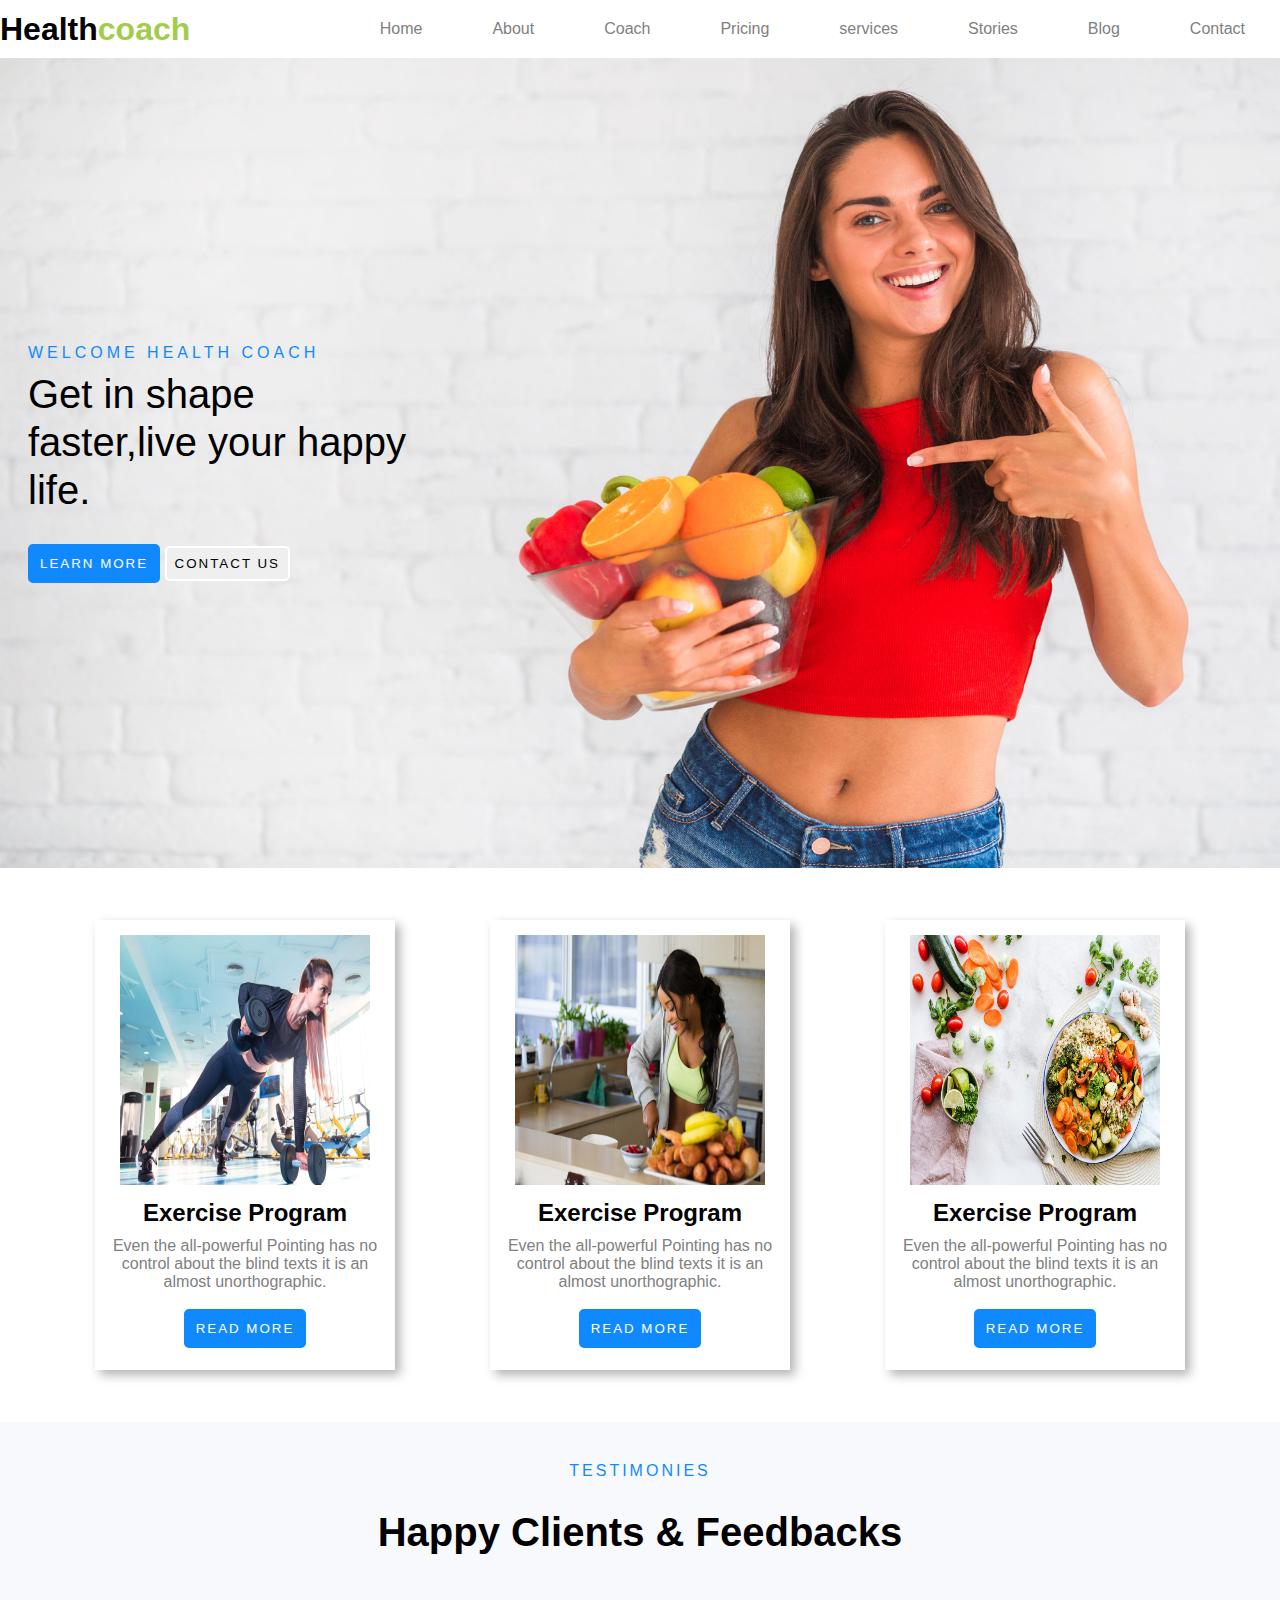
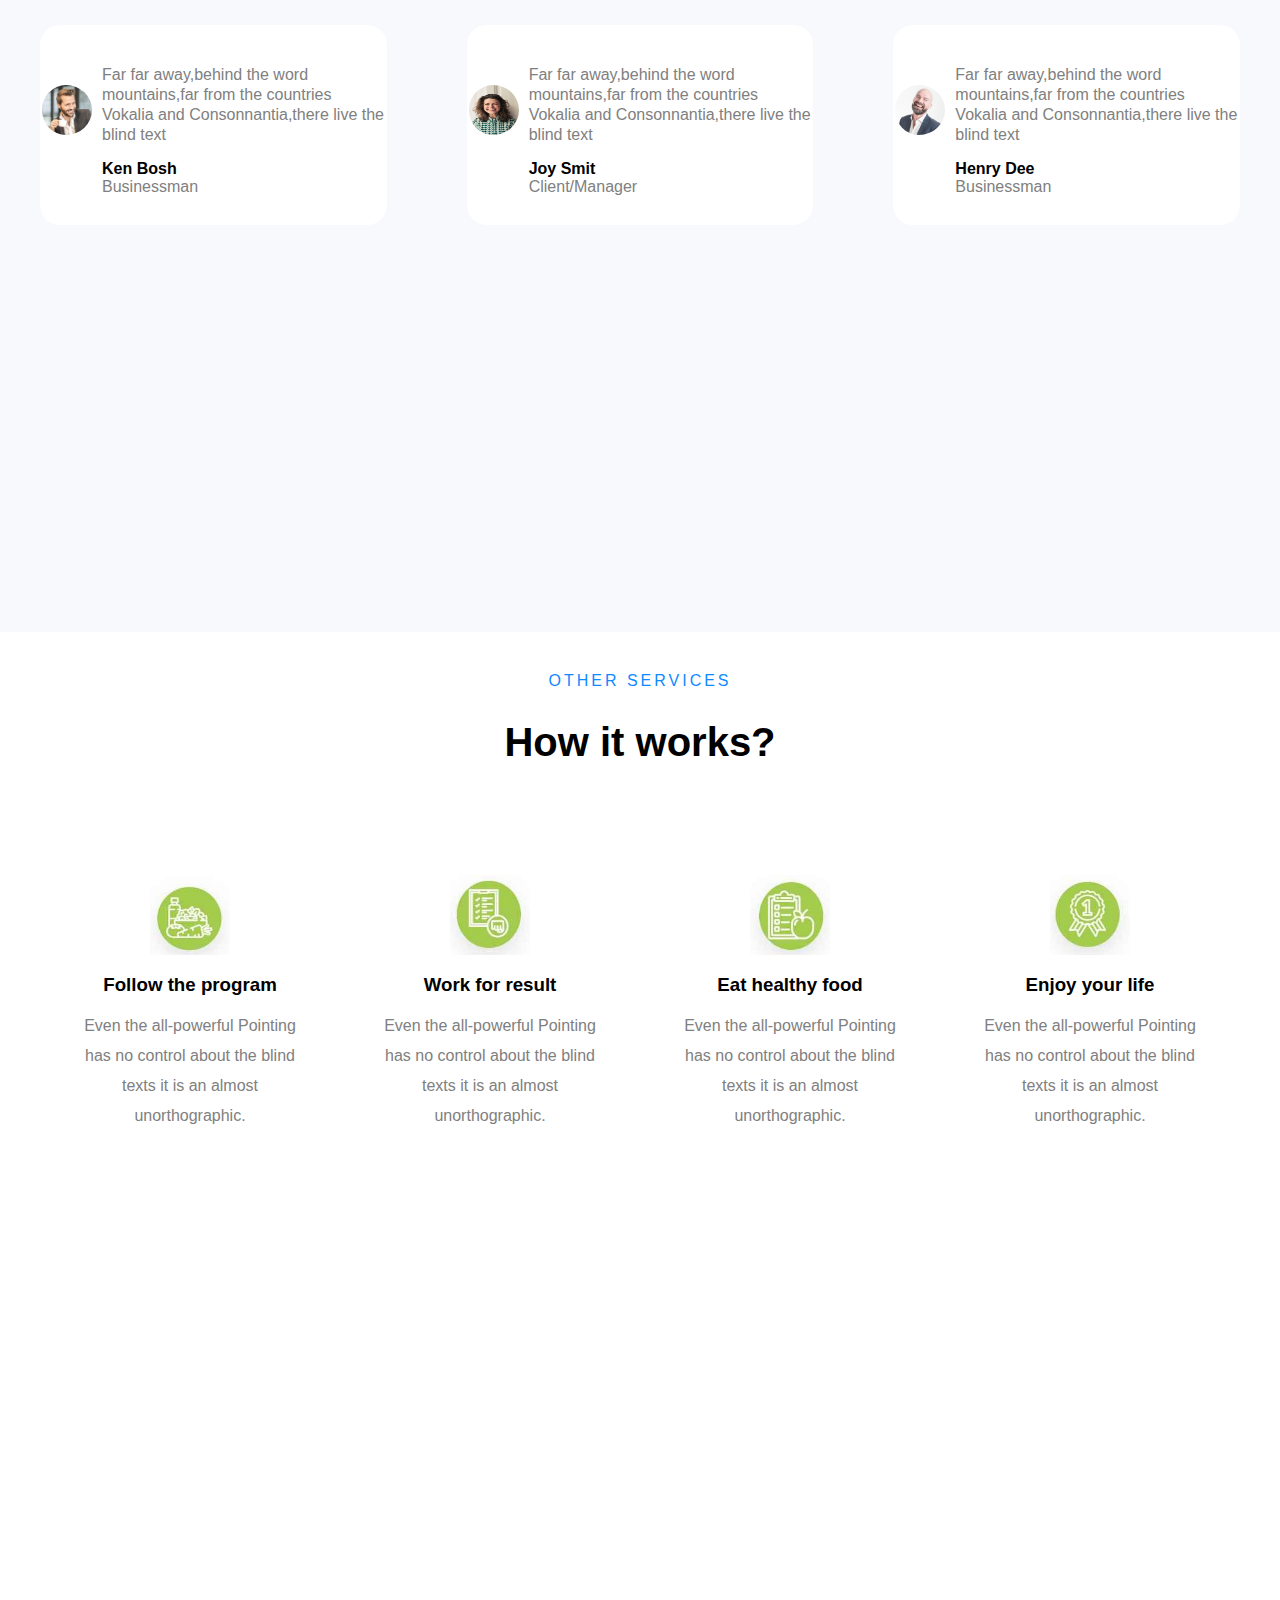
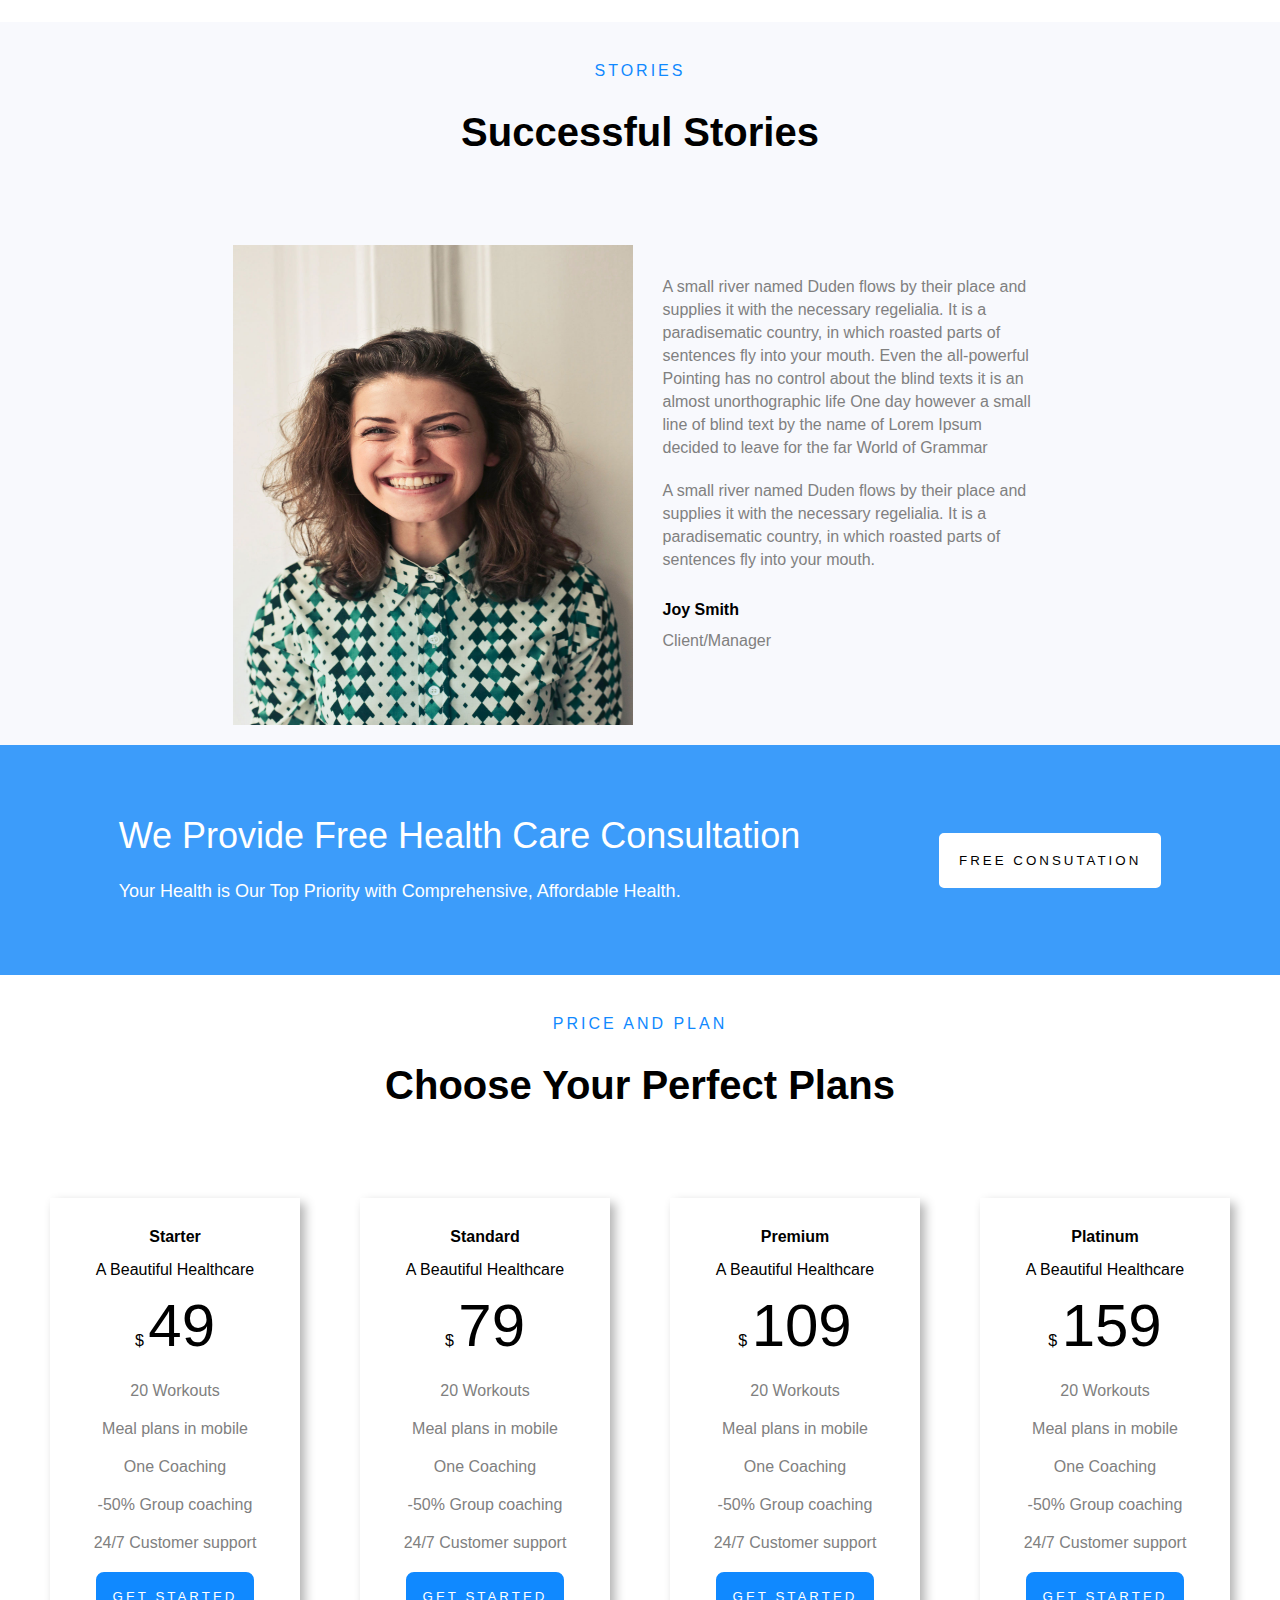
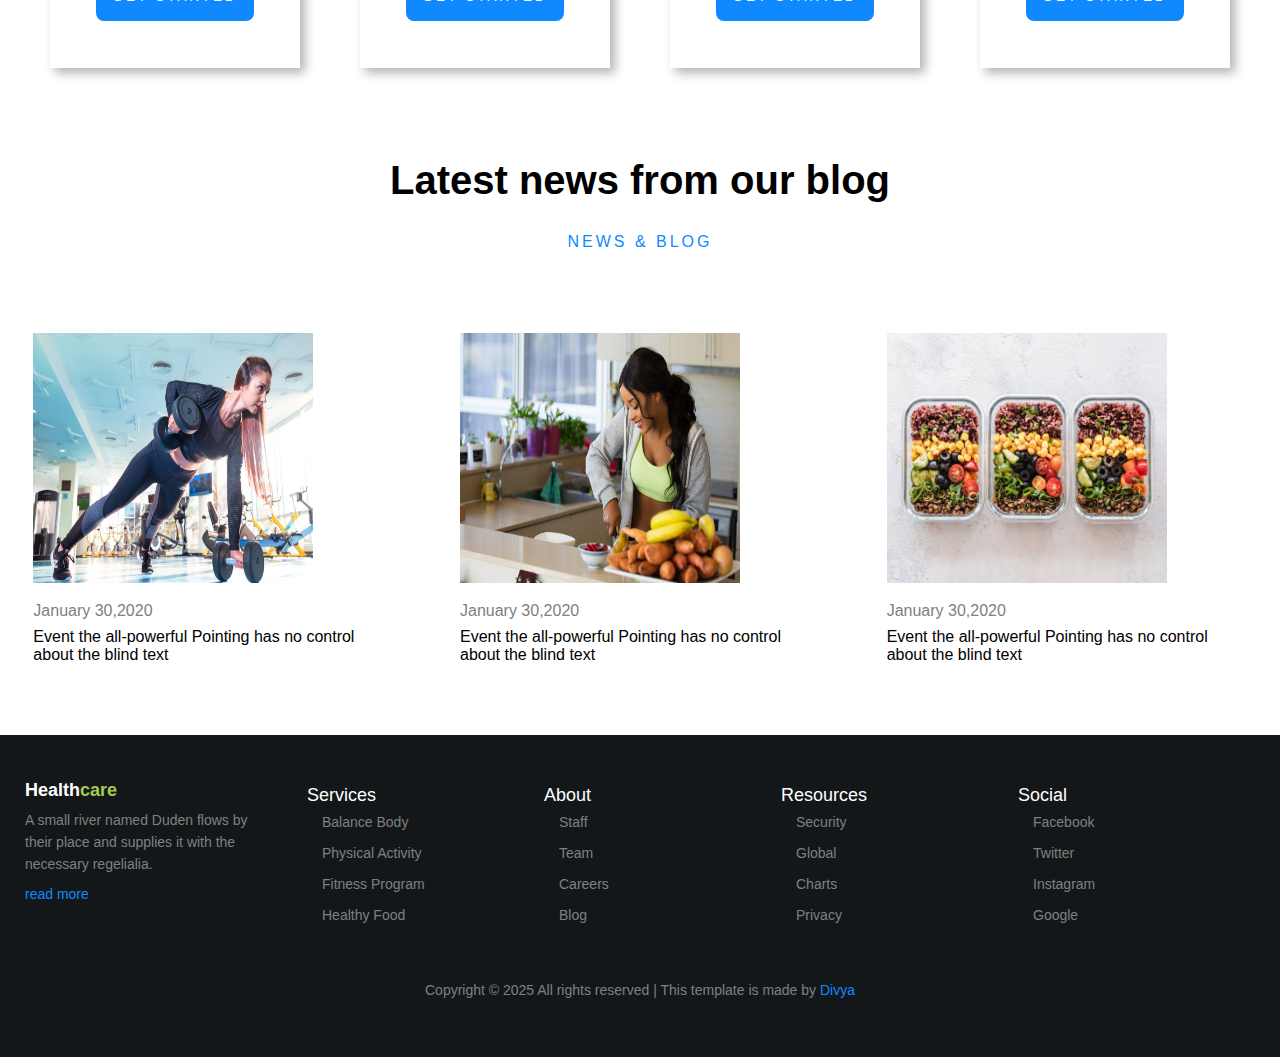
<file: Hospital1/Hospital/index.html>
<!DOCTYPE html>
<html lang="en">
<head>
    <meta charset="UTF-8">
    <meta name="viewport" content="width=device-width, initial-scale=1.0">
    <title>Health coach</title>
    <link rel="stylesheet" href="./CSS/style.css">
</head>
<body>
    <!-- Nav section Start Here -->
    <div class="nav">
        <h1>Health<span class="main-span">coach</span></h1>
        <div class="menu-img">
            <img src="./Images/Illustration/main-menu.png" alt="" width="20px" height="18px">
            <span>Menu</span>
        </div>
        <ul class="list">
            <li><a href="#">Home</a></li>
            <li><a href="#">About</a></li>
            <li><a href="#">Coach</a></li>
            <li><a href="#">Pricing</a></li>
            <li><a href="#">services</a></li>
            <li><a href="#">Stories</a></li>
            <li><a href="#">Blog</a></li>
            <li><a href="#">Contact</a></li>
        </ul>
    </div>
    <!-- Nav section Ends Here -->

  <!-- Hero section Start Here -->
    <div class="bg">
        <div class="banner">
            <p>Welcome health coach</p>
            <h1>Get in shape faster,live your happy life.</h1>
            <button type="button " class="btn">Learn More</button>
            <button type="button" class="btn1">Contact Us</button>
        </div> 
    </div>
    <!-- Hero section Ends Here -->

   <!-- About Section Start Here -->
    <div class="section">
        <div class="section-info">
            <div class="section-img">
                <img src="./Images/Illustration/image_1.jpg" alt="" >
            </div>
            <div class="section-content">
               <h2>Exercise Program</h2> 
               <p>Even the all-powerful Pointing has no control about the blind texts it is an almost unorthographic. </p>
               <button type="button" class="btn">Read More</button>
            </div>
        </div>

        <div class="section-info">
            <div class="section-img">
                <img src="./Images/Illustration/image_2.jpg" alt="" >
            </div>
            <div class="section-content">
               <h2>Exercise Program</h2> 
               <p>Even the all-powerful Pointing has no control about the blind texts it is an almost unorthographic. </p>
               <button type="button" class="btn">Read More</button>
            </div>
        </div>

        <div class="section-info">
            <div class="section-img">
                <img src="./Images/Illustration/services-3.jpg" alt="" >
            </div>
            <div class="section-content">
               <h2>Exercise Program</h2> 
               <p>Even the all-powerful Pointing has no control about the blind texts it is an almost unorthographic. </p>
               <button type="button" class="btn">Read More</button>
            </div>
        </div>
    </div>
    <!-- About Section Ends Here -->

    <!-- Testimonies Section Start Here -->
    <div class="parent">
    <div class="heading">
        <p>Testimonies</p>
        <h2>Happy Clients & Feedbacks</h2>
    </div>

    <div class="testimonial">
        <div class="testimonial-info">
            <div class="testimonial-img">
                <img src="./Images/Illustration/person_1.jpg" alt="">
            </div>
            <div class="testimonial-content">
             <p class="testimonial-para">Far far away,behind the word mountains,far from the countries Vokalia and Consonnantia,there live the blind text</p>
             <b>Ken Bosh</b>
             <p>Businessman</p>
            </div>
        </div>

        <div class="testimonial-info">
            <div class="testimonial-img">
                <img src="./Images/Illustration/person-1.jpg" alt="">
            </div>
            <div class="testimonial-content">
             <p class="testimonial-para">Far far away,behind the word mountains,far from the countries Vokalia and Consonnantia,there live the blind text</p>
             <b>Joy Smit</b>
             <p>Client/Manager</p>
            </div>
        </div>

        <div class="testimonial-info">
            <div class="testimonial-img">
                <img src="./Images/Illustration/person_2.jpg" alt="">
            </div>
            <div class="testimonial-content">
             <p class="testimonial-para">Far far away,behind the word mountains,far from the countries Vokalia and Consonnantia,there live the blind text</p>
             <b>Henry Dee</b>
             <p>Businessman</p>
            </div>
        </div>
    </div>
</div>
 <!-- Testimonies Section Ends Here -->

<!-- Services Section Start Here -->
    <div class="section3-parent">
    <div class="heading">
        <p>Other Services</p>
        <h2>How it works?</h2>
    </div>

    <div class="section3">
        <div class="section3-info">
            <div class="section3-img">
                <img src="./Images/Illustration/logo_1.jpg">
            </div>
            <div class="section3-content">
                <h3>Follow the program</h3>
                <p>Even the all-powerful Pointing has no control about the blind texts it is an almost unorthographic.</p>
            </div>
        </div>

        <div class="section3-info">
            <div class="section3-img">
                <img src="./Images/Illustration/logo_2.jpg">
            </div>
            <div class="section3-content">
                <h3>Work for result</h3>
                <p>Even the all-powerful Pointing has no control about the blind texts it is an almost unorthographic.</p>
            </div>
        </div>

        <div class="section3-info">
            <div class="section3-img">
                <img src="./Images/Illustration/logo_3.jpg">
            </div>
            <div class="section3-content">
                <h3>Eat healthy food</h3>
                <p>Even the all-powerful Pointing has no control about the blind texts it is an almost unorthographic.</p>
            </div>
        </div>

        <div class="section3-info">
            <div class="section3-img">
                <img src="./Images/Illustration/logo_4.jpg">
            </div>
            <div class="section3-content">
                <h3>Enjoy your life</h3>
                <p>Even the all-powerful Pointing has no control about the blind texts it is an almost unorthographic.</p>
            </div>
        </div>
    </div>
</div>
<!-- Services Section Ends Here -->

<!-- Stories Section Starts Here -->
<div class="story-parent">
    <div class="heading">
        <p>Stories</p>
        <h2>Successful Stories</h2>
    </div>

    <div class="stories">
        <div class="story-img">
            <img src="./Images/Illustration/person-1.jpg">
        </div>
        <div class="story-content">
         <p>A small river named Duden flows by their place and supplies it with the necessary regelialia. It is a paradisematic country, in which roasted parts of sentences fly into your mouth. Even the all-powerful Pointing has no control about the blind texts it is an almost unorthographic life One day however a small line of blind text by the name of Lorem Ipsum decided to leave for the far World of Grammar</p>
         <p>A small river named Duden flows by their place and supplies it with the necessary regelialia. It is a paradisematic country, in which roasted parts of sentences fly into your mouth.</p>
         <div class="auth-info">
            <strong class="auth-name">Joy Smith</strong>
         <p>Client/Manager</p>
         </div>
        </div>
    </div>
</div>
 <!-- Stories Section Ends Here -->

<!-- Health Section Starts Here -->
    <div class="Health">
        <div class="health-care">
            <h2>We Provide Free Health Care Consultation</h2>
            <p>Your Health is Our Top Priority with Comprehensive, Affordable Health.</p>
        </div>
        <div class="health-btn">
            <button type="button" class="button">Free Consutation</button>
        </div>
    </div>
<!-- Health Section Ends Here -->

<!-- Price Section Start Here -->
    <div class="heading">
        <p>Price and Plan</p>
        <h2>Choose Your Perfect Plans</h2>
    </div>
    <div class="section4">
        <div class="section4-info">
            <div class="section4-heading">
                <h4>Starter</h4>
                <p>A Beautiful Healthcare</p>
            </div>
            <div class="section4-content1">
                <span>$</span>
                <span class="price">49</span>
            </div>
            <div class="section4-content2">
                <p>20 Workouts</p>
                <p>Meal plans in mobile</p>
                <p>One Coaching</p>
                <p>-50% Group coaching</p>
                <p>24/7 Customer support</p>
            <button type="button" class="section4-btn">Get started</button>
            </div>
        </div>

        <div class="section4-info">
            <div class="section4-heading">
                <h4>Standard</h4>
                <p>A Beautiful Healthcare</p>
            </div>
            <div class="section4-content1">
                <span>$</span>
                <span class="price">79</span>
            </div>
            <div class="section4-content2">
                <p>20 Workouts</p>
                <p>Meal plans in mobile</p>
                <p>One Coaching</p>
                <p>-50% Group coaching</p>
                <p>24/7 Customer support</p>
            <button type="button" class="section4-btn">Get started</button>
            </div>
        </div>

        <div class="section4-info">
            <div class="section4-heading">
                <h4>Premium</h4>
                <p>A Beautiful Healthcare</p>
            </div>
            <div class="section4-content1">
                <span>$</span>
                <span class="price">109</span>
            </div>
            <div class="section4-content2">
                <p>20 Workouts</p>
                <p>Meal plans in mobile</p>
                <p>One Coaching</p>
                <p>-50% Group coaching</p>
                <p>24/7 Customer support</p>
            <button type="button" class="section4-btn">Get started</button>
            </div>
        </div>

        <div class="section4-info">
            <div class="section4-heading">
                <h4>Platinum</h4>
                <p>A Beautiful Healthcare</p>
            </div>
            <div class="section4-content1">
                <span>$</span>
                <span class="price">159</span>
            </div>
            <div class="section4-content2">
                <p>20 Workouts</p>
                <p>Meal plans in mobile</p>
                <p>One Coaching</p>
                <p>-50% Group coaching</p>
                <p>24/7 Customer support</p>
            <button type="button" class="section4-btn">Get started</button>
            </div>
        </div>
    </div>
    <!-- Price Section Ends  Here -->
   
    <!-- News & Blog Section Start Here -->
    <div class="heading">
        <h2>Latest news from our blog</h2>
        <p>News & Blog</p>
    </div>
    <div class="section5">
        <div class="section-info5">
            <div class="section-img5">
                <img src="./Images/Illustration/image_1.jpg" alt="" >
            </div>
            <div class="section-content5">
                <p class="secp"><a href="" class="anchor">January 30,2020</a></p>
               <p class="section-content para"><a href="">Event the all-powerful Pointing has no control about the blind text</a></p>
            </div>
        </div>

        <div class="section-info5">
            <div class="section-img5">
                <img src="./Images/Illustration/image_2.jpg" alt="" >
            </div>
            <div class="section-content5">
                <p class="secp"><a href="" class="anchor">January 30,2020</a></p>
                <p class="section-content para"><a href="">Event the all-powerful Pointing has no control about the blind text</a></p>
            </div>
        </div>

        <div class="section-info5">
            <div class="section-img5">
                <img src="./Images/Illustration/image_3.jpg" alt="" >
            </div>
            <div class="section-content5">
                <p class="secp"><a href="" class="anchor">January 30,2020</a></p>
                <p><a href="">Event the all-powerful Pointing has no control about the blind text</a></p>
            </div>
        </div>
</div>
<!-- News & Blog Section Ends Here -->

<!-- Footer Section Start Here -->
<div class="footer">
    <div class="footer-content">
    <div class="footer-info">
            <h2>Health<span>care</span></h2>
            <p>A small river named Duden flows by their place and supplies it with the necessary regelialia.</p>
            <p class="text"><a href="">read more</a></p>
    </div>

    <div class="footer-info1">
            <h3>Services</h3>
            <ul class="footer-list">
                <li><a href="#">Balance Body</a></li>
                <li><a href="#">Physical Activity</a></li>
                <li><a href="#">Fitness Program</a></li>
                <li><a href="#">Healthy Food</a></li>
            </ul>
    </div>

    <div class="footer-info1">
            <h3>About</h3>
            <ul class="footer-list" >
                <li><a href="#">Staff</a></li>
                <li><a href="#">Team</a></li>
                <li><a href="#">Careers</a></li>
                <li><a href="#">Blog</a></li>
            </ul>
    </div>

    <div class="footer-info1">
            <h3>Resources</h3>
            <ul class="footer-list">
                <li><a href="#">Security</a></li>
                <li><a href="#">Global</a></li>
                <li><a href="#">Charts</a></li>
                <li><a href="#">Privacy</a></li>
            </ul>
    </div>

    <div class="footer-info1">
            <h3>Social</h3>
            <ul  class="footer-list" >
                <li><a href="#">Facebook</a></li>
                <li><a href="#">Twitter</a></li>
                <li><a href="#">Instagram</a></li>
                <li><a href="#">Google</a></li>
            </ul>
    </div>
</div>

    <p class="text1">Copyright &copy; 2025 All rights reserved | This template is made  by <span>Divya</span></p>
</div>
<!-- Footer Section Ends Here -->
</body>
</html>
</file>
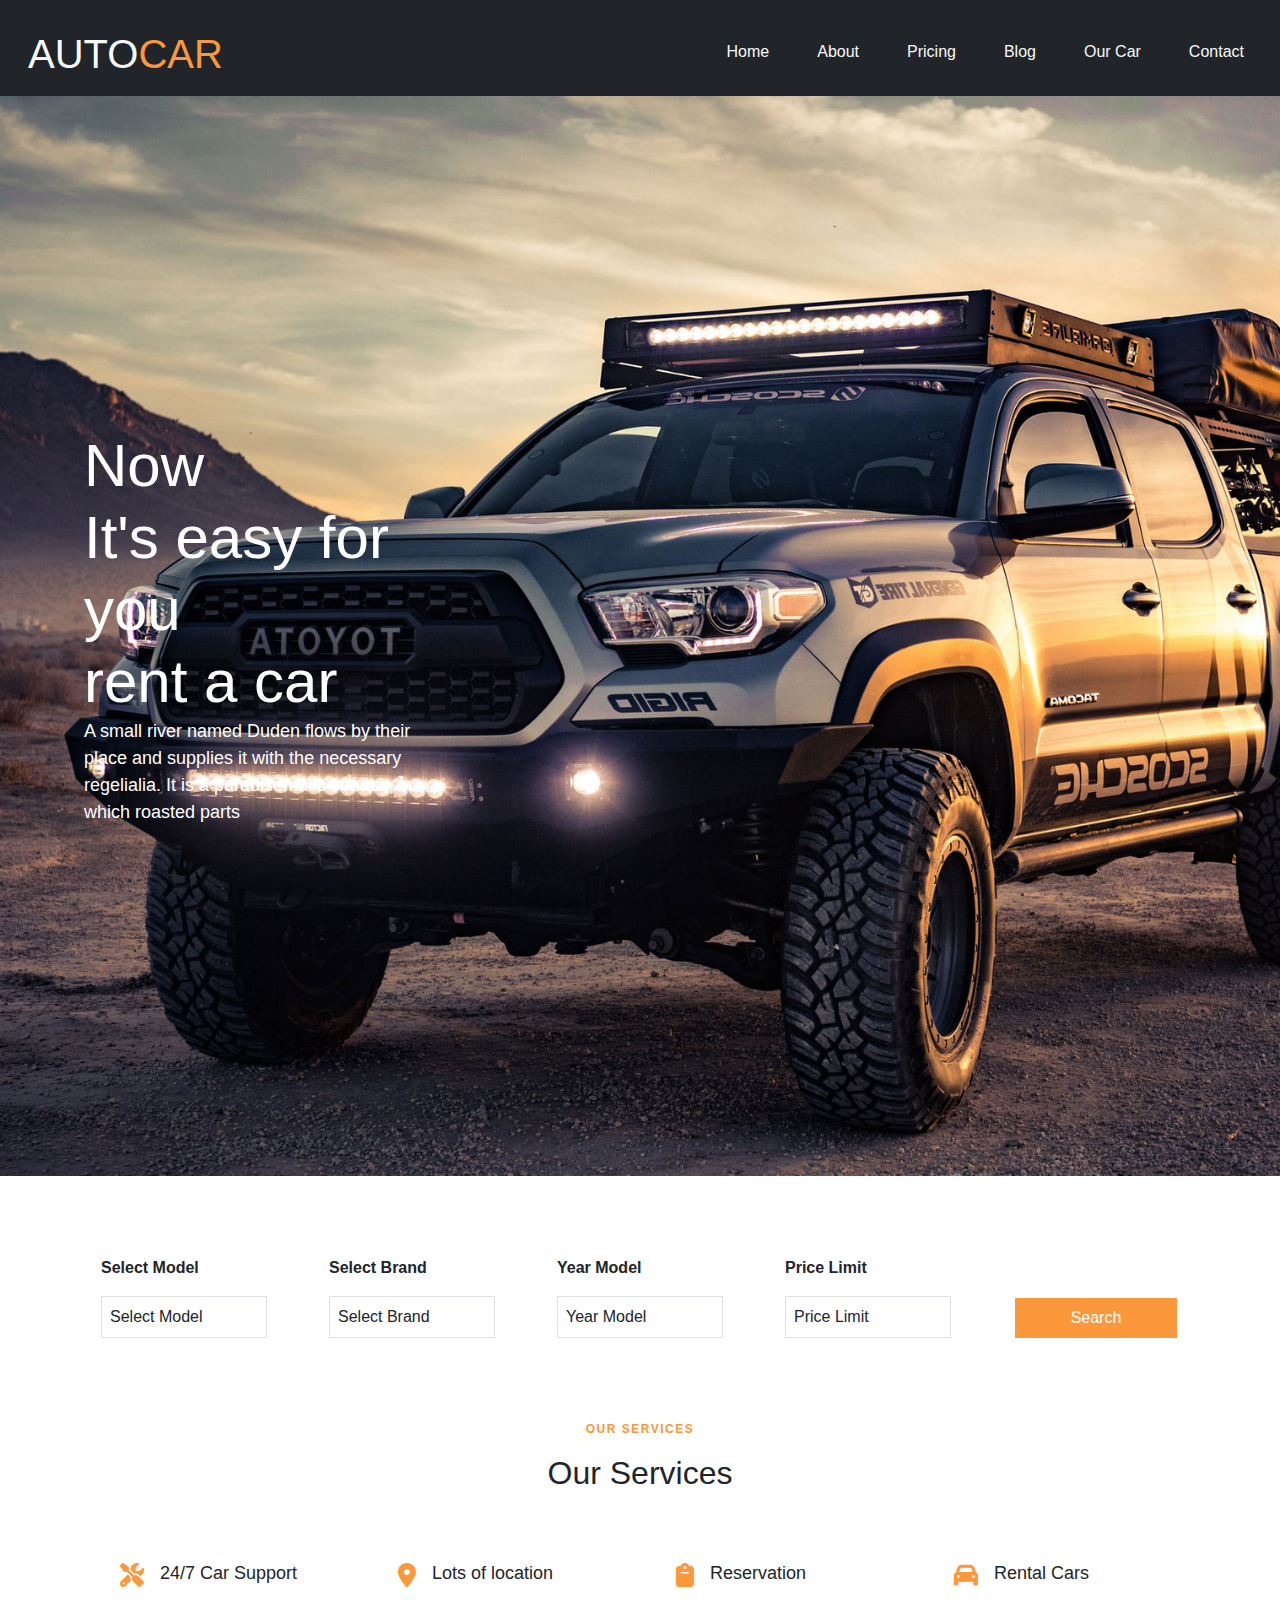
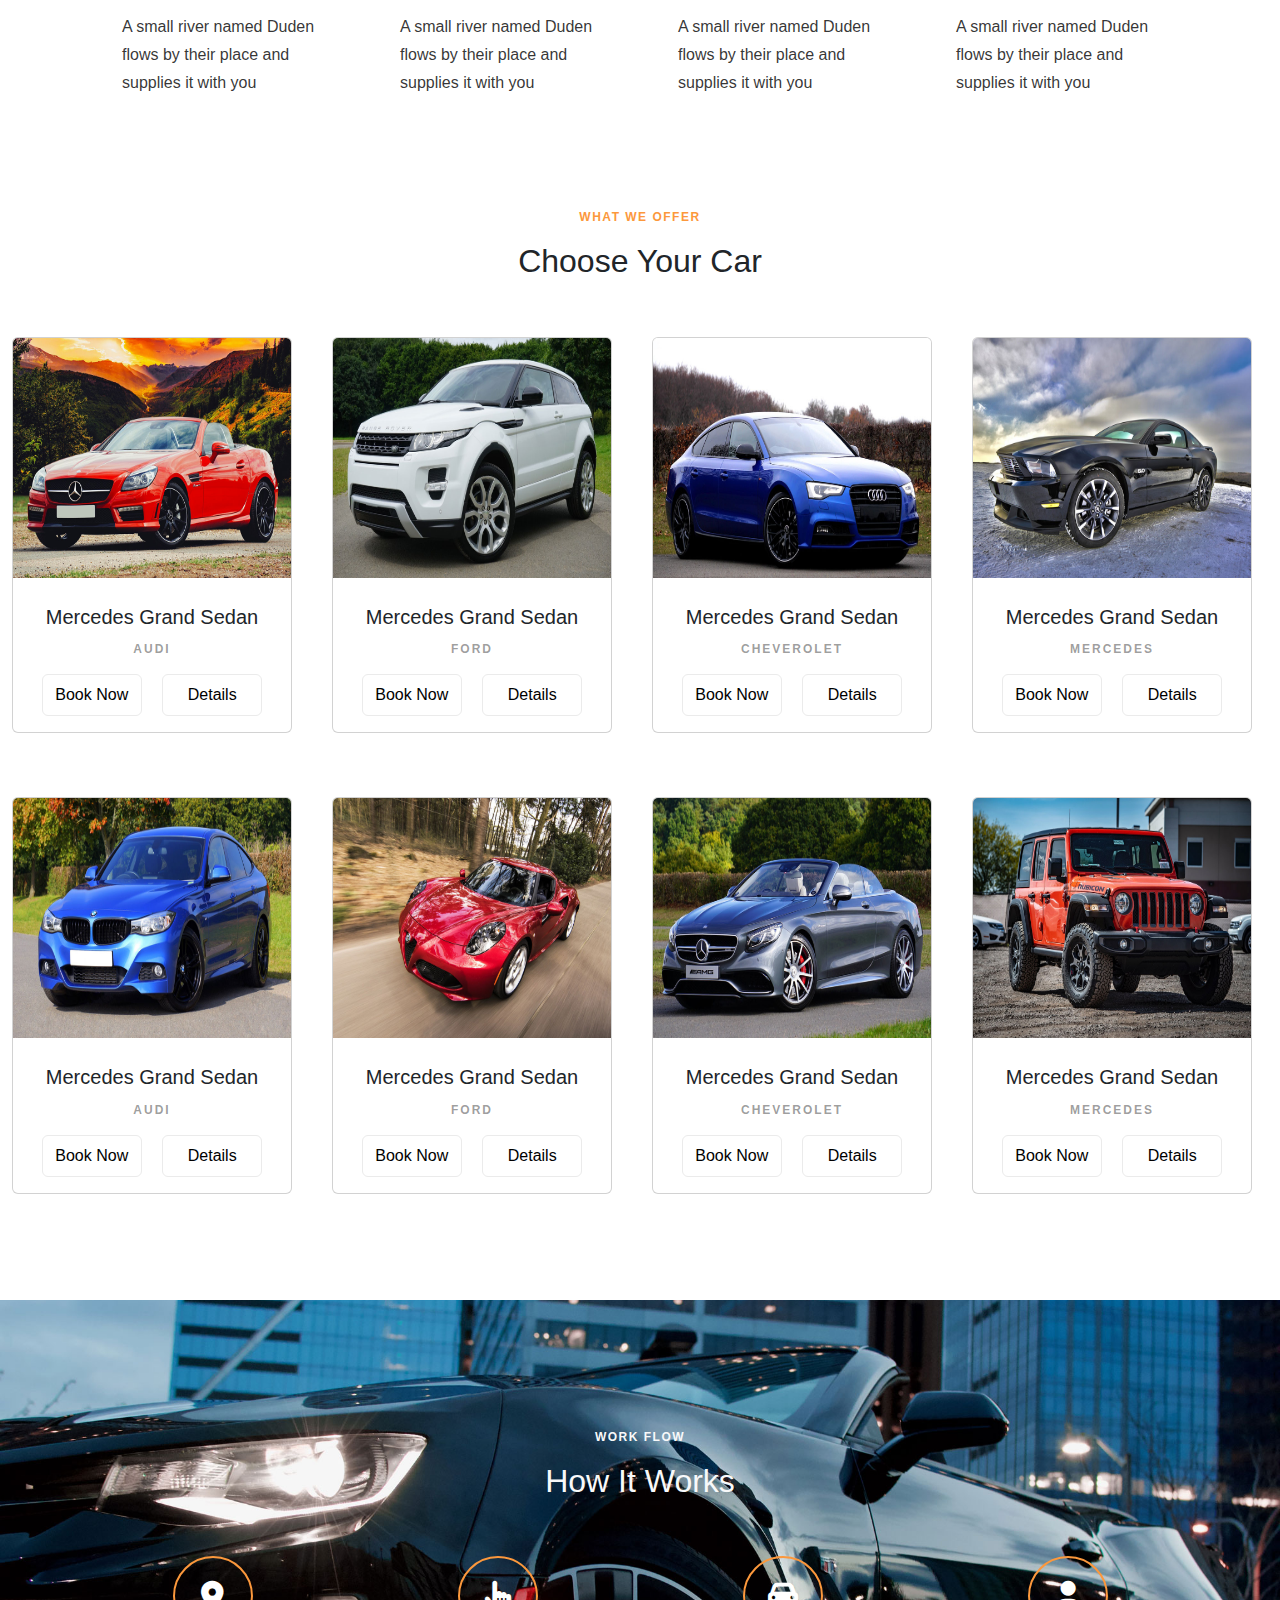
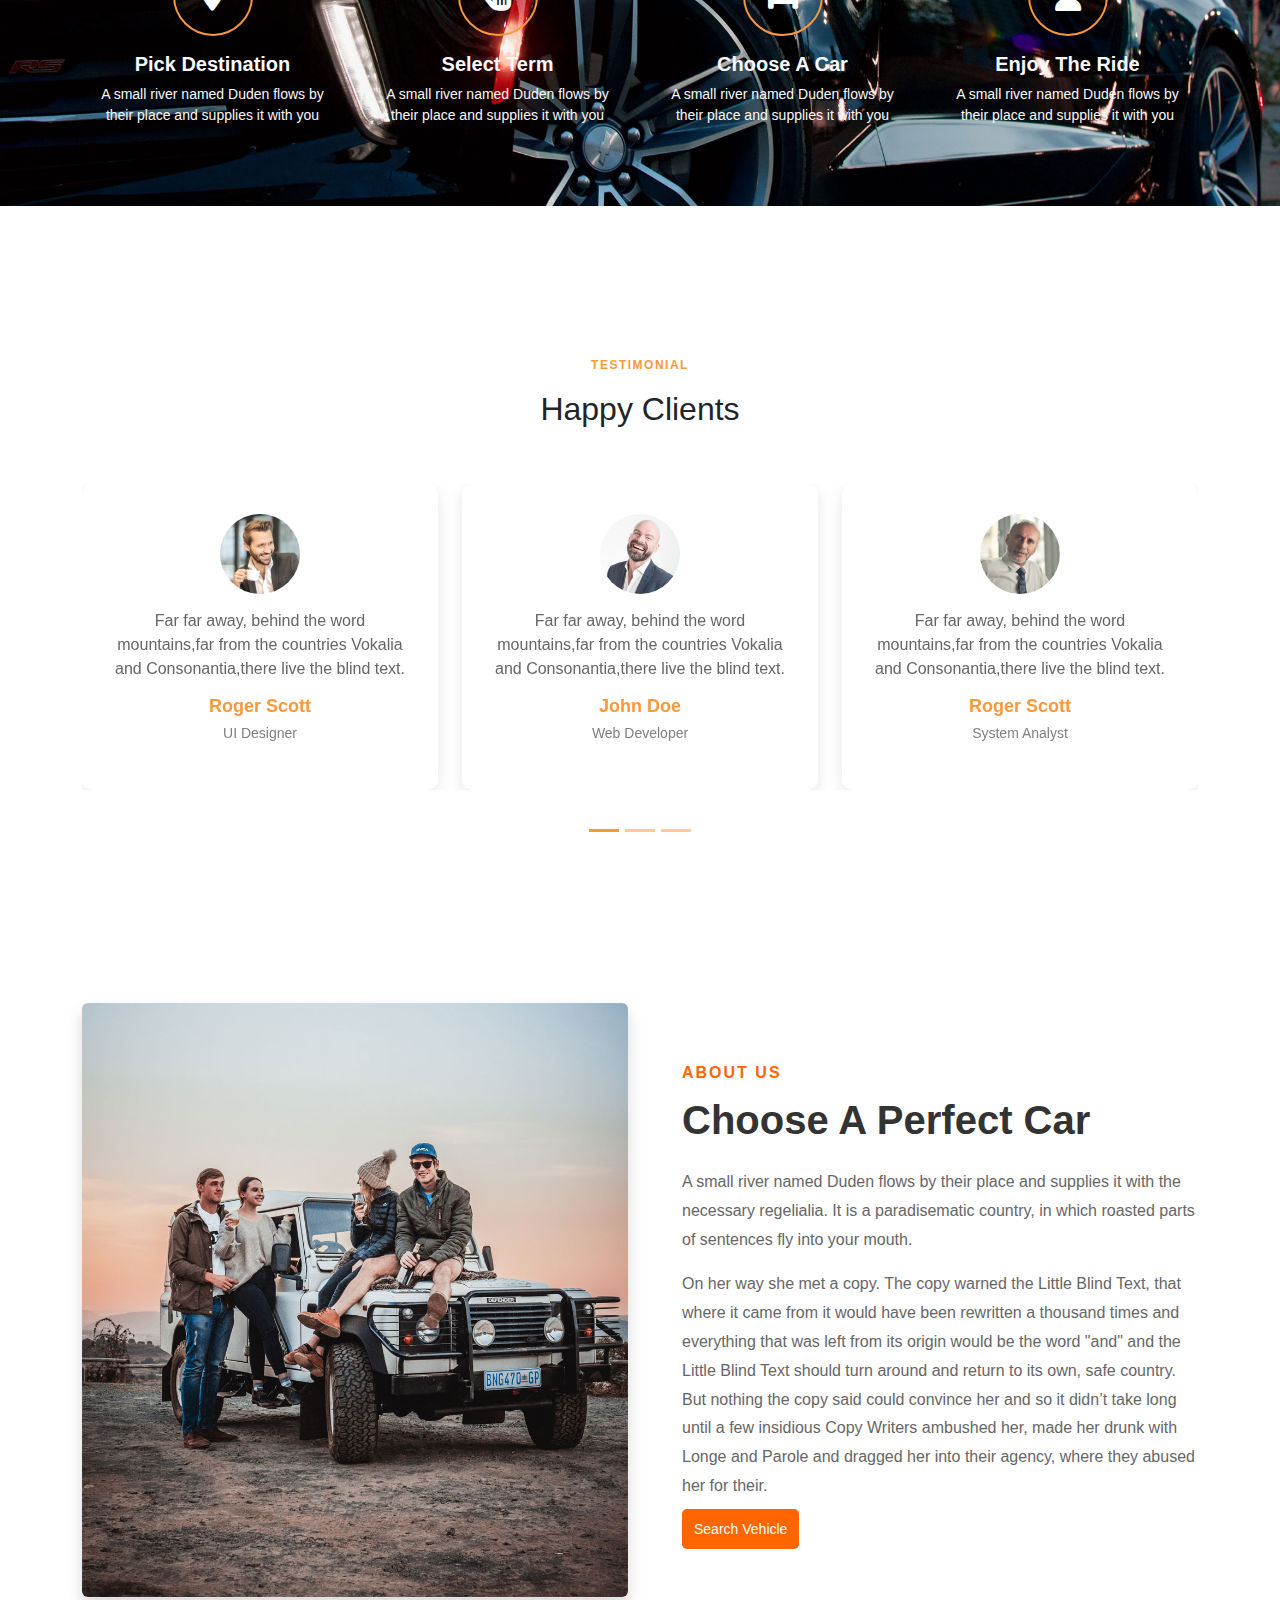
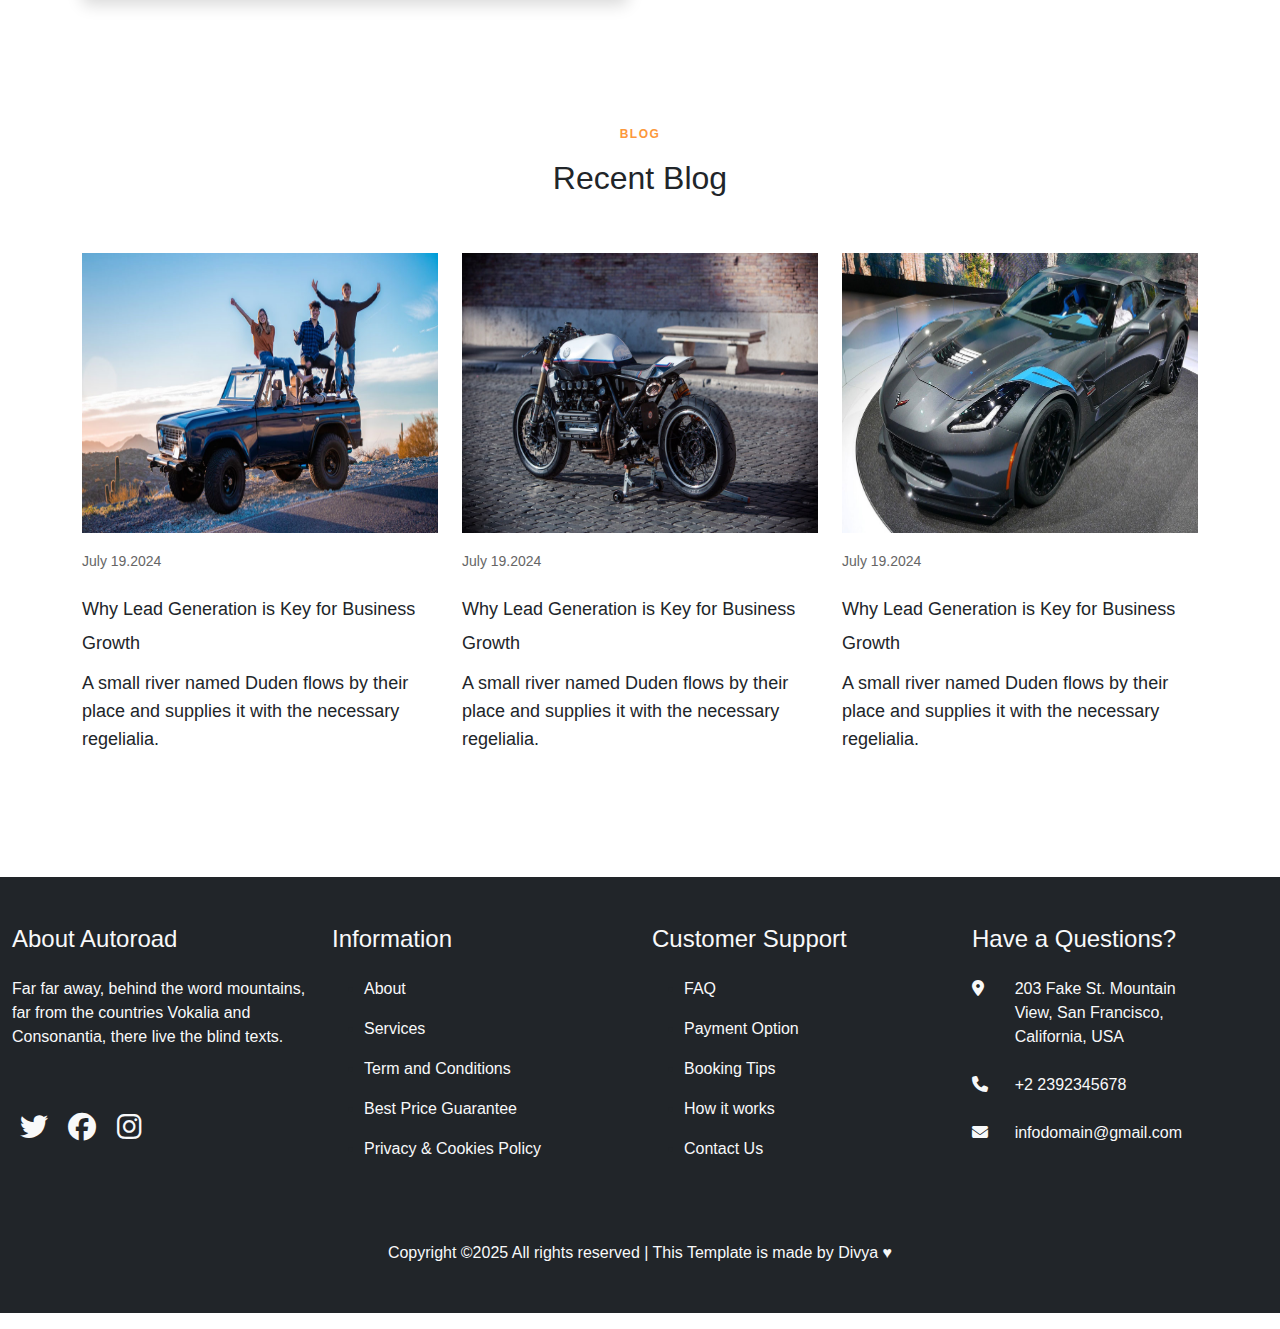
<file: Project/Divya-Automotive-template/index.html>
<!DOCTYPE html>
<html lang="en">
<head>
    <meta charset="UTF-8">
    <meta name="viewport" content="width=device-width, initial-scale=1.0">
    <title>Automotive</title>
    <link rel="stylesheet" href="./CSS/style.css">
    <link href="https://cdn.jsdelivr.net/npm/bootstrap@5.3.3/dist/css/bootstrap.min.css" rel="stylesheet" integrity="sha384-QWTKZyjpPEjISv5WaRU9OFeRpok6YctnYmDr5pNlyT2bRjXh0JMhjY6hW+ALEwIH" crossorigin="anonymous">
    <link rel="stylesheet" href="https://cdn.jsdelivr.net/npm/bootstrap-icons@1.11.3/font/bootstrap-icons.min.css">
    <link rel="stylesheet" href="https://cdnjs.cloudflare.com/ajax/libs/font-awesome/6.7.2/css/all.min.css">
</head>
<body>
  <!-- navbar start -->
  
  <nav class="navbar navbar-expand-lg bg-dark">
    <div class="container-fluid">

      <a class="navbar-brand text-light pt-3 ps-3 pe-3 pb-1 fs-1 text-uppercase" href="#">
        Auto<span class="logo-text">car</span>
      </a>
  
      <button class="navbar-toggler border-0" type="button" data-bs-toggle="collapse" 
        data-bs-target="#navbarSupportedContent" aria-controls="navbarSupportedContent" 
        aria-expanded="false" aria-label="Toggle navigation">
        <i class="bi bi-list text-light fs-1"></i>
      </button>

      <div class="collapse navbar-collapse justify-content-end mt-2" id="navbarSupportedContent">
        <ul class="navbar-nav">
          <li class="nav-item px-3">
            <a class="nav-link active text-light main" href="#">Home</a>
          </li>
          <li class="nav-item px-3">
            <a class="nav-link text-light main" href="#">About</a>
          </li>
          <li class="nav-item px-3">
            <a class="nav-link text-light main" href="#">Pricing</a>
          </li>
          <li class="nav-item px-3">
            <a class="nav-link text-light main" href="#">Blog</a>
          </li>
          <li class="nav-item px-3">
            <a class="nav-link text-light main" href="#">Our Car</a>
          </li>
          <li class="nav-item px-3">
            <a class="nav-link text-light main" href="#">Contact</a>
          </li>
        </ul>
      </div>
    </div>
  </nav>
  
  
   <!-- navbar end -->
    <!-- Hero section start-->
     <div class="hero-section">
        <div class="hero-content p-3 p-sm-4">
            <h1 class="">Now</h1>
            <h1 class="">It's easy for you</h1>
            <h1 class="">rent a car</h1>
            <p class="">A small river named Duden flows by their place and supplies it with the necessary regelialia. It is a paradisematic country, in which roasted parts</p>
        </div>
     </div>
    <!--Hero section end -->

    <!-- Section2 stat -->
     <div class="section2">
     <div class="container">
        <div class="row justify-content-around">
    <div class="col-12 col-lg-2 form-group">
        <label for="exampleFormControlSelect1" class="pb-3 fw-bold ">Select Model</label>
        <select class="form-control p-2 " id="exampleFormControlSelect1">
          <option>Select Model</option>
          <option>Model 1</option>
          <option>Model 2</option>
          <option>Model 3</option>
          <option>Model 4</option>
          <option>Model 5</option>
          <option>Model 6</option>
          <option>Model 7</option>
          <option>Model 8</option>
          <option>Model 9</option>
          <option>Model 10</option>
        </select>
      </div>
      <div class="col-12 col-lg-2 form-group">
        <label for="exampleFormControlSelect1" class="pb-3 fw-bold">Select Brand</label>
        <select class="form-control p-2" id="exampleFormControlSelect1">
          <option>Select Brand</option>
          <option>Brand 1</option>
          <option>Brand 2</option>
          <option>Brand 3</option>
          <option>Brand 4</option>
          <option>Brand 5</option>
          <option>Brand 6</option>
          <option>Brand 7</option>
          <option>Brand 8</option>
          <option>Brand 9</option>
          <option>Brand 10</option>
        </select>
      </div>
      <div class="col-12 col-lg-2 form-group">
        <label for="exampleFormControlSelect1" class="pb-3  fw-bold">Year Model</label>
        <select class="form-control p-2"  id="exampleFormControlSelect1">
          <option>Year Model</option>
          <option>2019</option>
          <option>2018</option>
          <option>2017</option>
          <option>2016</option>
          <option>2015</option>
          <option>2014</option>
        </select>
      </div>
      <div class="col-12 col-lg-2 form-group">
        <label for="exampleFormControlSelect1" class="pb-3 fw-bold">Price Limit </label>
        <select class="form-control p-2" id="exampleFormControlSelect1">
          <option>Price Limit</option>
          <option>$1</option>
          <option>$50</option>
          <option>$100</option>
          <option>$200</option>
          <option>$300</option>
          <option>$400</option>
          <option>$500</option>
          <option>$600</option>
          <option>$700</option>
          <option>$800</option>
          <option>$900</option>
          <option>$1000</option>
        </select>
      </div>

      <div class="col-12 col-lg-2 form-group">
        <label for="exampleFormControlSelect1"></label>
        <button type="button" class="button w-100 p-2">Search</button>
      </div>
    </div>
    </div>
</div>
    
     <!-- Section2 end -->

     <!-- Services section start -->
      <div class="service">
        <p class="text-center text-uppercase sub-heading">Our Services</p>
        <h2 class="text-center pb-5">Our Services</h2>
        <div class="container">
            <div class="row justify-content-evenly">
                <div class=" col-md-6 col-lg-3  service-box">
                        <div class="service-div d-flex ">
                            <i class="fa-solid fa-screwdriver-wrench service-icon"></i>
                            <h3>24/7 Car Support</h3>
                        </div>   
                        <p>A small river named Duden flows by their place and supplies it with you</p>  
                </div>

                <div class="col-md-6 col-lg-3 service-box">
                    <div class="service-div d-flex ">
                        <i class="fa-solid fa-location-dot service-icon"></i>
                        <h3>Lots of location</h3>
                    </div>   
                    <p>A small river named Duden flows by their place and supplies it with you</p>  
            </div>

            <div class="col-md-6 col-lg-3 service-box ">
                <div class="service-div d-flex ">
                    <i class="fa-solid fa-clipboard service-icon"></i>
                    <h3>Reservation</h3>
                </div>   
                <p>A small river named Duden flows by their place and supplies it with you</p>  
        </div>

        <div class="col-md-6 col-lg-3 service-box">
            <div class="service-div d-flex ">
                <i class="fa-solid fa-car service-icon"></i>
                <h3>Rental Cars</h3>
            </div>   
            <p>A small river named Duden flows by their place and supplies it with you</p>  
          </div>     
            </div>
          </div>
      </div>
      <!-- Service section end -->
       <!-- Offer section start -->
        <div class="offer-section">
       <p class="text-center text-uppercase sub-heading">What we Offer</p>
       <h2 class="text-center pb-5">Choose Your Car</h2>
        <div class="container-fluid">
        <div class="row justify-content-evenly">
          <div class="col-12 col-md-6 col-lg-3 mb-sm-3 mb-md-3 offer-box">
            <div class="card" style="width: 17.5rem;">
              <img src="./Images/Illustration/car-1.jpg" class="card-img-top img-fluid" alt="car-img">
              <div class="card-body text-center">
                <h2 class="card-title">
                  <a href="#" class="text-decoration-none text-dark fs-5 ">Mercedes Grand Sedan</a>
                </h2>
                <p class="card-text text-uppercase">Audi</p>
                <a href="#" class=" btn btn-black btn outline-dark me-3  p-2">Book Now</a>
                <a href="#" class=" btn btn-black btn outline-dark p-2">Details</a>
              </div>
            </div>
          </div>
          <div class="col-12 col-md-6 col-lg-3 mb-sm-3 mb-md-3 offer-box">
            <div class="card" style="width: 17.5rem;">
              <img src="./Images/Illustration/car-2.jpg" class="card-img-top img-fluid" alt="car-img">
              <div class="card-body text-center">
                <h2 class="card-title">
                  <a href="#" class="text-decoration-none text-dark fs-5 ">Mercedes Grand Sedan</a>
                </h2>
                <p class="card-text text-uppercase">Ford</p>
                <a href="#" class=" btn btn-black btn outline-dark me-3  p-2">Book Now</a>
                <a href="#" class=" btn btn-black btn outline-dark p-2">Details</a>
              </div>
            </div>
          </div>
          <div class="col-12 col-md-6 col-lg-3 mb-sm-3 mb-md-3 offer-box ">
            <div class="card" style="width: 17.5rem;">
              <img src="./Images/Illustration/car-3.jpg" class="card-img-top img-fluid" alt="car-img">
              <div class="card-body text-center">
                <h2 class="card-title">
                  <a href="#" class="text-decoration-none text-dark fs-5 ">Mercedes Grand Sedan</a>
                </h2>
                <p class="card-text text-uppercase">Cheverolet</p>
                <a href="#" class=" btn btn-black btn outline-dark me-3  p-2">Book Now</a>
                <a href="#" class=" btn btn-black btn outline-dark p-2">Details</a>
              </div>
            </div>
          </div>
          <div class="col-12 col-md-6 col-lg-3 mb-sm-3 mb-md-3 offer-box ">
            <div class="card" style="width: 17.5rem;">
              <img src="./Images/Illustration/car-4.jpg" class="card-img-top img-fluid" alt="car-img">
              <div class="card-body text-center">
                <h2 class="card-title">
                  <a href="#" class="text-decoration-none text-dark fs-5 ">Mercedes Grand Sedan</a>
                </h2>
                <p class="card-text text-uppercase">Mercedes</p>
                <a href="#" class=" btn btn-black btn outline-dark me-3  p-2">Book Now</a>
                <a href="#" class=" btn btn-black btn outline-dark p-2">Details</a>
              </div>
            </div>
          </div>
        </div>
      </div>

      <div class="container-fluid pt-5">
        <div class="row justify-content-evenly">
          <div class="col-12 col-md-6 col-lg-3 mb-sm-3 mb-md-3 offer-box ">
            <div class="card" style="width: 17.5rem;">
              <img src="./Images/Illustration/car-5.jpg" class="card-img-top img-fluid" alt="car-img">
              <div class="card-body text-center">
                <h2 class="card-title">
                  <a href="#" class="text-decoration-none text-dark fs-5 ">Mercedes Grand Sedan</a>
                </h2>
                <p class="card-text text-uppercase">Audi</p>
                <a href="#" class=" btn btn-black btn outline-dark me-3  p-2">Book Now</a>
                <a href="#" class=" btn btn-black btn outline-dark p-2">Details</a>
              </div>
            </div>
          </div>
          <div class="col-12 col-md-6 col-lg-3 mb-sm-3 mb-md-3  offer-box">
            <div class="card" style="width: 17.5rem;">
              <img src="./Images/Illustration/car-6.jpg" class="card-img-top img-fluid" alt="car-img">
              <div class="card-body text-center">
                <h2 class="card-title">
                  <a href="#" class="text-decoration-none text-dark fs-5 ">Mercedes Grand Sedan</a>
                </h2>
                <p class="card-text text-uppercase">Ford</p>
                <a href="#" class=" btn btn-black btn outline-dark me-3  p-2">Book Now</a>
                <a href="#" class=" btn btn-black btn outline-dark p-2">Details</a>
              </div>
            </div>
          </div>
          <div class="col-12 col-md-6 col-lg-3 mb-sm-3 mb-md-3 offer-box">
            <div class="card" style="width: 17.5rem;">
              <img src="./Images/Illustration/car-7.jpg" class="card-img-top img-fluid" alt="car-img">
              <div class="card-body text-center">
                <h2 class="card-title">
                  <a href="#" class="text-decoration-none text-dark fs-5 ">Mercedes Grand Sedan</a>
                </h2>
                <p class="card-text text-uppercase">Cheverolet</p>
                <a href="#" class=" btn btn-black btn outline-dark me-3  p-2">Book Now</a>
                <a href="#" class=" btn btn-black btn outline-dark p-2">Details</a>
              </div>
            </div>
          </div>
          <div class="col-12 col-md-6 col-lg-3 mb-sm-3 mb-md-3 offer-box">
            <div class="card" style="width: 17.5rem;">
              <img src="./Images/Illustration/car-8.jpg" class="card-img-top img-fluid" alt="car-img">
              <div class="card-body text-center">
                <h2 class="card-title">
                  <a href="#" class="text-decoration-none text-dark fs-5 ">Mercedes Grand Sedan</a>
                </h2>
                <p class="card-text text-uppercase">Mercedes</p>
                <a href="#" class=" btn btn-black btn outline-dark me-3  p-2">Book Now</a>
                <a href="#" class=" btn btn-black btn outline-dark p-2">Details</a>
              </div>
            </div>
          </div>
        </div>
      </div>
    </div>
<!-- offer section end -->
 <!-- section4 start -->
 <section class="workflow-section">
  <div class="container text-center">
      <p class="sub-heading text-uppercase text-light pt-5">Work Flow</p>
      <h2 class="heading text-light pb-5">How It Works</h2>

      <div class="row justify-content-center g-4">
          <div class="col-12 col-sm-6 col-lg-3">
              <div class="workflow-step">
                  <div class="icon-box">
                      <i class="fa-solid fa-location-dot"></i>
                  </div>
                  <h3 class="text-light pt-3">Pick Destination</h3>
                  <p class="text-light">A small river named Duden flows by their place and supplies it with you</p>
              </div>
          </div>

          <div class="col-12 col-sm-6 col-lg-3">
              <div class="workflow-step">
                  <div class="icon-box">
                      <i class="fa-solid fa-hand-pointer"></i>
                  </div>
                  <h3 class="text-light pt-3">Select Term</h3>
                  <p class="text-light">A small river named Duden flows by their place and supplies it with you</p>
              </div>
          </div>

          <div class="col-12 col-sm-6 col-lg-3">
              <div class="workflow-step">
                  <div class="icon-box">
                      <i class="fa-solid fa-car"></i>
                  </div>
                  <h3 class="text-light pt-3">Choose A Car</h3>
                  <p class="text-light">A small river named Duden flows by their place and supplies it with you</p>
              </div>
          </div>

          <div class="col-12 col-sm-6 col-lg-3">
              <div class="workflow-step">
                  <div class="icon-box">
                      <i class="fa-solid fa-user"></i>
                  </div>
                  <h3 class="text-light pt-3">Enjoy The Ride</h3>
                  <p class="text-light">A small river named Duden flows by their place and supplies it with you</p>
              </div>
          </div>
      </div>
  </div>
</section>
  <!-- workflow end -->

  <!-- testimonial section start -->
<section class="testimonial-section">
  <p class="text-center text-uppercase sub-heading">Testimonial</p>
  <h2 class="text-center pb-5">Happy Clients</h2>
    <div class="container text-center">
        <div id="testimonialCarousel" class="carousel slide" data-bs-ride="carousel">
            
            <div class="carousel-inner">
                <div class="carousel-item active">
                    <div class="row">
                        <div class="col-md-4">
                            <div class="testimonial-card">
                                <img src="./Images/Illustration/person_1.jpg" class="testimonial-img" alt="User">
                                <p class="testimonial-text">Far far away, behind the word mountains,far from the countries  Vokalia and Consonantia,there live the blind text.</p>
                                <h3 class="testimonial-name">Roger Scott</h3>
                                <p class="testimonial-role">UI Designer</p>
                            </div>
                        </div>
                        <div class="col-md-4">
                            <div class="testimonial-card">
                                <img src="./Images/Illustration/person_2.jpg" class="testimonial-img" alt="User">
                                <p class="testimonial-text">Far far away, behind the word mountains,far from the countries  Vokalia and Consonantia,there live the blind text.</p>
                                <h3 class="testimonial-name">John Doe</h3>
                                <p class="testimonial-role">Web Developer</p>
                            </div>
                        </div>
                        <div class="col-md-4">
                            <div class="testimonial-card">
                                <img src="./Images/Illustration/person_3.jpg" class="testimonial-img" alt="User">
                                <p class="testimonial-text">Far far away, behind the word mountains,far from the countries  Vokalia and Consonantia,there live the blind text.</p>
                                <h3 class="testimonial-name">Roger Scott</h3>
                                <p class="testimonial-role">System Analyst</p>
                            </div>
                        </div>
                    </div>
                </div>


                <div class="carousel-item">
                    <div class="row">
                        <div class="col-md-4">
                            <div class="testimonial-card">
                                <img src="./Images/Illustration/person_2.jpg" class="testimonial-img" alt="User">
                                <p class="testimonial-text">Far far away, behind the word mountains,far from the countries  Vokalia and Consonantia,there live the blind text.</p>
                                <h3 class="testimonial-name">John Doe</h3>
                                <p class="testimonial-role">Graphic Designer</p>
                            </div>
                        </div>
                        <div class="col-md-4">
                            <div class="testimonial-card">
                                <img src="./Images/Illustration/person_3.jpg" class="testimonial-img" alt="User">
                                <p class="testimonial-text">Far far away, behind the word mountains,far from the countries  Vokalia and Consonantia,there live the blind text.</p>
                                <h3 class="testimonial-name">Jane Doe</h3>
                                <p class="testimonial-role">Product Manager</p>
                            </div>
                        </div>
                        <div class="col-md-4">
                            <div class="testimonial-card">
                                <img src="./Images/Illustration/person_1.jpg" class="testimonial-img" alt="User">
                                <p class="testimonial-text">Far far away, behind the word mountains,far from the countries  Vokalia and Consonantia,there live the blind text.</p>
                                <h3 class="testimonial-name">Alex Smith</h3>
                                <p class="testimonial-role">Marketing Head</p>
                            </div>
                        </div>
                    </div>
                </div>

                
                <div class="carousel-item">
                    <div class="row">
                        <div class="col-md-4">
                            <div class="testimonial-card">
                                <img src="./Images/Illustration/person_3.jpg" class="testimonial-img" alt="User">
                                <p class="testimonial-text">Far far away, behind the word mountains,far from the countries  Vokalia and Consonantia,there live the blind text.</p>
                                <h3 class="testimonial-name">Emily Carter</h3>
                                <p class="testimonial-role">HR Manager</p>
                            </div>
                        </div>
                        <div class="col-md-4">
                            <div class="testimonial-card">
                                <img src="./Images/Illustration/person_1.jpg" class="testimonial-img" alt="User">
                                <p class="testimonial-text">Far far away, behind the word mountains,far from the countries  Vokalia and Consonantia,there live the blind text.</p>
                                <h3 class="testimonial-name">Mike Johnson</h3>
                                <p class="testimonial-role">Software Engineer</p>
                            </div>
                        </div>
                        <div class="col-md-4">
                            <div class="testimonial-card">
                                <img src="./Images/Illustration/person_2.jpg" class="testimonial-img" alt="User">
                                <p class="testimonial-text">Far far away, behind the word mountains,far from the countries  Vokalia and Consonantia,there live the blind text.</p>
                                <h3 class="testimonial-name">Sarah Wilson</h3>
                                <p class="testimonial-role">CEO</p>
                            </div>
                        </div>
                    </div>
                </div>
            </div>

            <div class="carousel-indicators position-static mt-4">
                <button type="button" data-bs-target="#testimonialCarousel" data-bs-slide-to="0" class="active"></button>
                <button type="button" data-bs-target="#testimonialCarousel" data-bs-slide-to="1"></button>
                <button type="button" data-bs-target="#testimonialCarousel" data-bs-slide-to="2"></button>
            </div>
        </div>
    </div>
</section>
<!-- testimonial section end -->

<!-- about section start -->
<section class="about">
  <div class="container">
    <div class="row align-items-center">
      

      <div class="col-md-6">
        <div class="about-img">
          <img src="./Images/Illustration/about.jpg" class="img-fluid rounded shadow" alt="About Us">
        </div>
      </div>


      <div class="col-md-6">
        <div class="about-content">
          <p class="text-uppercase  fw-bold mb-2 about-title">About Us</p>
          <h2 class="fw-bold mb-4 about-heading">Choose A Perfect Car</h2>
          <p class="">
            A small river named Duden flows by their place and supplies it with the necessary regelialia.
            It is a paradisematic country, in which roasted parts of sentences fly into your mouth.
          </p>
          <p class="">
            On her way she met a copy. The copy warned the Little Blind Text, that where it came from it 
            would have been rewritten a thousand times and everything that was left from its origin would be the
             word "and" and the Little Blind Text should turn around and return to its own, safe country.
              But nothing the copy said could convince her and so it didn’t take long until a few insidious Copy
               Writers ambushed her, made her drunk with Longe and Parole and dragged her into their agency,
               where they abused her for their.
          </p>
          <a href="#" class="about-button text-decoration-none">Search Vehicle</a>
        </div>
      </div>

    </div>
  </div>
</section>
<!-- about section end -->
<!-- blog section start -->
 <section class="blog">
  <p class="text-center text-uppercase pt-5 sub-heading">Blog</p>
       <h2 class="text-center pb-5">Recent Blog</h2>
  <div class="container">
    <div class="row justify-content-evenly">
      <div class="col-12 col-md-4 blog-box">
        <div class="blog-img">
          <img src="./Images/Illustration/image_1.jpg" alt="" class="img-fluid" style="height:280px;">
        </div>
        <div class="blog-content">
          <p class="pt-3"><a href="#" class="text-decoration-none blog-date">July 19.2024</a></p>
          <h3><a href="#" class="text-decoration-none text-dark blog-heading">Why Lead Generation is Key for Business Growth</a></h3>
          <p class="pt-1 blog-para">A small river named Duden flows by their place and supplies it with the necessary regelialia.</p>
        </div>
      </div>
      <div class="col-12 col-md-4 blog-box">
        <div class="blog-img">
          <img src="./Images/Illustration/image_2.jpg" alt="" class="img-fluid" style="height:280px;">
        </div>
        <div class="blog-content">
          <p class="pt-3"><a href="#" class="text-decoration-none blog-date">July 19.2024</a></p>
          <h3><a href="#" class="text-decoration-none text-dark blog-heading">Why Lead Generation is Key for Business Growth</a></h3>
          <p class="pt-1 blog-para">A small river named Duden flows by their place and supplies it with the necessary regelialia.</p>
        </div>
      </div>
      <div class="col-12 col-md-4 blog-box">
        <div class="blog-img">
          <img src="./Images/Illustration/image_3.jpg" alt="" class="img-fluid" style="height:280px;">
        </div>
        <div class="blog-content">
          <p class="pt-3"><a href="#" class="text-decoration-none blog-date">July 19.2024</a></p>
          <h3><a href="#" class="text-decoration-none text-dark blog-heading">Why Lead Generation is Key for Business Growth</a></h3>
          <p class="pt-1 blog-para">A small river named Duden flows by their place and supplies it with the necessary regelialia.</p>
        </div>
      </div>
    </div>
  </div>
 </section>
 <!-- blog section end -->
  <!-- footer section start -->
   <section class="footer mt-5 bg-dark">
    <div class="container-fluid">
    <div class="row justify-content-evenly">
      <div class="col-12 col-md-6 col-lg-3">
        <h2 class="text-light pt-5 pb-3 fs-4">About Autoroad</h2>
        <p class=" text-light ">Far far away, behind the word mountains, far from the countries
         Vokalia and Consonantia, there live the blind texts.</p>
         <div class="footer-icons pt-5">
          <i class="fa-brands fa-twitter  text-light ps-2 pe-3 fs-3"></i>
          <i class="fa-brands fa-facebook text-light pe-3 fs-3"></i>
          <i class="fa-brands fa-instagram text-light pe-3 fs-3"></i>
         </div>
      </div>
      <div class="col-12 col-md-6 col-lg-3">
        <h2 class="text-light pt-5 pb-3 fs-4">Information</h2>
        <ul>
          <li class="pb-3"><a href="#" class="text-decoration-none text-light">About</a></li>
          <li class="pb-3"><a href="#" class="text-decoration-none text-light">Services</a></li>
          <li class="pb-3"><a href="#" class="text-decoration-none text-light">Term and Conditions</a></li>
          <li class="pb-3"><a href="#" class="text-decoration-none text-light">Best Price Guarantee</a></li>
          <li class="pb-3"><a href="#" class="text-decoration-none text-light">Privacy & Cookies Policy</a></li>
        </ul>
      </div>
      <div class="col-12 col-md-6 col-lg-3">
        <h2 class="text-light pt-5 pb-3 fs-4">Customer Support</h2>
        <ul>
          <li class="pb-3"><a href="#" class="text-decoration-none text-light">FAQ</a></li>
          <li class="pb-3"><a href="#" class="text-decoration-none text-light">Payment Option</a></li>
          <li class="pb-3"><a href="#" class="text-decoration-none text-light">Booking Tips</a></li>
          <li class="pb-3"><a href="#" class="text-decoration-none text-light">How it works</a></li>
          <li class="pb-3"><a href="#" class="text-decoration-none text-light">Contact Us</a></li>
        </ul>
      </div>
      <div class="col-12 col-md-6 col-lg-3">
        <h2 class="text-light pt-5 pb-3 fs-4">Have a Questions?</h2>
        <div class=" row">
          <div class="col-1">
            <i class="fa-solid fa-location-dot text-light  "></i>
          </div>
           <div class="col-8">
            <p class="text-light ps-3 pb-2">203 Fake St. Mountain View, San Francisco, California, USA</p>
          </div>  
        </div>
        <div class=" row">
          <div class="col-1">
            <i class="fa-solid fa-phone text-light "></i>
          </div>
           <div class="col-8"><p class="text-light ps-3 pb-2"> +2 2392345678</p>
          </div>  
        </div>
        <div class=" row">
          <div class="col-1">
            <i class="fa-solid fa-envelope text-light "></i>
          </div>
           <div class="col-8">
            <p class="text-light ps-3 pb-2">infodomain@gmail.com</p>
          </div>  
        </div>
      </div>
    </div>
    <p class="text-center text-light  pb-5 pt-5">Copyright &copy;2025 All rights reserved | This Template is made by Divya &hearts; </p>
  </div>
   </section>
   <!-- footer section end -->
<script src="https://cdn.jsdelivr.net/npm/bootstrap@5.3.3/dist/js/bootstrap.bundle.min.js" integrity="sha384-YvpcrYf0tY3lHB60NNkmXc5s9fDVZLESaAA55NDzOxhy9GkcIdslK1eN7N6jIeHz" crossorigin="anonymous"></script>
</body>
</html>
</file>
<file: Divya-Gaming-Template/CSS/style.css>
@import url('https://fonts.googleapis.com/css2?family=Dancing+Script:wght@400..700&family=Montserrat:ital,wght@0,100..900;1,100..900&family=Source+Sans+3:ital,wght@0,200..900;1,200..900&family=Ubuntu:ital,wght@0,300;0,400;0,500;0,700;1,300;1,400;1,500;1,700&family=Winky+Sans:ital,wght@0,300..900;1,300..900&display=swap');
*{
    margin:0;
    padding:0;
    font-family: "Ubuntu", sans-serif;
}
/* hero section start */
.hero-section {
    background-image: url('../Images/Background/page-bg.jpg');
    background-repeat: no-repeat;
    height: 90vh;
    background-size: cover;
    display: flex;
    align-items: center; 
    justify-content: center;
    text-align: center;
    margin-bottom: 80px;
}
.main-heading{
    font-size:58px;
    font-weight:300;
}
.hero-content {
    color: white;
}
.hero-button{
border:none;
background-color: white;
padding:10px 25px;
border-radius:5px;
}
/* hero section end */

/* Adventure section start */
.adventure{
    padding:40px 0px;
}
.heading{
    font-size:40px;
    font-weight: 500;
    padding-bottom: 50px;
}
/* Adventure section end */


/* New Game Section Start  */
.new-game{
    padding:40px 0px;
}
.heading span{
    color:#061da4;
}
.game:hover{
    color:#061da4 !important;
}
.game-text1{
    color:#061da4;
}
/* New Game Section End  */

 /* Game review section Start  */
 .game-review{
    padding-top:40px;
    padding-bottom:60px ;
 }
/* Game review section End */

/* post section start */
.recent-post{
    padding-top:40px;
    padding-bottom: 50px;
}
/* post section end */

/* blog section start */
.blog{
    padding-top:40px;
    padding-bottom: 50px;
}
/* blog section end */

/* Featured game section start */
.featured-game{
    padding-top: 40px;
    padding-bottom: 50px;
}
/* Featured game section end */
</file>
<file: Divya-Real_Estate-Template/CSS/style.css>
*{
    margin:0;
    padding:0;
}

section{
    padding:55px 0px;
}
.heading{
    font-size:40px;
    font-weight: 700;
}
.heading1{
    color: #cca772 !important;
}
/* navbar start */
.nav-bar:hover{
    color: #cca772 !important;
}
/* navbar end */
/* Hero Section Start */
.hero{
    background-image: url(../Images/Background/hero.jpg);
    height:100vh;
    background-repeat: no-repeat;
    background-size: cover;
    
}
.hero-content h1{
    font-size:58px;
    font-weight: 700px;
}

.hero-content p {
    max-width: 550px; 
    margin: 0 auto; 
    text-align: center;
    font-size: 18px;
    font-weight:600;
}
.hero-btn{
    background-color: rgba(0,0,0,0)!important;
    border: 2px solid#CCA772 !important;
    width:140px;
        letter-spacing: 2px; 
}

.hero-btn:hover{
    background-color: #CCA772!important;
}
/* Hero Section End */
/* welcome section start*/
.button2{
    background-color: #CCA772!important;
    border:2px solid #CCA772 !important;
    width:140px;
    letter-spacing: 1px;
}
.button2:hover{
    color: black !important;;
    background-color: white !important;
}

.welcome-heading{
    font-size: 42px;
    font-weight: 700;
}

.img3{
    height: 300px !important;;
}
.button3{
    background-color: #CCA772!important;
    border:2px solid #CCA772 !important;
    width:160px;
    letter-spacing: 1px;
}
.button3:hover{
    color: black !important;;
    background-color: white !important;
}
/* welcome section end */

/* Agent section start */
.sub-para{
    max-width:600px;
    margin: 0 auto; 
    text-align: center;
}
.agent-div{
    background-color:#F7F9F9;
}
.agent-name{
    font-size: 32px;
    font-weight: 700;
}

.agent-info{
    font-size: 14px;
    line-height: 30px;
}
/* Agent section end */


/* news and event section start */
.news-img{
    height: 300px !important;
}
.news-heading:hover{
    color:#CCA772 !important;
}
.news-card {
    border: none; 
    box-shadow: 0px 4px 10px rgba(0, 0, 0, 0.1); 
    transition: transform 0.3s ease-in-out, box-shadow 0.3s ease-in-out;
    border-radius: 10px; 
}

.news-card:hover {
    transform: translateY(-5px); 
    box-shadow: 0px 6px 15px rgba(0, 0, 0, 0.15); 
}
/* news and event section end */

/* About Section Start */
.about-hero{
    background-image: url(../Images/Background/about.jpg);
    height:75vh;
}

/* About us Section Start  */
.about-img{
    width:550px;
    height: 420px !important;;
}
.about-heading{
    font-size: 38px;
}
.about-icon{
    color:#CCA772;
}
/* About us Section End */

/* Home Section start */

.feature-box {
    background: #fff;
    box-shadow: 0px 8px 10px rgba(0, 0, 0, 0.08); 
    border-radius: 10px; 
}


.icon-box {
    width: 70px;
    height: 70px;
    background-color:#CCA772;
    border-radius: 50%;
    display: flex;
    justify-content: center;
    align-items: center;
}

.icon-box i {
    color: white; /* Icon Color */
}
/* Home Section End */
/* Why Choose section start */
.deal-icon{
    color:#CCA772;
}
/* Why Choose section end */
/* Help Section Start */
.div1{
    background-color: #F7F9F9; 
    height:50vh;
    border-radius: 10px;
}
/* Help Section end */

/* About Section End */

/* Property Section Start*/
/* Property Listing start  */
.property-btn:hover{
 color: white !important;
}
.propertyl-i{
    color:#CCA772;
}
/* Property Listing end */
/* testimonial section start */
.testimonial-section {
    padding: 60px 0;
}

.testimonial-card {
    /* background: white; */
    padding: 30px;
    border-radius: 10px;
    box-shadow: 0px 5px 15px rgba(0, 0, 0, 0.1);
    text-align: center;
}

.testimonial-img {
    width: 80px;
    height: 80px;
    border-radius: 50%;
    object-fit: cover;
    margin-bottom: 15px;
}

.testimonial-text {
    font-size: 16px;
    color: #666;
    margin-bottom: 15px;
}

.testimonial-name {
    font-size: 18px;
    font-weight: bold;
    color:#CCA772;
    margin-bottom: 5px;
}

.testimonial-role {
    font-size: 14px;
    color: gray;
}

.carousel-indicators button {
    background-color:#CCA772 !important;
    width: 15px;
    height: 15px;
    
    border: none;
    margin: 5px;
    transition: opacity 0.3s ease;
}

.carousel-indicators .active {
    width: 14px;
    height: 14px;
    opacity: 1;
}
/* testimonial section end */
/*  Property Section End */ 
/* Blog Section Start */
.facility-div{
    text-align: center;
}
.facility-img{
    width: 700px !important;
    height: 600px !important;
}
/* Blog Section end */

/* contact section start */
.contact-section {
    background-color: #f8f9fa;
}

.contact-card {
    border-radius: 10px;
    border: none;
}

.btn-primary {
    background-color: #cca772 !important;;
    border: none !important;
}

.form-control:focus {
    border-color: #cca772 !important;
    box-shadow: none !important;
    outline: none !important; 
}

/* contact section end */


/* footer section start */
.footer-text{
    color:#CCA772;
}
.footer-list:hover{
     color: #cca772 !important;
}
/* footer section end */
</file>
<file: Edu/CSS/style.css>
*{
    margin:0;
    padding:0;
    font-family: "Poppins", Arial, sans-serif;
}
.header{
    width:100%;   
}

.header-logo{
    padding:20px;
}

.header-info{
    padding:15px 20px;
}

button{
    padding:10px 20px;
    background-color: #FD5F00;
    color: white;
    font-size: 10px;
    border: 2px solid #FD5F00;
    margin-top: 8px;
}

.header .button:hover{
    background-color: white;
    color: #FD5F00;
}

.nav{
    width:100%;
    background-color: #0D1128;
    
}
.menu span{
    color:grey;
}
.menu{
    margin:15px 15px;
    padding-top: 20px;
}
.search-text{
    width:100px;
    padding:15px;
    border:2px solid white;
    border-radius: 20px;
    margin:15px 15px;
    font-size: 10px;
    background-color: #0D1128;
    color: white;
}
.list{
   display: none;
}

.bg{
    background-image:linear-gradient(45deg,  rgba(136, 138, 142, 0.8) 0%,  rgba(253, 97, 0, 0.7) 100% ), url('../Images/Background/bg_2.jpg');
    width:100%;
    height:85vh;
    background-size: 100% 100%;
    background-repeat: no-repeat;
    background-position:center;
    display: flex;
    align-items: center;
   
}
.content{
    padding:30px;
    text-align: center;

}
.content h1{
    box-sizing: border-box;
    color:white;
    font-size: 40px;
    font-weight: 600;
    line-height: 40px;
    padding-bottom: 20px;
}
.main-para{
    color: white;
    font-size: 16px;
    font-weight: 400;
    line-height: 20px;
    padding-bottom: 15px;
   
    }
    
.banner-btn{
    padding:10px;
    width:120px;
    border-radius: 20px;
    background-color: #FD5F00;
    border:2px solid #FD5F00 ;
    color:white;
    font-size: 15px;
}

.banner-btn:hover{
    color: #FD5F00;
    background-color:rgba(255,255,255,0);

}

.section1{
    width:100%;

}

.section-info1{
    background-color:#FD5F00 ;
    
}
.section-info2{
    background-color: #0D1128;
}

.section-info1, .section-info2{
    text-align: center;
    padding:50px 0px;  
}

.section-content1{
    color:white;
    padding-top:30px;
}

.section-content1 h3{
    padding-bottom:15px;
    font-weight: 300;
}

.section-content1 p{
    font-size:14px;
    padding: 0px 15px;
    line-height: 20px;
}

.about{
    width:100%;
}

.about-section1 h2{
    font-size: 32px;
    font-weight: 500;
    padding:28px 20px;
}
.about-text{
    font-size: 16px;
    font-weight: 400;
    color:rgb(102,102,102);
    padding:0px 0px 30px 20px;
    line-height: 24px;
}


.about-content{
    display:flex;
    width:320px;
    margin:25px 0px;
}
.about-content-img img{
    width:100px;
    height:100px;
    padding:0px 15px;
}
.about-content-info h3{
    font-size: 20px;
    font-weight: 500;
    padding:10px 0px;
}

.about-content-info p{
    color:rgb(102,102,102);
    font-size: 16px;
    font-weight: 400;
}

.about-section-img2 img{
    
    display: none;
}


.section3 {
    background-image: linear-gradient(45deg, rgba(136, 138, 142, 0.8) 0%, rgba(253, 97, 0, 0.8) 100%),
    url('../Images/Background/image_4.jpg');
    width: 100vw;
    height: 155vh;
    background-repeat: no-repeat;
    background-size: 100% 100%;
}

.section3-img img{
   width:300px;
   height:300px;
   padding: 80px 20px;
  padding:30px 10px;
   
}
.section3-content h2{
    text-align:center ;
    color: #fff;
    font-size: 34px;
    font-weight: 400;
    padding-bottom: 20px;
}

.section-3-para{
    color: #fff;
    padding:0px 20px;
    font-size: 16px;
    line-height: 24px;

}

.para_1{
    padding-bottom: 12px;
}


.parent{
    width:100%;
    background-color: #FAFAFA;
}
.parent1{
    padding-bottom: 70px;
}


.heading{
    padding:60px;
    text-align: center;
}

.heading h2{
    font-size: 28px;
    font-weight: 600;
    color: rgba(0,0,0,0.8);
    padding-bottom:20px;

}
.course-info{
    width:300px;
    height:500px;
    padding:10px;
    box-sizing: border-box;
    margin:15px 0px;
}

.course-img img{
    width:300px;
    height:300px;

}

.course-content {
    padding:20px 0px;

}

.course-content h3, p{
    padding-bottom: 10px; 
}

.course-content p{
    font-size: 16px;
    line-height:22px ;
    color:rgb(102,102,102)
}
.course-btn{
    border-radius:20px;
    padding:8px 10px;
    font-size:14px;
    background-color: #FD5F00;
    color: white;
    border:2px solid #FD5F00;
}

.course-btn:hover{
    background-color: white;
    color: #FD5F00;
     
}


.trainers-info{
    width:300px;
    height:450px;
    padding:10px;
    margin:15px 0px;
}

.trainers-img img{
    width:300px;
    height:300px;
}

.trainers-content{
    text-align: center;
    padding-top:13px;
    line-height: 20px;
}

.trainers-para{
    padding-top: 5px;
    letter-spacing: 3px;
    font-size: 14px;
    color:#FD5F00;
}

.trainers-content h3:hover{
    color:#FD5F00;
}

.p1{
    padding-top: 13px;
    color:rgb(102,102,102);
}

.section4 {
    background-image: linear-gradient(45deg, rgba(253, 97, 0, 0.7) 0%, rgba(136, 138, 142, 0.8) 100%), url('../Images/Background/bg_5.jpg');
    width: 100%;
    height: 140vh;
    background-repeat: no-repeat;
   background-position: center;
    
}

.section4-container {

    margin: 0 auto;
    padding: 25px;
    
}

.section4-info{
    padding:10px 0px;
}

.section4 h2{
    font-size: 40px;
    font-weight: 600;
    color:rgb(255, 255,255);
    padding: 30px 15px;

}

.section4 p{
    font-size: 16px;
    font-weight: 400;
    padding: 0px 15px;
    color:rgba(255,255,255,0.9);
    line-height: 24px;
}

input, textarea {
    border: none; 
    border-bottom: 1px solid white;
    background: transparent; 
    color: white; 
    font-size: 16px; 
    padding: 10px 0; 
    width: 100%;
    outline: none; 
}


input:focus, textarea:focus {
    border-bottom-color: #f5f5f5;
}

input::placeholder, textarea::placeholder {
    color: white; 
    opacity: 1;
}

.form-btn {
    background-color: #FD5F00;
    color: white;
    border: none;
    padding: 10px 20px;
    border-radius: 5px; 
    margin-top: 20px;
    font-size: 16px;
}

.form-btn:hover {
    color:#FD5F00;
    border:2px solid #FD5F00;
    background-color:rgba(255,255,255,0);
}


.blog-info{
    width:300px;
    height:500px;
    padding:10px;
    margin:15px 0px;


}

.blog-img img{
    width:300px;
    height:300px;
}

.blog-content{
    padding:15px 0px;
    
}
.blog-content p{
    font-size: 16px;
    line-height: 20px;
}

.blog-content h3,p{
    padding-bottom:10px;
}

.blog-content a{
    color:black;
    text-decoration: none;
}

.blog-content a:hover{
    color:#FD5F00;
}

.blog-btn{
    border-radius:20px;
    padding:8px 10px;
    font-size:14px;
    background-color: #FD5F00;
    color: white;
    border:2px solid #FD5F00;
    margin-top: 8px;
}

.blog-btn:hover{
    background-color: white;
    color: #FD5F00;
     
}

.parent-footer{
    
    background-color:#232323;
    color:white;
}
.footer-img img{
    width:90px;
    height:90px;
    padding:15px 0px;
}
.footer-content1{
    display: flex;
   gap:20px;
}

.footer-list li{
    list-style:none;
    padding:8px;
}

.footer-list a{
    text-decoration: none;
    color:#BDBDBD;
}

.footer-list a:hover{
    color:white;
}

.footer{
    padding:10px;
}

.footer-info{
    margin:20px;
}
.footer-info h2{
    padding:20px 0px;
}
.footer-info p{
    font-size: 14px;
    font-weight: 400;
    padding:8px 0px;
}

.footer-text{
    padding-top: 8px;
}


.footer-text p{
    font-size: 16px;
}
.footer-text p:hover{
color: #FD5F00;

}

.footer-input{
    background-color: #393939;
    width:80%;
    padding:15px 10px;
    border:1px solid #393939;
}

input:focus{
    outline: none;

}

input::placeholder{

    font-size:16px;
}

.footer-btn{
    width:88%;
    padding:15px 10px;
    border:1px solid #5D50C6;
    background-color: #5D50C6;
    font-size:16px;
    color: white;
    margin: 20px 0px;

}

.footer-btn:hover{
    background-color: #FD5F00;
    color:white;
    border:1px solid #FD5F00;
}
.fpara{
    padding:15px;
    
}


.footer-stext{
    color:#FD5F00;
}


@media(min-width:768px){
    .header{
        height: 100px;
        display: flex;
        align-items: center;
        justify-content: space-between;
        
    }

.header-info{
    display:flex;
    justify-content: space-between;
    gap: 45px;

}
.button{
    padding:10px 20px;
    margin-top:10px;
 }

 .header-button{
    align-items: center;
 }

 .nav{
    display:flex;
    justify-content: space-between;
    overflow-x: hidden;

 }
 .search-text {
    width: 200px;
    padding: 20px;
    margin: 20px 20px;
    border: 2px solid white;
    border-radius: 20px;
    margin-top: 15px;
    font-size: 10px;
    background-color: #0D1128;
    color: white;
 }

 .menu{
    margin-top:25px;
 }
 .content{
   text-align: left;
 }

 .content h1{
    width:350px;

 }
 .main-para{
    width:360px;
    line-height: 30px;
    
 }
 .section1{
    display: flex;
    flex-direction: row;
    flex-wrap: wrap;
}

.section-info1, .section-info2{
    width:25%;
}
.about-section-img2 img{
    display: block;
}

.about{
    display:flex;
}


.about-section-img2 img{
width:307px;
height:1080px;
}

.about-section1{
    width:60%;
    height:1080px;

}
.about-section2{
width:40%;
height:1080px;


}

.section3{
    display: flex;
    flex-direction: row;
    box-sizing: border-box;

} 

.section3{
    display: flex;
    box-sizing: border-box;  
    width: 100%;
    height: 100vh;
   justify-content: center;  
   align-items: center;  
    
}
.section3-img-img{
    width:350px;
    height:60vh;
    object-fit: cover;
 }

 .section3-content h2{
    text-align: left;
    margin-left: 18px;
    color: #fff;
    font-size: 38px;
    font-weight: 500;
    padding-bottom: 20px;
}

.para_1{
    padding-bottom: 15px;
}  

.course{
    display: flex;
    flex-wrap: wrap;
    justify-content: space-around;
}

.trainers{
    display: flex;
    flex-wrap: wrap;
    justify-content: space-around;
   
}

.blog{
    display: flex;
    flex-wrap: wrap;
    justify-content: space-between;
}

.footer {
    display: flex;
    flex-wrap: wrap;
    justify-content: space-between; 
}

.footer-info {
    width: 44%;
}
}




@media(min-width:992px){
    .header{
        display: flex;
        flex-direction: row;
        
    }

    .header-info {
        display: flex;
        flex-wrap: wrap;
        width:70%;

    }

    .banner-heading{
         font-size: 40px !important;
        
    }

    .header-logo {
        width:30%;
        margin-right: 70px;
        
    }

    .menu{
        display:none;
    }
    .list {
        
        display:flex;
        margin-top: 20px;
    }

    .list li {
        list-style: none;
        padding: 10px 15px;
        font-size: 15px;
    }

    .list li a {
        text-decoration: none;
        color: white;
    }

    .list .anchor {
        color:#FD5F00;
    }

    .list .anchor:hover {
        color: white;
    }

    .search-text {
        width:160px;
        border: #151a35;
        border:1px solid rgba(255,255,255,0.5);
        margin-right: 40px;
        border-radius: 15px;
        font-size: 15px;
        background-color: #0D1128;
    }

    .section1{
        width:100%;
        display: flex;
        
    }

    .section-info1, .section-info2{
width:25%;
    }

    .about{
        justify-content: center;
    }

   
    .about-section1{
        width:65%;
    }

    .about-section2{
        width:35%;
    }

    .about-container{
        display: flex;
        flex-wrap: wrap;
        
    }

    .about-content{
        width:350px;
    }

    .about-section-img2 img{
        width:380px;
        height:700px;
    }
    .about-section1{
        padding-left: 30px;
        height:700px;
    }

    .about-section2{
        
        height:700px;
    }
    .section3-img img{
        width:35vw;
        height:60vh;  
     }

     .section3-content{
        width:40vw;
        padding-left: 30px;
     }

     .section3-content h2{
        font-weight: bolder;
     }

     .section-3-para{
        font-size: 18px;
        line-height:28px ;
        
    }

    .course{
        display: flex;
        flex-wrap: nowrap;
        
    }
    .course-info{
        width:250px;
        height:480px;   
    }
    
    .course-img img{
        width:220px;
        height:220px;
    }

    .trainers{
        display: flex;
        flex-wrap: nowrap;
    }
    .trainers-info{
        width:228px;
    }

    .trainers-img img{
        width:226px;
    }

    .section4 {
        position: relative; 
        width: 100%;
        height: 100vh;
        background-position: initial; 
    }

    .section4-container {
        position: absolute;
        right: 10%;
        width: 40%; 
    }

    .section4 h2
    
     {
        text-align: right;
        width: 50%;
        margin-left:20%; 
        margin-right: 5%;
    }

    .section4 p{
        display:none;
    }


    .section4-info {
        width: 100%; 
        margin-bottom: 15px;
    }


    input,textarea{
        padding:5px 0;
    }

    .form-btn {
        width: 100%; 
        margin-top:10px;
    }
    .blog{
        justify-content: space-around;
    }

    .footer {
        display: flex;
        justify-content: space-between;
        flex-wrap: nowrap; 
    }

    .footer-info {
        width: 40%; 
    }

    .fpara{
        text-align: center;
    }
}
</file>
<file: Fean/CSS/style.css>
@import url('https://fonts.googleapis.com/css2?family=Dancing+Script:wght@400..700&family=Montserrat:ital,wght@0,100..900;1,100..900&family=Ubuntu:ital,wght@0,300;0,400;0,500;0,700;1,300;1,400;1,500;1,700&display=swap');
*{
    margin:0;
    padding:0;
}

/* Hero section start */
.hero-bg{
    background-image: url('../Images/Background/hero-bg.jpg');
    width:100%;
    height:110vh;
    background-repeat: no-repeat;
    background-size:cover;
    background-position:center;
   
}
.nav{
    display: flex;
    justify-content: space-between;
    padding:20px;
    margin-bottom: 50px;
}
.logo-name{
    width:20%;
}
.logo-name h1{
    color:white; 
    font-family:  "Dancing Script", cursive; 
}

.menu{
    color:white;
    font-size: 24px;
    padding-top:8px;
    
}

.list{
    list-style: none;
    display: none;

}
.list li{
    font-family: 18px;
    padding:15px 20px;
    text-transform: uppercase;
    
}
.list li a{
    text-decoration: none;
    color:white;
}

.list li a:hover{
    color:rgb(255, 190, 51);
}
.icons{
    color:white;
    padding-top:10px;
    display:none
}
.i1{
    padding-right: 8px;
}

.hero-btn{
    background-color:rgb(255, 190, 51);
    color:white;
    border:none;
    border-radius: 15px;
    padding:10px 15px;
    width:125px;
    font-size: 16px;
    font-weight: 400;
    display: none;
    align-items: center;
}
.hero-btn:hover{
    background-color: #E69C00; 
}
.hero-content{
    padding:0px 15px;
}
.hero-content h1{
    color:white;
    font-size: 48px;
    font-weight: 700;
    line-height: 57.6px;
    margin-bottom: 20px;
    font-family:  "Dancing Script", cursive; 
}
.hero-content p{
    color:white;
    font-size: 14px;
    font-weight: 400;
    line-height: 21px;
    margin-bottom: 25px;
}

.order-btn{
    background-color:rgb(255, 190, 51);
    color:white;
    border:none;
    border-radius: 15px;
    padding:10px 15px;
    width:130px;
    font-size: 16px;
    font-weight: 400;
}
.order-btn:hover{
background-color: #E69C00;
}
/* Hero section end */

/* Section2 start */

.section2-info{
    width:300px;
    height:400px;
    background-color: #222831;
    text-align: center;
    border-radius: 5px;
    margin:40px 10px 20px;
}

.section-img{
    padding:20px 0px;
}

.section-img img{
    width:170px;
    height:170px;
    border: 2px solid #E69C00;
    border-radius: 50%;
    transition-delay: 0s;
    transition-timing-function:ease-in-out;
    transition-duration: 0.6s;
}
.section-img img:hover{
    transform: scale(1.1);
}
.section-content h5{
    color:white;
    font-size:24px ;
    font-weight: 500px;
    line-height: 28px;
    margin-bottom: 15px;
    font-family:  "Dancing Script", cursive; 
}
.section-content p{
    color:white;
    font-size: 48px;
    font-weight:700px ;
    line-height:48px ;
    margin-bottom: 15px;
    font-family:  "Dancing Script", cursive; 
}

.section2-btn{
    background-color:rgb(255, 190, 51);
    color:white;
    border:none;
    border-radius: 15px;
    padding:10px 15px;
    width:130px;
    font-size: 16px;
    font-weight: 400;
}
.section2-btn:hover{
background-color: #E69C00;
}

 .section-contact .text{
    font-size:10px ;
}
/* Section2 end */

/* Menu section start */
.main-heading{
    text-align: center;
    margin:30px 0px 40px;
    
}
.main-heading h2{
    font-size:40px ;
    font-weight: 700px;
    line-height: 48px;
    font-family:  "Dancing Script", cursive; 
}

.menu-info{
    width:300px;
    height:400px;
    background-color: #222831; 
    margin:20px 10px; 
 
}

.menu-img1{
    width:300px;
    height:200px;
    background-color: #F1F2F3;
    padding: 30px 0px;
    box-sizing: border-box;
    text-align: center;
}

.menu-img1 img{
    width:150px;
    height:150px;
}

.menu-content1{
    color:white;
    padding:30px 15px;
}

.menu-content1 h5{
    font-size: 20px;
    font-weight: 600;
    line-height: 24px;
    margin-bottom: 8px;
}
.menu-content1 p{
    font-size: 15px;
    font-weight: 400;
    line-height: 22.5px;
    margin-bottom: 18px;
}

 .span1{
   margin-top: 15px;
   float: left;
}
.icon{
    width:38px;
    height: 38px;
    border-radius: 50%;
    background-color: #E69C00;
    font-size:16px ;
    font-weight: 400;
    float: right;
    padding: 10px;
    box-sizing: border-box;
}
.button{
    text-align: center;
    margin:40px 0px;
}

.menu1-btn{
    background-color:rgb(255, 190, 51);
    color:white;
    border:none;
    border-radius: 15px;
    padding:10px 15px;
    width:130px;
    font-size: 16px;
    font-weight: 400;
    margin-bottom: 40px;
}

.menu1-btn:hover{
    background-color:#E69C00; 
}

/* Menu section end */

/* About Section start */
.section-about{
    background-color: #222831;
    height:180vh;

}
.about-content{
    padding:30px 15px;
    
}
.section-about h2{
    color:white;
    font-size:40px ;
    font-weight: 700;
    line-height: 48px;
    margin: 15px 0px;
    font-family:  "Dancing Script", cursive; 
}

.section-about p{
    color:white;
    font-size: 16px;
    font-weight:400 ;
    line-height:24px ;
    margin-bottom: 16px;
}

.about-btn{
    background-color:rgb(255, 190, 51);
    color:white;
    border:none;
    border-radius: 15px;
    padding:10px 15px;
    width:130px;
    font-size: 16px;
    font-weight: 400;
    margin-bottom:15px;
}

.about-btn:hover{
    background-color: #E69C00;
} 
.about-img{
    padding:0px 10px;
}
.about-img img{
    width:300px;
    height:400px;
}
/* About section end */

/* Contact Section start  */

.section-contact{
    margin:60px 0px 30px;
}

.section-contact h2{
    margin:0px 15px 20px;
    font-size: 40px;
    font-weight: 700;
    font-family:  "Dancing Script", cursive; 
}
.input1{
    width:250px;
    padding:10px;
    margin:15px;
}
.input1:hover{
    border-color:black ;
}
input::placeholder{
    color: black;
}
.contact-btn{
    background-color:rgb(255, 190, 51);
    color:white;
    border:none;
    border-radius: 15px;
    padding:10px 15px;
    width:130px;
    font-size: 16px;
    font-weight: 400;
    margin:15px ;
}
.contact-btn:hover{
    background-color:#E69C00 ;
}
.contact-map{
    width:300px;
    height:280px;
    margin:30px 10px;  
}

.contact-map img{
    width:300px;
    height:250px;

}
/*Contact section end */

/* testimonies section start */

.section-content1{
    padding:25px;
    text-align: start;
}
.section-content1 p{
    font-size: 16px;
    font-weight: 400;
    line-height: 24px;
    color:white;
    margin-bottom: 15px;
 
}

.section-content1 h5{
    font-size: 20px;
    color:white;
}
/* testimonies section end */

/* Footer section start */
.footer{
    background-color: #222831;
    height:150vh;
    margin-top:80px;
}
.footer-content{
    color:white;
    padding:40px 20px;

}
.footer-info h4{
        font-size: 28px;
        font-weight: 600;
        line-height: 33px;
        margin: 28px 0px;

    }

    .footer-info p{
        font-size: 18px;
        font-weight: 400;
        line-height: 28px;
    }
    
    .text{
    margin-bottom:15px;
    font-size: 16px;
    }

    .text:hover{
        color:rgb(255, 190, 51);
    }

.icon1{
    padding-right: 8px;
}

.time{
    margin-bottom: 8px;
}
.copyright p{
    text-align: center;
    color:white;
    font-size: 22px;
    font-weight: 400;
}
.span-text1{
    color:rgb(255, 190, 51);
}
/* Footer section end */

@media(min-width:768px){
    .hero-content{
        width:50%
    }
    .section2{
        display: flex;
        justify-content: center;
    }
    .section2-info{
        width:340px;
    }
    .section-menu{
        display: flex;
        flex-wrap: wrap;
        justify-content: center;
    }

   .section-about{
    display: flex;
    justify-content: space-evenly;
    height:120vh;
   }

   .about-content{
    width:45%;
    align-self: center;
   }

   .about-img{
    padding-top:60px;
   }

   .about-img img{
    height:450px;
   }

   .contact{
    display: flex;
    margin:30px;
   }

   .contact-map{
    width:340px;
    height:300px;
    align-self: center; 
}
   .contact-map img{
    width:340px;
    height:300px;
   }
 

   .footer{
    height:80vh;
   }

   .footer-content{
    display:flex;
    justify-content: space-around;
   }

   .footer-info{
    width:30%;
   }
   

}

@media(min-width:992px){
    .hero-bg{
        height:100vh;
    }
    .list{
        display: flex;
    }
    .icons{
        display: flex;
    }
    .hero-btn{
        display: flex;
    }

    .menu{
        display:none;
    }
    .nav{
        justify-content: space-around;
        margin-bottom: 75px;
    }

    .i1{
        padding-right:15px;
    }
    .i1:hover{
        color:#E69C00;
    }
    .hero-content{
        margin-left: 40px;
        width:40%;
    }

    .hero-content p{
        font-size: 18px;
        line-height: 28px;
    }

    .section2{
        margin: 40px 0px;
    }

    .section2-info{
        display: flex;
        width:550px;
        height:200px;

    }

    .section-img{
        padding:25px 20px;
    }

    .section-img img{
        width:140px;
        height:140px;
    }

    .section-content{
        padding:25px 10px;
    }

    .m1{
        display: none;
    }

    .section-menu{
        justify-content: space-evenly;
    }

    .menu-info{
        width:350px
    }

    .menu-img1{
        width:350px;
    }

    .menu1-btn{
        width:170px;
    }
    
    .section-about{
        height:100vh;
    }

    .about-content{
        width:35%;
        align-self: center;
       }
    
       .about-img img{
        width:500px;
        height:500px;
       }

       .contact{
        justify-content:space-around;
       }
       
       .input1{
        width:450px;
    }
    
    .contact-map{
        width:600px;
        height:330px;

    }

    .contact-map img{
        width:600px;
        height:330px;
        margin-top: 20px;
        border-radius: 15px;
    }

    .footer{
        height:65vh;
       }
    
       .footer-content{
        justify-content: space-evenly;
       }
    
       .footer-info{
        width:25%;
       }

}
</file>
<file: Wedding-template/CSS/style.css>
*{
    margin:0;
    padding:0;
}
body {
  font-family: 'Poppins', sans-serif;
}

.section1{
  margin: 60px 0;
}

.heading {
  font-size: 34px !important;
  font-family: 'Playfair Display', serif;
}
.heading1{
font-family: 'Playfair Display', serif;
}
/* navbar start */
.nav-bar:hover{
    color: #B76E79 !important;
}

 span{
  color:#B76E79 !important;
  font-style: italic;
}
/* navbar end */

/* Home Section start */
.bg{
    background-image: url('../Images/Background/bg2.jpg');
    background-repeat: no-repeat;
    background-size: 100% 100%;
    height:100vh;
    background-position: center;
}
.home-content{
     margin-left: 40px;
    margin-top: 100px;
}
.home-content p{
    color:white;
    font-size: 20px;
    font-weight: 600;
    font-family: 'Poppins', sans-serif;

}

.home-content h1{
    color:white;
    font-size: 44px;
    font-weight: 600;
    font-family: 'Playfair Display', serif;
}

.button{
  background-color: #B76E79 !important;
    color:white !important;
    padding:8px 20px !important;
     border: 1px solid transparent !important; 
    transition: all 0.3s ease-in-out !important;
}
.button:hover{
    background-color: transparent !important;
    border:1px solid #B76E79 !important ; 
    color:white !important;
}
/* Home section end here */



/* Portfolio section start */

 .port-img img,
 .port-img1 img,
 .port-img2 img {
  width: 100%;
  max-width: 350px;
  height: 420px;
  object-fit: cover;
} 

.port-img1 img{
  height:450px;
}
.port-img2 img{
  height:500px;
}

.port-content {
  padding: 10px 20px;
} 

.port-content h4{
    font-weight:400;
}

.port-content h4:hover{
    color:#B76E79
}

.port-content p{
    font-size: 16px;
}
/* Portfolio section end */

/* About section start here */
.banner{
  background-color: #F7F7F7;
}
.img-box img{
    width:450px;
    height:500px;
    /* border-radius: 20px; */
    transition: transform 0.4s ease-in-out;
}
.img-box img:hover {
    transform: scale(1.05);
}
.about-content h4{
    /* color:#D4AF37; */
    color:#B76E79;
}
.about-content p{
    font-size: 16.5px;
    line-height: 28px;
}
.button1{
    background-color: #B76E79 !important;
    color:white !important;
    padding:8px 20px !important;
     border: 1px solid transparent !important; 
    transition: all 0.3s ease-in-out !important;
}

.button1:hover{
    background-color: white !important;
    border:1px solid #B76E79 !important ; 
    color:black !important;
}
/* About section end here */

/* Gallery section start */
.gallery-img img {
  width: 100%;
  height: 390px;
  border-radius: 10px;
   transition: transform 0.4s ease-in-out;
  cursor: pointer;
}

.gallery-img img:hover {
  transform: scale(1.05);
  box-shadow: 0 8px 20px rgba(203, 202, 202, 0.2);
}

/* Gallery section end */

/* about section start */
.icon-c{
  color:#B76E79;
}

.img-box1 img{
    width:420px;
    height:500px;
    /* border-radius: 20px; */
    transition: transform 0.4s ease-in-out;
}
.img-box1 img:hover {
    transform: scale(1.05);
}

/* about section end */

/* Story section start */
.story-card {
  border-radius: 15px;
  overflow: hidden;
  transition: transform 0.3s ease, box-shadow 0.3s ease;
}

.story-card:hover {
  transform: translateY(-5px);
  box-shadow: 0 10px 25px rgba(0, 0, 0, 0.1);
}

.story-img {
  height: 300px;
  overflow: hidden;
}

.story-img img {
  width: 100%;
  height: 100%;
  object-fit: cover;
  display: block;
}

.card-title {
  font-size: 22.5px;
  font-weight: 600;
  color: #333;
}

.card-title:hover{
  color:#B76E79;

}

.card-text {
  font-size:16px;
  color: #666;
  line-height: 1.6;
}

/* Story section end */


/* Contact Section start */
.img-box2 img{
  width:450px;
    height:500px;
}
.form-control:focus {
  box-shadow: none !important;             
  border-color: #B76E79 !important;       
  outline: none !important;               
}
.btn-primary {
  background-color: #B76E79 !important;
  border-color: #B76E79 !important;
}

.btn-primary:hover {
  background-color: #9c5b64 !important;  
  border-color: #9c5b64 !important;
}

/* Contact section end */

/* Footer Start here */

.footer-content span{
  color:#B76E79;
}
.footer-content {
    height: 90px; 
    display: flex;
    justify-content: center;
    align-items: center;
}

/* Footer End Here */

@media(max-width:320px){
    .img-box img,
    .img-box1 img,
    .img-box2 img{
    width:290px;
    height:400px;
    
}

}

@media(max-width:768px){
        .img-box img,
        .img-box1 img,
        .img-box2 img{
    width:300px;
    height:550px;

}
.about-content p{
    font-size: 14.5px;
    line-height:24px;
}
}

.port-img img,
.port-img1 img,
.port-img2 img{
  height:400px;
}

@media (min-width: 992px) {
  
  .gallery-img img.img1 {
    height: 500px;
  }

  .gallery-img img.img2 {
   margin-top: 60px;
  }

  .gallery-img img.img3 {
   margin-top: 60px;
  }

  
  .img-box1 img{
    margin-left: 85px;
  }

  .port-img img,
.port-img1 img,
.port-img2 img{
  height:460px;
}

}
</file>
<file: Hospital1/Hospital/CSS/style.css>
*{
    margin:0;
    padding:0;
    font-family:Poppins, Arial, sans-serif;
}

/* Nav section Start Here */
.nav {
    width: 100%;
    background-color: white;
    display: flex;
    justify-content: space-between;
    align-items: center;

}

h1 {
    color:black;
}
.main-span{
    color:#A3CB4C;
}

.menu-img span{
    color: gray;
    font-size: 18px;
    text-transform: uppercase;
}

.list {
    list-style: none;
    /* display: flex; */
    display: none;
}

.list li {
    margin: 20px;
}

li a {
    text-decoration: none;
    color:gray;
    padding: 10px 15px;
    /* display: block; */
}

a:hover {
    color:#1089FF;
}
/* Nav section Ends Here */

/* Hero Section Start Here */
.bg{
    width:100%;
    height:110vh;
    background-image: url('../Images/Background/bg_1.jpg');
    background-repeat: no-repeat;
    background-position: center;
    display: flex;
    align-items: center;
}

.banner{
    margin-left: 20px;
    padding:8px;
}
.banner p{
    color:#1089ff;
    text-transform: uppercase;
    letter-spacing: 4px;
    padding-bottom: 8px;
}
.banner h1{
    font-weight: 200;
    font-size:40px;
    padding-bottom:20px; 
    
}
.btn,.btn1{
    text-transform: uppercase;
    padding:8px;
    border-radius: 5px;
    letter-spacing: 2px;
    
}
.btn{
    background-color: #1089ff;
    color: white;
    border: 2px solid #1089ff; 
}
.btn:hover{
    color: #1089ff;
    background-color: rgba(255,255,255,0);
}
.btn1{
    border:2px solid #fff;
}
.btn1:hover{
    background-color: rgba(255,255,255,0);
    color: #fff;
}
/* Hero Section Ends Here */

 /* About Section Start Here --> */
.section{
    width:100%;
    padding:30px 0px;
}

.section-info{
    width:320px;
    height:450px;
    box-sizing: border-box;
    margin:22px 0px;
    box-shadow: 5px 5px 10px rgba(0,0,0,0.3);
    
}

.section-info{
    text-align: center;
    padding: 15px;
}

.section-info img{
     width:250px;
     height:250px;
}

.section-content h2{
   padding:10px;

}
.section-content p{
    padding-bottom: 8px;
    color: gray;
}
.btn{
    margin-top: 10px;
   padding:10px; 
}
/* About Section Ends Here  */

/* Testimonies Section Start Here */
.parent{
    background-color: #F8F9FD;
    height:190vh;
}

.story-parent{
    background-color: #F8F9FD; 
}

.heading{
    text-align: center;
    padding:40px;
   
}
.heading h2{
    padding:30px 0px;
    font-size: 40px;
    font-weight: 600;
}
.heading p{
    color:#1089ff;
    letter-spacing: 3px;
    text-transform: uppercase;
}

.testimonial{
    width:100%;
   
}

.testimonial-info{
    width:300px;
    height:180px;
    background-color:white;
    border-radius:20px;
    box-sizing: border-box;
    display: flex;
    margin:25px 0px;
}

.testimonial-img{
   padding:60px 0px;
}
.testimonial-img img{
    width:50px;
    height:50px;
    border-radius: 50%;
    padding-left: 2px;

}

.testimonial-content{
    margin-left:10px;
    padding-top:40px;
}

.testimonial-content p{
    color: gray;
}

.testimonial-para{
    font-size: 16px;
    line-height: 20px;
    padding-bottom: 15px;
}
/* Testimonies Section Ends Here */

/* Service section Start Here */
.section3{
    width:100%;
}

.section3-info{
    width:320px;
    height:300px;
    text-align: center;
    box-sizing: border-box;
    margin:20px 0px;

}
.section3-img img{
    width:80px;
    height:80px;
    padding-top: 20px;
}

.section3-content p{
   color: gray; 
   line-height: 30px;
}
.section3-content h3{
    padding:15px 0px;
}
/* Services Section Ends Here */

/* Stories Section Starts Here  */
.stories{
    width:100%;
    padding-top:0 ;
}

.story-img,.story-content{
    padding:10px;
}

.story-img{
    width:300px;
    height:400px;
    background-color: #fff;
}
.story-img img{
    width:300px;
    height:400px;
}

.story-content{
    width:300px;
    height:550px;   
}

.story-content p{
    padding:10px 15px;
    line-height: 23px;
    color: gray;   
}

.auth-info{
    padding:20px 0px;
}
.auth-name{
    padding:0px 15px;
}
/* Stories Section Ends Here */

/* Health Section Starts Here */
.Health{
    width:100%;
    background-color: #3C9CFA;
    color:white;
    padding:40px 0px; 
}

.health-care{
    padding:0px 20px;
}

.health-care h2{
    font-size: 36px;
    font-weight: 400;
    padding-bottom: 20px;
}

.health-care p{
    font-size: 18px;
    font-weight: 400;
    line-height: 28px;
}

.health-btn{
    padding:20px 20px;  
}

.button{
    padding:18px;
    background-color: #fff;
    color: black;
    text-transform: uppercase;
    letter-spacing:3px;
    border: 2px solid white;
    border-radius: 5px;
} 

.button:hover{
    color: #fff;
    background-color: #3C9CFA;
}
/* Health Section Ends Here */

/* Price Section Start Here */
.section4{
    width:100%;
}

.section4-info{
    width:300px;
    height:480px;
    background-color:white;
    box-sizing: border-box;
    text-align: center;
    box-shadow: 5px 5px 10px rgba(0,0,0,0.3);
    margin:20px 0px;
}

.section4-heading h4{
    padding-top:30px;
    padding-bottom:15px ;
}

.section4-content1{
    padding:12px 0px;
}

.section4-content1 .price{
    font-size:60px;
    font-weight: 300;
}
.section4-content2 p{
    color: gray;
    padding:10px;
}

.section4-content2 button{
    margin-top:10px;
}

.section4-btn{
    padding:15px;
    border-radius:8px;
    text-transform: uppercase;
    letter-spacing: 3px;
    background-color: #1089ff;
    border:2px solid #1089ff;
    color: #fff;

}
.section4-btn:hover{
    color:#1089ff;
    background-color:#fff;
}
/* Price Section Ends  Here  */

/* News & Blog Section Start Here */
.section5{
    width:100%;
}

.section-info5{
    width:320px;
    height:450px;
    box-sizing: border-box;
    margin:22px 0px;
    padding:20px 20px;
    
}
.section-info5 img{
    width:280px;
    height:280px;
}

.section-content5{
    padding:15px 0px;
}

.section-content5 a{
    text-decoration: none;
    color: black;
}


.section-content5 a:hover{
    color: #1089ff;
}


.section-content5 .anchor{
    text-decoration: none;
    color: gray;
}

.section-content5 .anchor:hover{
    color: black;

}
.secp{
    padding-bottom:8px;
}
/* News & Blog Section Ends Here */

/* Footer Section Start Here */
.footer{
    background-color: #131719;
    padding:25px 15px;
    
}
.footer-info h2{
    color:white;
    font-size: 18px;
    padding-bottom: 8px;
}

.footer-info p{
    padding-bottom: 8px;
    font-size: 14px;
    line-height: 22px;
}

.footer-info1 h3{
    color: #ffff;
    font-size: 18px;
    font-weight: 100;
    padding: 15px 0px;
}
.footer-info span{
    color:#A3CB4C;
}

.footer-list li{
    list-style: none;
    font-size: 13px;
    padding-bottom: 15px;
}
.footer-info p,.footer-info1 a{
    color:gray;
}

.text a{
    text-decoration: none;
    color:#1089FF;
}

.footer-list a{
    text-decoration: none;
}

.footer-list a:hover{
    color: #ffff;
}

.text1{
    color:gray;
    padding: 20px 0px;
    font-size: 15px;
    line-height: 24px;
}

.text1 span{
    color:#1089FF; 
}
/* Footer Section Ends Here */



@media(min-width:768px){
    .bg{
        background-size: 100% 100% ;
        height:90vh; 
    }
    .banner h1{
        line-height: 30px;
    }
    .section{
        display: flex;
        justify-content: space-between;
    }
    
    .section-info{
      width:240px;
      height:500px;
        
    }
    
    .section-info img{
         width:200px;
         height:250px;
    
    }

    .parent{
        height:115vh;
    }

    .testimonial{
    
        display: flex;
        justify-content: space-between;
    }
    .testimonial-info{
        width:240px;
        height:200px;
    }
    .section3{
        display: flex;
        justify-content: space-between;
    }

    .section3-info{
        width:180px;
        height:320px;   
    }

    .stories{
        display: flex;
        
    }
    .story-img,.story-content{
        padding:0px;
    }

    .story-img ,.story-content{
        width:400px;
        height:480px;

    }

    .story-img img{
        width:400px;
        height:480px;
    }

    .story-content {
        padding-top:40px;
        padding-left: 15px;
    }

    .Health{
        display: flex;
        align-items: center;
        height:150px;
        
    }

    .section4{
        display:flex;
        flex-wrap: wrap;
        justify-content: space-evenly;
    }
    .section4-info{
        width:320px;
        height:480px;
        margin-top: 20px;
        }

        .section5{
            display: flex;
            justify-content: space-between;
        }
        
        .section-info5{
          width:240px;
          height:400px;
            
        }
        
        .section-info5 img{
             width:200px;
             height:250px;
        
        }

        .footer{
            padding:35px 25px;
        
        }


        .footer-content{
            display: flex;
            flex-wrap: nowrap;  
            justify-content: space-between;
        }
    
        .footer-info{
            width: 30%;
            margin-right: 45px;
        }

        .footer-info1{
            width: 30%;
            padding-bottom: 20px;
        }
    
        .footer-info h2{
            padding-top: 10px;
        }

        .footer-info h2, .footer-info1 h3{
            font-size: 18px;
            padding-bottom: 8px;
        }
    
        .footer-info p, .footer-info1 a{
            font-size: 14px;
        }
    
        .text1{
            font-size: 14px;
            text-align: center;  
        }

}

@media(min-width:992px){
    .menu-img{
        display: none;
    }
    .list{
        display: flex;
    }
    .banner h1{
        width:400px;
        line-height: 1.2;
    }

    .section{
        display: flex;
        justify-content: space-evenly;
    }

    .section-info{
        width:300px;
        height:450px;
          
      }
      
      .section-info img{
           width:250px;
           height:250px;
      }

      .parent{
        height:90vh;
      }

    .testimonial{

        justify-content: space-between;
    }

    .testimonial-info{
        width:400px;
        height:200px;
        margin:0 40px;
    }

    .section3-parent{
        height:110vh;
    }

    .section3{
        justify-content: space-evenly;
    }

    .section3-info{
        width:220px;
        height:300px;   
    }

    .stories{
        display: flex;
        justify-content: center;
        align-items: center; 
    }

    .Health{
        justify-content: space-evenly;
     }

     .section4{
        display:flex;
        flex-wrap: nowrap;
        justify-content:none;
        gap:10px;
    }
    .section4-info{
        width:250px;
        height:470px;
        
        }

        .section5{
            display: flex;
            justify-content:space-around;
        }
    
        .section-info5{
            width:400px;
            height:400px;
              
          }
          
          .section-info5 img{
               width:280px;
               height:250px;
          }
}
</file>
<file: Project/Divya-Automotive-template/CSS/style.css>
@import url('https://fonts.googleapis.com/css2?family=Dancing+Script:wght@400..700&family=Montserrat:ital,wght@0,100..900;1,100..900&family=Schibsted+Grotesk:ital,wght@0,400..900;1,400..900&family=Source+Sans+3:ital,wght@0,200..900;1,200..900&family=Ubuntu:ital,wght@0,300;0,400;0,500;0,700;1,300;1,400;1,500;1,700&family=Winky+Sans:ital,wght@0,300..900;1,300..900&display=swap');
*{
    margin:0;
    padding:0;
    font-family: Poppins, Arial, sans-serif;
}
/* nav section start */
.logo-text{
    color:#FC983C;
}
.main:hover{
color:#FC983C !important;
}
/* nav section end */
/* Hero section start */
.hero-section{
    background-image: url('../Images/Background/bg_1.jpg');
    background-repeat: no-repeat;
    height:120vh;
    background-size: cover;
    display: flex;
    align-items: center; 
}
.hero-content{
     margin-left:60px;
    width:420px;
    box-sizing: border-box;
}
.hero-content h1{
    font-size: 60px;
    font-weight: 200;
    margin:0;
    color:white;
}
.hero-content p{
    color:white;
    font-size: 18px;
    font-weight: 400px;
}
/* Hero section end */



.section2{
    margin:80px 0px;
}
select.form-control, button.btn-primary {
    border-radius: 0 !important;
}



.button{
  margin-top:16px; 
  width:180px;
  padding:5px 0px;
  background-color: #FC983C;
  color:white;
  border:2px solid white
   
}

select.form-control:hover ,
select.form-control:focus {
    background-color:transparent!important; 
    border-color: gray !important; 
    box-shadow: none !important;
}

/* Service section start */
.service{
    margin:80px 0px;
}
.service-div{
    padding:15px 10px 8px;
}
.service-div h3{
    font-size: 18px;
    font-weight: 500;
    padding-left: 16px;
}
.service-box{
    width:250px !important;
    height:180px;
}
.service-box p{
    font-size: 16px;
    font-weight:400px ;
    color:rgba(0,0,0,0.8);
    line-height:28px;
    margin:12px;
}
.service-icon{
    font-size: 24px;
    color:#FC983C;
}
.sub-heading{
    color:#FC983C;
    font-size: 12px;
    font-weight: 600;
    letter-spacing: 1.5px;
}
/* Service section end */
/* offer section start */
.offer-section{
    margin:60px 0px;
}
.offer-box{
    margin-bottom: 15px !important;
}
.btn.btn-black,.btn-outline-black {
    border: 1px solid #ebebeb !important;
    background: transparent !important;
    color: #000000 !important;
    width: 100px !important;
    transition: all 0.3s ease-in-out;
}
.btn.btn-black:hover,.btn-outline-black :hover{
    background-color:#FC983C !important;
    color:white !important;
    border-color: #FC983C !important;
    
}
.card-text{
    font-size:12px;
    font-weight: 600;
    letter-spacing: 2px;
    color:rgba(0,0,0,0.4);
}

.card-img-top{
    width:280px !important;
    height:240px !important;
}
/* offer section end */

/* section4 start */
.workflow-section {
    background-image: url(../Images/Background/bg_2.jpg);
    background-size: cover;  
    background-position: center;
    background-repeat: no-repeat;
    padding: 80px 0;
    margin:90px 0px;
}

.icon-box {
    width: 80px;
    height: 80px;
    border: 2px solid #FC983C;
    border-radius: 50%;
    display: flex;
    align-items: center;
    justify-content: center;
    margin: auto;
}

.icon-box i {
    font-size: 30px;
    color: white;
}

.workflow-step h3 {
    font-size: 20px;
    font-weight: 600;
}

.workflow-step p {
    font-size: 14px;
    max-width: 250px;
    margin: auto;
}
/* workflow section end */

/* testimonial section start */
.testimonial-section {
    padding: 60px 0;
}

.testimonial-card {
    background: white;
    padding: 30px;
    border-radius: 10px;
    box-shadow: 0px 5px 15px rgba(0, 0, 0, 0.1);
    text-align: center;
}

.testimonial-img {
    width: 80px;
    height: 80px;
    border-radius: 50%;
    object-fit: cover;
    margin-bottom: 15px;
}

.testimonial-text {
    font-size: 16px;
    color: #666;
    margin-bottom: 15px;
}

.testimonial-name {
    font-size: 18px;
    font-weight: bold;
    color: #FC983C;
    margin-bottom: 5px;
}

.testimonial-role {
    font-size: 14px;
    color: gray;
}

.carousel-indicators button {
    background-color: #FC983C !important;
    width: 15px;
    height: 15px;
    
    border: none;
    margin: 5px;
    transition: opacity 0.3s ease;
}

.carousel-indicators .active {
    width: 14px;
    height: 14px;
    opacity: 1;
}
/* testimonial section end */
/* about section start */
.about {
    padding: 80px 0;}

  .about-img img {
    width: 100%; 
    border-radius: 10px;
    box-shadow: 0px 5px 15px rgba(0, 0, 0, 0.2);
  }

  .about-content {
    padding-left: 30px;
  }

  .about-title {
    font-size: 18px;
    font-weight: 700;
    letter-spacing:2px;
    color:#ff6600 !important;
  }

  .about-content h2 {
    font-size: 40px;
    font-weight:600 ;
    font-weight: bold;
    color: #333;
  }

  .about-content p {
    font-size: 16px;
    font-weight: 400;
    line-height: 28.8px;
    color: #666;
  }

  .about-button {
    background-color: #ff6600;
    color:white;
    border: none;
    padding: 12px;
    font-size: 14px;
    border-radius: 5px;
  }
  /* about section end */


  /* blog section start */
   .blog{
    padding-bottom: 60px;
   }
  .blog-date{
    color:#666;
    font-size: 14px;
  }
  .blog-date:hover{
    color:#000000;
  }
  .blog-para{
    font-size: 18px;
    font-weight: 400;
    line-height: 28px;
  }
  .blog-heading{
    font-size:18px!important;
    font-weight:500 !important ;
  }

  .blog-heading:hover{
    color:#ff6600 !important;
  }
  /* blog section end */
</file>
